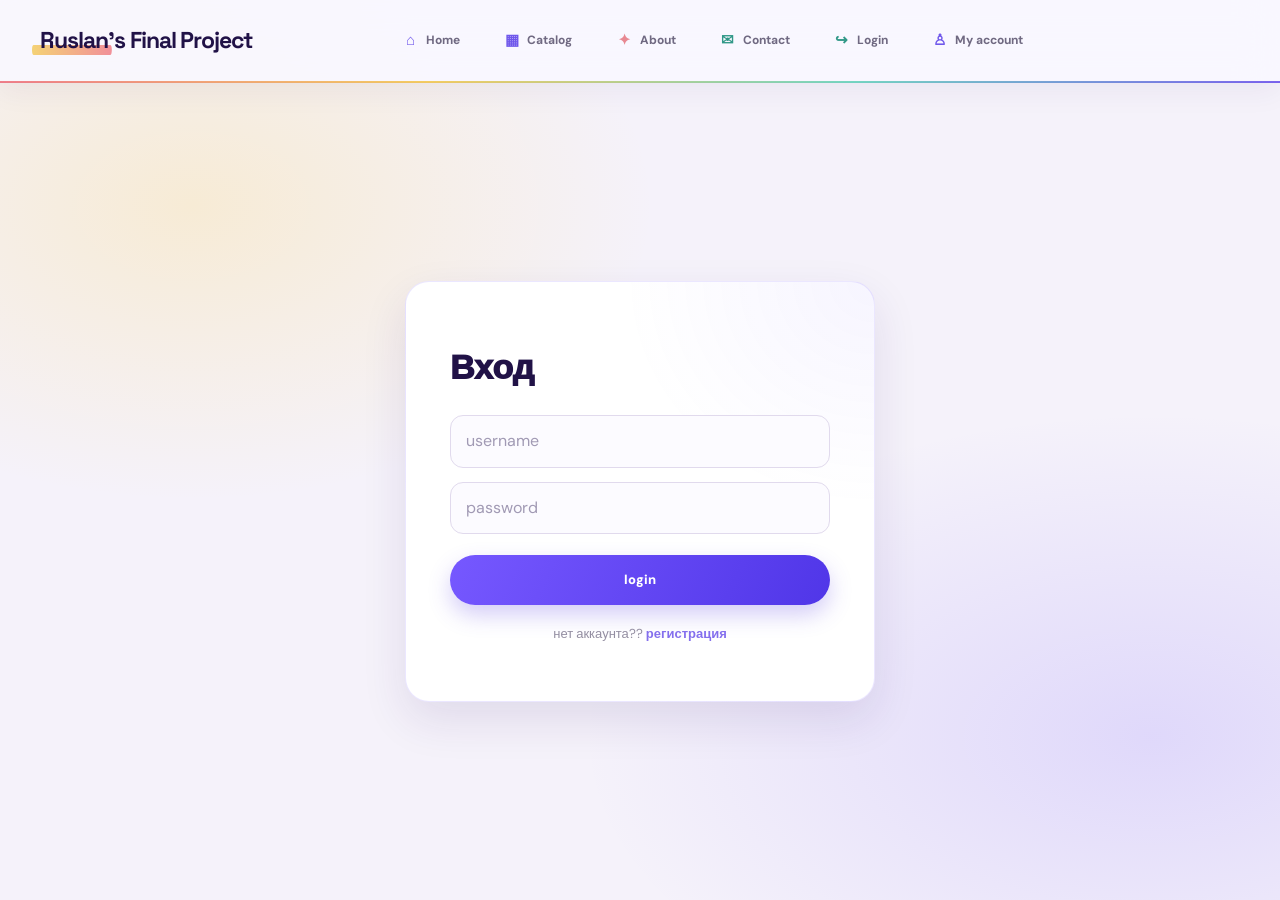
<file: account.html>
<!doctype html>
<html lang="ru">
  <head>
    <meta charset="UTF-8" />
    <meta name="viewport" content="width=device-width, initial-scale=1.0" />
    <title>Мой аккаунт</title>
    <link rel="stylesheet" href="FinalProject.css" />
  </head>

  <body class="account-page">
    <header class="header">
      <div class="container header_inner">
        <a href="index.html" class="logo">Ruslan's Final Project</a>

        <nav class="nav" aria-label="Main navigation">
          <a href="index.html" class="nav_link">Home</a>
          <a href="catalog.html" class="nav_link">Catalog</a>
          <a href="about.html" class="nav_link">About</a>
          <a href="Shop.html" class="nav_link">Contact</a>
          <a href="account.html" class="nav_link active" aria-current="page">My account</a>
        </nav>
        

        <div class="header_action">
          <a href="cart.html" class="cart-link" data-auth-cart>Cart</a>
        </div>
      </div>
    </header>

    <main class="account account-dashboard">
      <div class="container">
        <div class="account-heading">
          <div>
            <span class="eyebrow">ТВОЁ ПРОСТРАНСТВО</span>
            <h1>Мой аккаунт</h1>
            <p>Управляй профилем и возвращайся к покупкам в любой момент.</p>
          </div>
          <span class="account-heading-mark" aria-hidden="true">✦</span>
        </div>

        <div class="account-dashboard-grid">
          <section class="account-profile-panel" aria-labelledby="profile-heading">
            <div class="account-profile-banner">
              <span>RUSLAN'S FINAL PROJECT</span>
              <span class="account-profile-orbit" aria-hidden="true">✧</span>
            </div>
            <div class="account-profile-body">
              <div class="account-avatar" id="profile-avatar" aria-hidden="true">R</div>
              <div class="account-profile-title">
                <span class="account-status"><i aria-hidden="true"></i> Аккаунт активен</span>
                <h2 id="profile-heading">Твой профиль</h2>
                <p>Личная информация и данные для связи</p>
              </div>

              <div id="profile" class="account-profile-details" aria-live="polite">
                <p class="account-loading">Загружаем твой профиль...</p>
              </div>

              <button class="account-logout" type="button" onclick="logout()">
                <span aria-hidden="true">↪</span> Выйти из аккаунта
              </button>
            </div>
          </section>

          <aside class="account-quick-panel" aria-label="Быстрые действия">
            <span class="eyebrow">БЫСТРЫЙ ДОСТУП</span>
            <h2>Продолжим?</h2>
            <p>Твои следующие шаги — в одном месте.</p>

            <a class="account-shortcut account-shortcut-catalog" href="catalog.html">
              <span class="account-shortcut-icon" aria-hidden="true">▦</span>
              <span><strong>Открыть каталог</strong><small>Найти новое устройство</small></span>
              <span class="account-shortcut-arrow" aria-hidden="true">↗</span>
            </a>
            <a class="account-shortcut account-shortcut-cart" href="cart.html">
              <span class="account-shortcut-icon" aria-hidden="true">🛍</span>
              <span><strong>Моя корзина</strong><small>Посмотреть выбранное</small></span>
              <span class="account-shortcut-arrow" aria-hidden="true">↗</span>
            </a>
          </aside>
        </div>

        <section class="account-products-panel" aria-labelledby="account-products-heading">
          <div class="account-products-banner">
            <div>
              <span class="eyebrow">ТВОЯ КОЛЛЕКЦИЯ</span>
              <h2 id="account-products-heading">Мои товары</h2>
              <p>Только твои товары. Изменения сохраняются в FakeRESTApi и появляются в общем каталоге.</p>
            </div>
            <span class="account-products-mark" aria-hidden="true">✦</span>
          </div>

          <div class="account-products-insights" aria-label="Статистика моих товаров">
            <article class="account-products-insight account-products-insight-purple">
              <span class="account-insight-icon" aria-hidden="true">▦</span>
              <span><small>МОИ ТОВАРЫ</small><strong id="account-products-count">—</strong></span>
            </article>
            <article class="account-products-insight account-products-insight-mint">
              <span class="account-insight-icon" aria-hidden="true">◈</span>
              <span><small>КАТЕГОРИИ</small><strong id="account-products-categories-count">—</strong></span>
            </article>
            <article class="account-products-insight account-products-insight-yellow">
              <span class="account-insight-icon" aria-hidden="true">↗</span>
              <span><small>СРЕДНЯЯ ЦЕНА</small><strong id="account-products-average-price">—</strong></span>
            </article>
          </div>

          <div class="account-products-toolbar">
            <div>
              <strong>Твоя коллекция</strong>
              <span>Загружается с сервера и доступна в каталоге</span>
            </div>
            <div class="account-products-toolbar-actions">
              <button class="account-products-refresh" id="account-products-refresh" type="button" aria-label="Обновить список товаров">
                <span aria-hidden="true">⟳</span> Обновить
              </button>
              <button class="account-panel-logout" id="account-products-logout" type="button">
                <span aria-hidden="true">↪</span> Выйти
              </button>
              <button class="shop-create-toggle account-product-create" id="account-product-create" type="button" aria-expanded="false" aria-controls="account-product-form-panel">
                <span aria-hidden="true">＋</span> Создать товар
              </button>
            </div>
          </div>

          <div class="shop-product-form-panel account-product-form-panel" id="account-product-form-panel" hidden>
            <div class="shop-product-form-heading">
              <div>
                <span class="eyebrow">ДЕТАЛИ ТОВАРА</span>
                <h3 id="account-product-form-title">Создать товар</h3>
              </div>
              <button class="shop-form-close" id="account-product-cancel" type="button" aria-label="Отмена">×</button>
            </div>
            <form id="account-product-form" class="shop-product-form account-product-form">
              <label for="account-product-brand">Бренд</label>
              <input id="account-product-brand" name="brand" type="text" placeholder="Например, Sony" maxlength="120" required />

              <label for="account-product-model">Название / модель</label>
              <input id="account-product-model" name="model" type="text" placeholder="Например, WH-1000XM5" maxlength="120" required />

              <label for="account-product-price">Цена (AZN)</label>
              <input id="account-product-price" name="price" type="number" min="0.01" step="0.01" placeholder="299.99" required />

              <label for="account-product-category">Категория</label>
              <select id="account-product-category" name="categoryId" required disabled>
                <option value="">Загружаем категории...</option>
              </select>

              <label for="account-product-image">Ссылка на изображение <span>(необязательно)</span></label>
              <input id="account-product-image" name="imageUrl" type="url" placeholder="https://example.com/product.jpg" maxlength="1000" />

              <label for="account-product-description">Описание</label>
              <textarea id="account-product-description" name="description" rows="3" placeholder="Расскажи о товаре..." maxlength="1000"></textarea>

              <div class="shop-product-form-actions">
                <button class="shop-submit" id="account-product-save" type="submit">Создать товар <span aria-hidden="true">↗</span></button>
                <button class="shop-product-cancel" id="account-product-cancel-secondary" type="button">Отмена</button>
              </div>
              <p class="shop-form-status" id="account-product-form-status" role="status" aria-live="polite"></p>
            </form>
          </div>

          <p class="shop-form-status account-products-status" id="account-products-status" role="status" aria-live="polite"></p>
          <div class="account-products-search">
            <span aria-hidden="true">⌕</span>
            <input id="account-products-search" type="search" placeholder="Найти свой товар..." aria-label="Поиск по моим товарам" />
            <label class="visually-hidden" for="account-products-category-filter">Фильтр по категории</label>
            <select id="account-products-category-filter" aria-label="Фильтр по категории">
              <option value="">Все категории</option>
            </select>
          </div>
          <div class="shop-product-grid account-product-grid" id="account-product-list" aria-live="polite"></div>
          <p class="account-products-note">Коллекция загружается по токену авторизации. Редактировать и удалять можно только товары, доступные твоему аккаунту в API.</p>
        </section>

        <section class="profile-cart account-cart-panel" aria-labelledby="account-cart-heading">
          <div class="account-cart-heading">
            <div>
              <span class="eyebrow">СОХРАНЁННЫЙ ВЫБОР</span>
              <h2 id="account-cart-heading">Моя корзина</h2>
            </div>
            <a href="cart.html">Перейти к корзине <span aria-hidden="true">↗</span></a>
          </div>
          <div id="cart-container"></div>
        </section>
      </div>
    </main>

    <footer class="footer" id="login">
      <div class="container">
        <p>
          © 2026 Final Project. Все права защищены. Этот сайт создан для
          демонстрационных целей. Контактная почта: ruslaniqnatov@gmail.com.
          Время обновления: октябрь 2026. Конфиденциальность: мы не собираем
          личные данные, кроме случаев, когда вы сами их отправляете. Спасибо,
          что заглянули!.
        </p>
      </div>
    </footer>


    <script src="account.js"></script>
    <script src="account-products.js"></script>
    <script src="auth-ui.js"></script>
  </body>
</html>
</file>
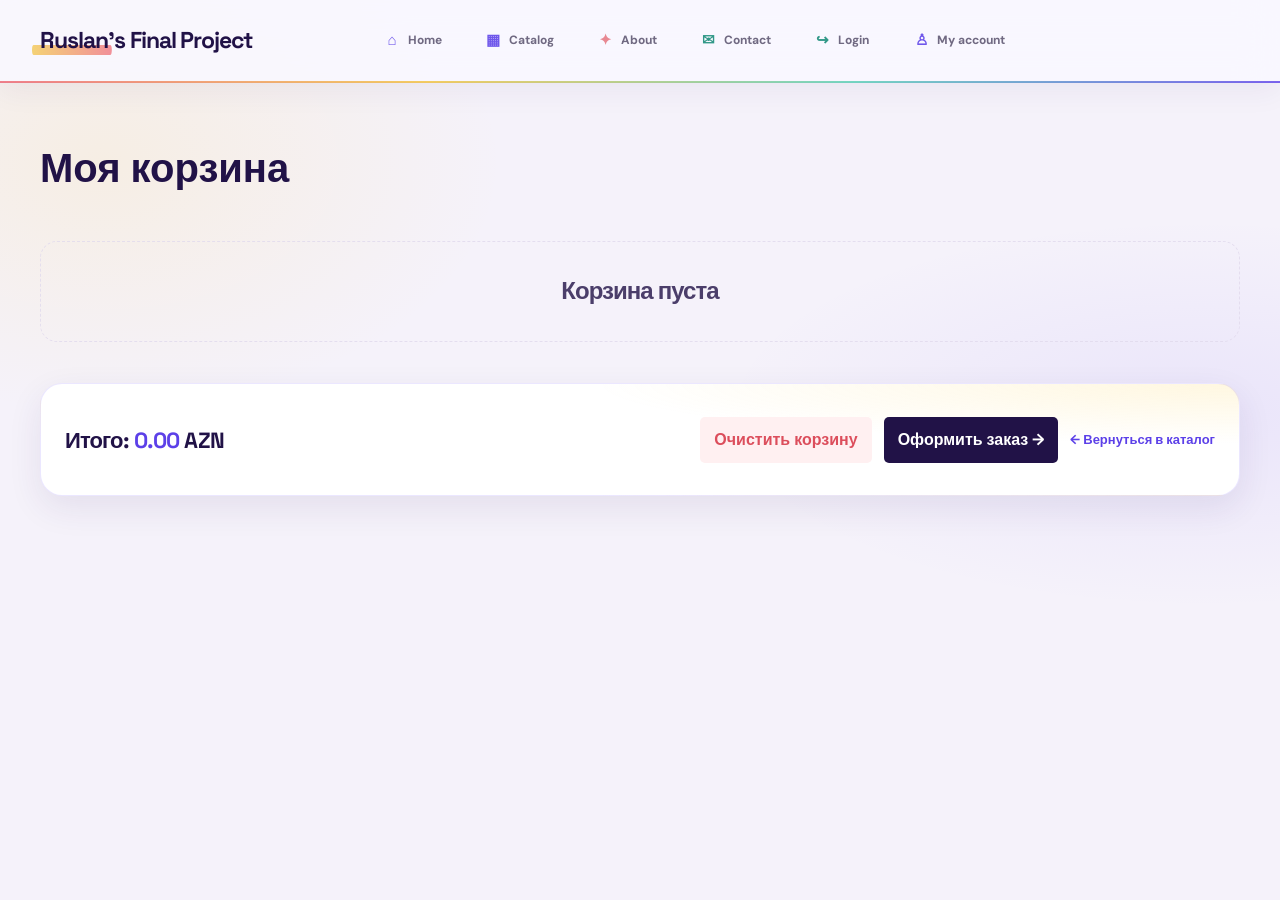
<file: cart.html>
<!doctype html>
<html lang="ru">
  <head>
    <meta charset="UTF-8" />
    <meta name="viewport" content="width=device-width, initial-scale=1.0" />
    <title>Корзина</title>
    <link rel="stylesheet" href="FinalProject.css" />
  </head>
  <body>
    <header class="header">
      <div class="container header_inner">
        <a href="index.html" class="logo">Ruslan's Final Project</a>

        <nav class="nav" aria-label="Main navigation">
          <a href="index.html" class="nav_link">Home</a>
          <a href="catalog.html" class="nav_link">Catalog</a>
          <a href="about.html" class="nav_link">About</a>
          <a href="Shop.html" class="nav_link">Contact</a>
          <a href="login.html" class="nav_link">Login</a>
          <a href="account.html" class="nav_link">My account</a>
        </nav>

        <a href="cart.html" class="cart-link" data-auth-cart>
          🛒 Cart <span id="cart-count">0</span>
        </a>
      </div>
    </header>

    <main class="container cart-page">
      <h1>Моя корзина</h1>

      <div id="cart-items"></div>

      <div class="cart-summary">
        <h2>Итого: <span id="cart-total">0.00</span> AZN</h2>
        <button class="clear-btn" onclick="clearCart()">
          Очистить корзину
        </button>
        <button type="button" onclick="window.location.href = 'payment.html'">
          Оформить заказ →
        </button>
        <a href="catalog.html" class="back-link"> ← Вернуться в каталог </a>
      </div>
    </main>

    <script src="cart.js"></script>
    <script src="auth-ui.js"></script>
  </body>
</html>
</file>
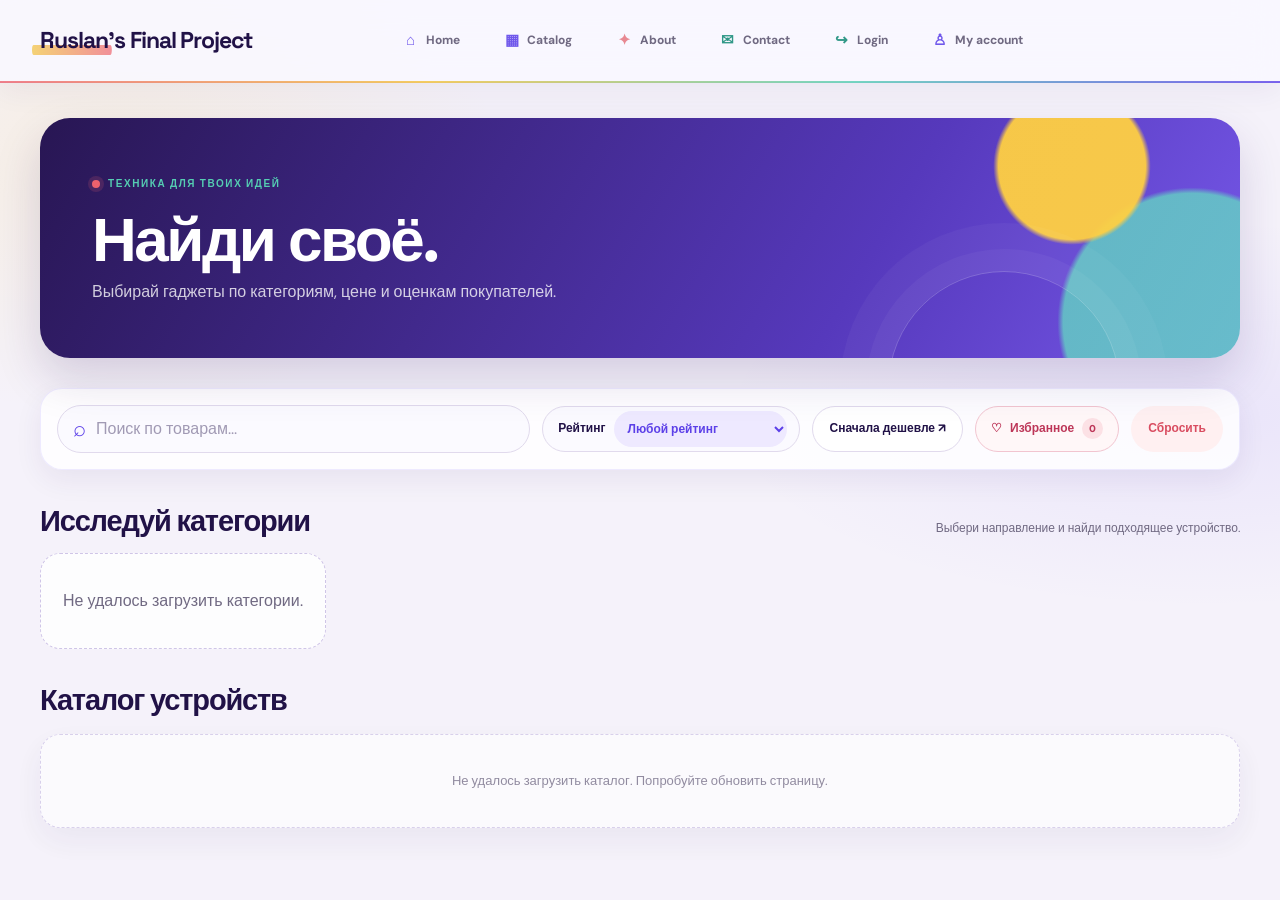
<file: catalog.html>
<!DOCTYPE html>
<html lang="ru">

<head>
    <meta charset="UTF-8">
    <meta name="viewport" content="width=device-width, initial-scale=1.0">
    <title>Каталог — Ruslan's Final Project</title>
    <link rel="stylesheet" href="FinalProject.css">
</head>

<body>
    <header class="header">
        <div class="container header_inner">
            <a href="index.html" class="logo">Ruslan's Final Project</a>
            <nav class="nav" aria-label="Main navigation">
                <a href="index.html" class="nav_link">Home</a>
                <a href="catalog.html" class="nav_link">Catalog</a>
                <a href="about.html" class="nav_link">About</a>
                <a href="Shop.html" class="nav_link">Contact</a>
                <a href="login.html" class="nav_link">Login</a>
                <a href="account.html" class="nav_link">My account</a>
            </nav>
            <div class="header_action">
                <a href="cart.html" class="cart-link" data-auth-cart>Cart</a>
            </div>
        </div>
    </header>
    <main class="container catalog-page">
        <section class="catalog-intro">
            <span class="eyebrow">ТЕХНИКА ДЛЯ ТВОИХ ИДЕЙ</span>
            <h1>Найди своё.</h1>
            <p>Выбирай гаджеты по категориям, цене и оценкам покупателей.</p>
        </section>

        <section class="catalog-controls" aria-label="Поиск и фильтры товаров">
            <label class="catalog-search">
                <span aria-hidden="true">⌕</span>
                <input type="search" placeholder="Поиск по товарам..." id="search" oninput="searchProducts()">
            </label>

            <label class="catalog-rating">
                <span>Рейтинг</span>
                <select id="rating-filter" onchange="filterByRating(this.value)" aria-label="Минимальный рейтинг">
                    <option value="0">Любой рейтинг</option>
                    <option value="4">★★★★☆ 4+ звезды</option>
                    <option value="3">★★★☆☆ 3+ звезды</option>
                    <option value="2">★★☆☆☆ 2+ звезды</option>
                    <option value="1">★☆☆☆☆ 1+ звезда</option>
                </select>
            </label>

            <button class="chip catalog-sort" type="button" onclick="sortByPrice()">Сначала дешевле ↗</button>
            <button class="catalog-favorites-toggle" id="favorites-toggle" type="button" aria-pressed="false">
                <span aria-hidden="true">♡</span> Избранное <span class="catalog-favorites-count" data-favorite-count>0</span>
            </button>
            <button class="catalog-reset" type="button" onclick="resetCatalogFilters()">Сбросить</button>
        </section>

        <section class="catalog-categories" aria-label="Категории товаров">
            <div class="catalog-section-heading">
                <h2>Исследуй категории</h2>
                <p>Выбери направление и найди подходящее устройство.</p>
            </div>
            <div id="categories"></div>
        </section>

        <div class="catalog-results">
            <h2>Каталог устройств</h2>
            <p id="catalog-count" aria-live="polite"></p>
        </div>
        <div class="products catalog-products" id="products" aria-live="polite"></div>
    </main>
    <script src="catalog.js"></script>
    <script src="auth-ui.js"></script>
</body>

</html>
</file>
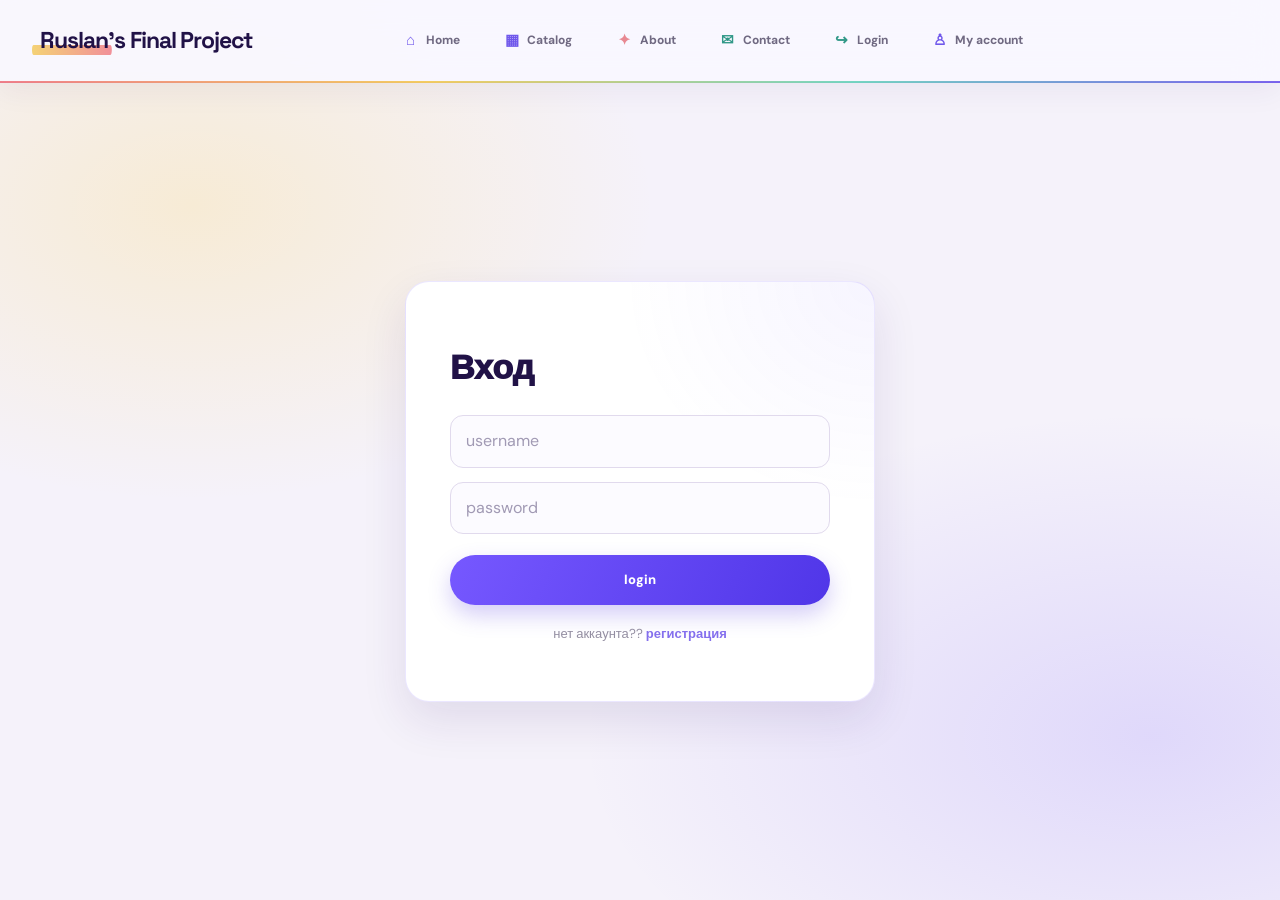
<file: login.html>
<!doctype html>
<html lang="ru">
  <head>
    <meta charset="UTF-8" />
    <meta name="viewport" content="width=device-width, initial-scale=1.0" />
    <title>Вход — Ruslan's Final Project</title>
    <link rel="stylesheet" href="FinalProject.css" />
  </head>
  <body>
    <header class="header">
      <div class="container header_inner">
        <a href="index.html" class="logo">Ruslan's Final Project</a>
        <nav class="nav" aria-label="Main navigation">
          <a href="index.html" class="nav_link">Home</a>
          <a href="catalog.html" class="nav_link">Catalog</a>
          <a href="about.html" class="nav_link">About</a>
          <a href="Shop.html" class="nav_link">Contact</a>
          <a href="login.html" class="nav_link">Login</a>
          <a href="account.html" class="nav_link">My account</a>
        </nav>
        <div class="header_action">
          <a href="cart.html" class="cart-link" data-auth-cart>Cart</a>
        </div>
      </div>
    </header>

    <main class="auth">
      <form class="form" onsubmit="login(event)">
        <h1>вход</h1>
        <input type="text" id="username" name="username" placeholder="username" autocomplete="username" required />
        <input type="password" id="password" name="password" placeholder="password" autocomplete="current-password" required />
        <button type="submit">login</button>
        <p>нет аккаунта?? <a href="register.html">регистрация</a></p>
      </form>
    </main>

    <script src="login.js"></script>
    <script src="auth-ui.js"></script>
  </body>
</html>
</file>
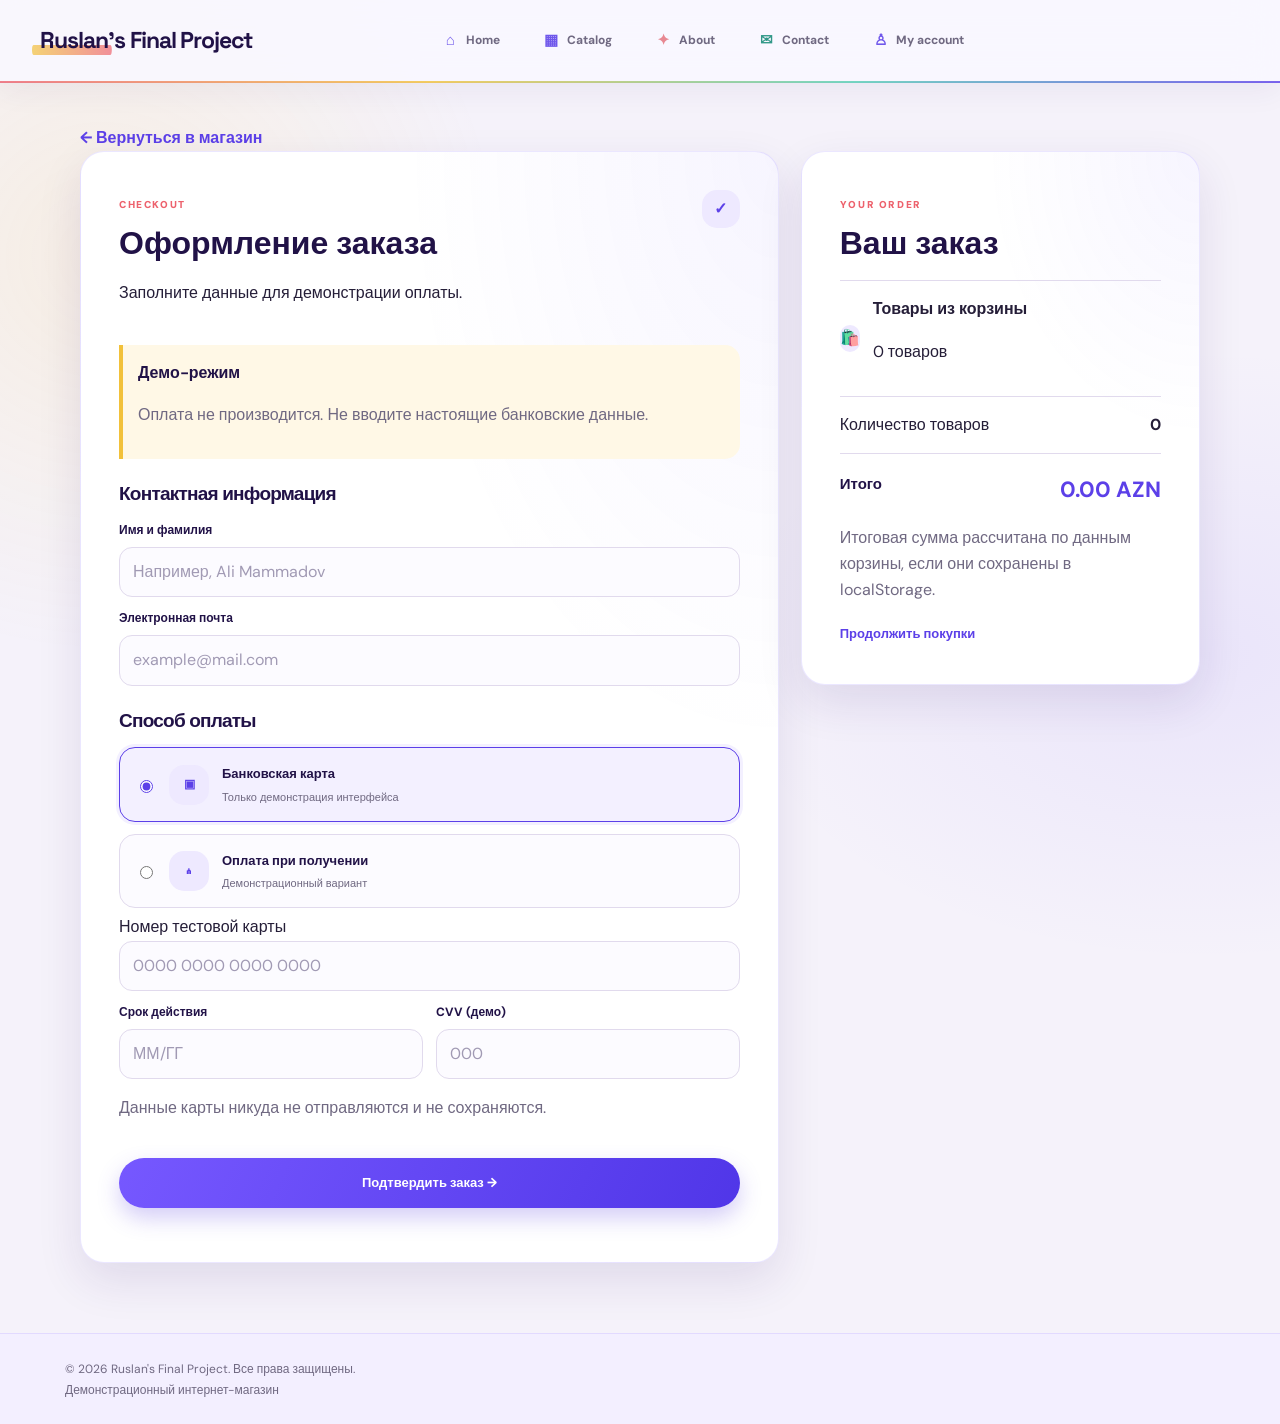
<file: payment.html>
<!doctype html>
<html lang="ru">
  <head>
    <meta charset="UTF-8" />
    <meta name="viewport" content="width=device-width, initial-scale=1.0" />
    <title>Оплата заказа</title>
    <link rel="stylesheet" href="FinalProject.css" />
  </head>
  <body>
    <header class="header">
      <div class="header-inner">
        <a href="index.html" class="logo">Ruslan's Final Project</a>

        <nav aria-label="Main navigation">
          <a href="index.html">Home</a>
          <a href="catalog.html">Catalog</a>
          <a href="about.html">About</a>
          <a href="Shop.html">Contact</a>
          <a href="account.html">My account</a>
        </nav>
        <div class="header_action">
          <a href="cart.html" class="cart-link" data-auth-cart>🛒 Cart</a>
        </div>
      </div>
    </header>

    <main class="payment-page">
      <a href="catalog.html" class="back-link"> ← Вернуться в магазин </a>

      <div class="payment-layout">
        <section class="payment-card">
          <div class="section-title">
            <div>
              <span class="small-title">CHECKOUT</span>
              <h1>Оформление заказа</h1>
              <p>Заполните данные для демонстрации оплаты.</p>
            </div>

            <div class="lock-icon">✓</div>
          </div>

          <div class="demo-notice">
            <strong>Демо-режим</strong>
            <p>
              Оплата не производится. Не вводите настоящие банковские данные.
            </p>
          </div>

          <form id="payment-form">
            <h2>Контактная информация</h2>

            <label for="fullname">Имя и фамилия</label>
            <input
              type="text"
              id="fullname"
              placeholder="Например, Ali Mammadov"
              required
            />

            <label for="email">Электронная почта</label>
            <input
              type="email"
              id="email"
              placeholder="example@mail.com"
              required
            />

            <h2 class="payment-heading">Способ оплаты</h2>

            <label class="method active">
              <input type="radio" name="payment" value="card" checked />
              <span class="method-icon">▣</span>
              <span>
                <strong>Банковская карта</strong>
                <small>Только демонстрация интерфейса</small>
              </span>
            </label>

            <label class="method">
              <input type="radio" name="payment" value="cash" />
              <span class="method-icon">₼</span>
              <span>
                <strong>Оплата при получении</strong>
                <small>Демонстрационный вариант</small>
              </span>
            </label>

            <div id="card-fields">
              <label for="card-number">Номер тестовой карты</label>
              <input
                type="text"
                id="card-number"
                placeholder="0000 0000 0000 0000"
                maxlength="19"
                inputmode="numeric"
              />

              <div class="input-row">
                <div>
                  <label for="expiry">Срок действия</label>
                  <input
                    type="text"
                    id="expiry"
                    placeholder="ММ/ГГ"
                    maxlength="5"
                    inputmode="numeric"
                  />
                </div>

                <div>
                  <label for="cvv">CVV (демо)</label>
                  <input
                    type="password"
                    id="cvv"
                    placeholder="000"
                    maxlength="3"
                    inputmode="numeric"
                  />
                </div>
              </div>

              <p class="security-note">
                Данные карты никуда не отправляются и не сохраняются.
              </p>
            </div>

            <button type="submit" class="pay-button">
              Подтвердить заказ →
            </button>

            <p id="payment-message" class="payment-message"></p>
          </form>
        </section>

        <aside class="order-card">
          <span class="small-title">YOUR ORDER</span>
          <h2>Ваш заказ</h2>

          <div class="order-product">
            <div class="product-icon">🛍️</div>
            <div>
              <strong>Товары из корзины</strong>
              <p id="product-count">0 товаров</p>
            </div>
          </div>

          <div class="price-line">
            <span>Количество товаров</span>
            <strong id="quantity">0</strong>
          </div>

          <div class="price-line total">
            <span>Итого</span>
            <strong id="total-price">0 AZN</strong>
          </div>

          <p class="order-note">
            Итоговая сумма рассчитана по данным корзины, если они сохранены в
            localStorage.
          </p>

          <a href="catalog.html" class="continue-link"> Продолжить покупки </a>
        </aside>
      </div>
    </main>

    <footer>
      <p>© 2026 Ruslan's Final Project. Все права защищены.</p>
      <span>Демонстрационный интернет-магазин</span>
    </footer>

    <script>
      const cart = JSON.parse(localStorage.getItem("cart")) || [];

      const quantity = cart.reduce(
        (sum, product) => sum + (Number(product.quantity) || 1),
        0,
      );

      const total = cart.reduce(
        (sum, product) =>
          sum + (Number(product.price) || 0) * (Number(product.quantity) || 1),
        0,
      );

      document.getElementById("quantity").textContent = quantity;
      document.getElementById("product-count").textContent =
        quantity +
        (quantity === 1
          ? " товар"
          : quantity >= 2 && quantity <= 4
            ? " товара"
            : " товаров");

      document.getElementById("total-price").textContent =
        total.toFixed(2) + " AZN";

      const paymentOptions = document.querySelectorAll('input[name="payment"]');

      const cardFields = document.getElementById("card-fields");

      paymentOptions.forEach((option) => {
        option.addEventListener("change", () => {
          cardFields.style.display =
            option.value === "card" && option.checked ? "block" : "none";

          document.querySelectorAll(".method").forEach((method) => {
            method.classList.toggle(
              "active",
              method.querySelector("input").checked,
            );
          });
        });
      });

      document
        .getElementById("payment-form")
        .addEventListener("submit", function (event) {
          event.preventDefault();

          document.getElementById("payment-message").textContent =
            "Демо: заказ оформлен для проверки интерфейса. Деньги не списаны.";

          document.getElementById("payment-message").className =
            "payment-message success";
        });
    </script>
    <script src="auth-ui.js"></script>
  </body>
</html>
</file>
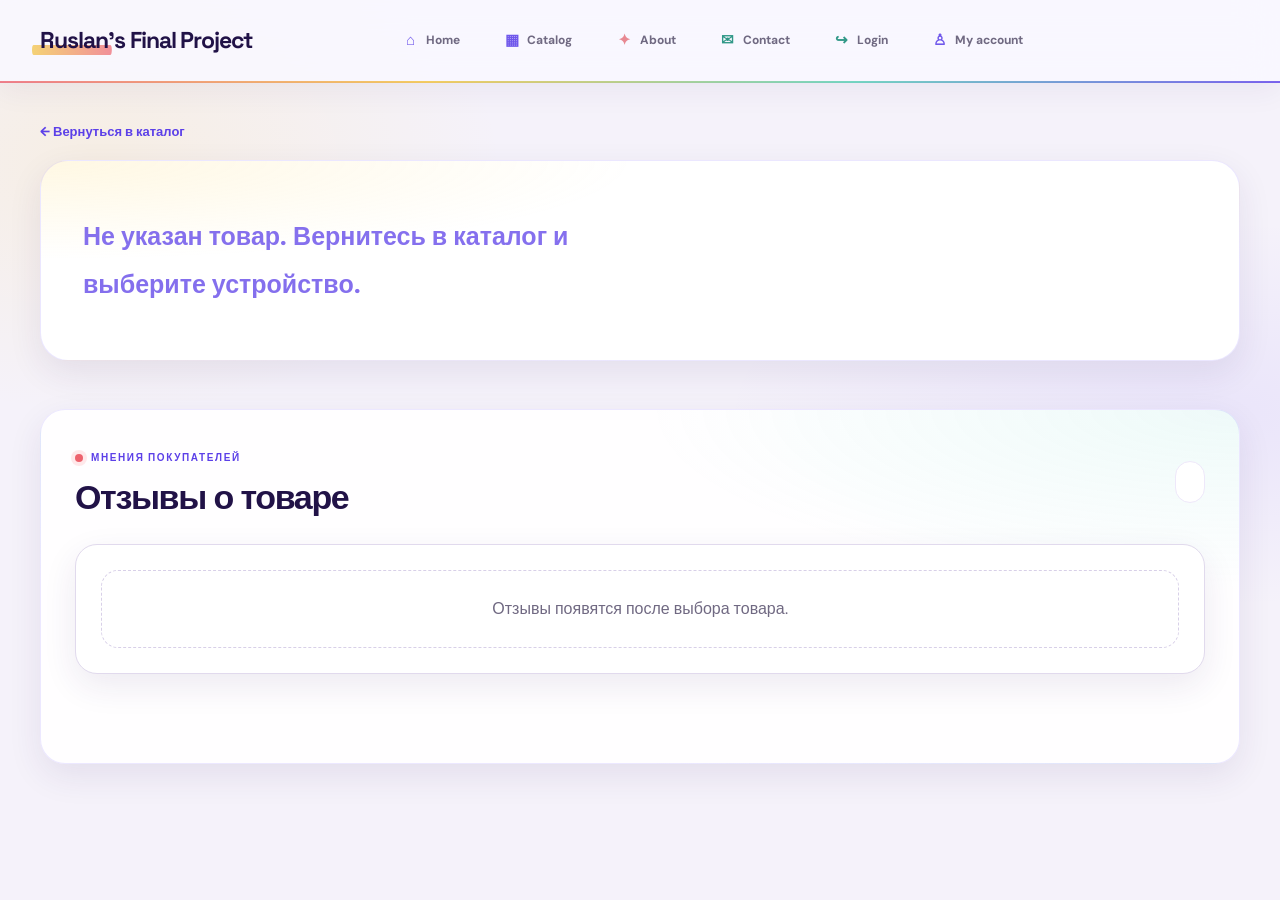
<file: product.html>
<!DOCTYPE html>
<html lang="ru">

<head>
    <meta charset="UTF-8">
    <meta name="viewport" content="width=device-width, initial-scale=1.0">
    <title>Товар — Ruslan's Final Project</title>
    <link rel="stylesheet" href="FinalProject.css">
</head>

<body>
    <header class="header">
        <div class="container header_inner">
            <a href="index.html" class="logo">Ruslan's Final Project</a>
            <nav class="nav" aria-label="Main navigation">
                <a href="index.html" class="nav_link">Home</a>
                <a href="catalog.html" class="nav_link">Catalog</a>
                <a href="about.html" class="nav_link">About</a>
                <a href="Shop.html" class="nav_link">Contact</a>
                <a href="#login" class="nav_link">Login</a>
                <a href="account.html" class="nav_link">My account</a>
            </nav>
            <div class="header_action">
                <a href="cart.html" class="cart-link" data-auth-cart>Cart</a>
            </div>
        </div>
    </header>
    <main class="container product-page">
        <a class="back-link product-back-link" href="catalog.html">← Вернуться в каталог</a>
        <div class="product" id="product" aria-live="polite" aria-busy="true"></div>

        <section class="product-reviews" aria-labelledby="reviews-heading">
            <div class="reviews-heading">
                <div>
                    <span class="eyebrow">МНЕНИЯ ПОКУПАТЕЛЕЙ</span>
                    <h2 id="reviews-heading">Отзывы о товаре</h2>
                </div>
                <div class="reviews-summary" id="reviews-summary" aria-live="polite"></div>
            </div>
            <div id="reviews" aria-live="polite" aria-busy="true">
                <p class="reviews-message">Загружаем отзывы...</p>
            </div>
        </section>
    </main>

<script src="product.js"></script>
<script src="auth-ui.js"></script>
</body>

</html>
</file>
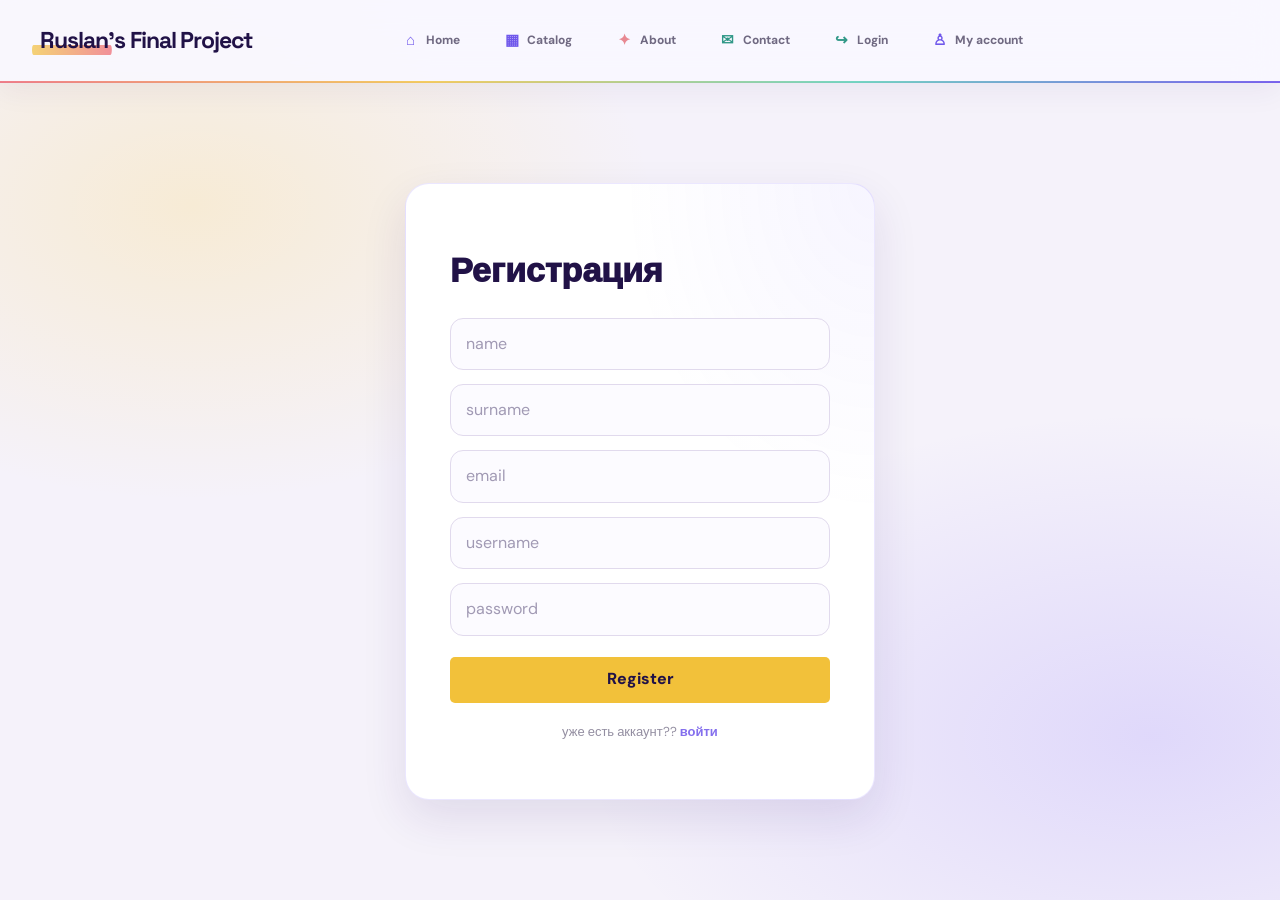
<file: register.html>
<!DOCTYPE html>
<html lang="ru">

<head>
    <meta charset="UTF-8">
    <meta name="viewport" content="width=device-width, initial-scale=1.0">
    <title>Регистрация — Ruslan's Final Project</title>
    <link rel="stylesheet" href="FinalProject.css">

</head>

<body>
    <header class="header">
        <div class="container header_inner">
            <a href="index.html" class="logo">Ruslan's Final Project</a>
            <nav class="nav" aria-label="Main navigation">
                <a href="index.html" class="nav_link">Home</a>
                <a href="catalog.html" class="nav_link">Catalog</a>
                <a href="about.html" class="nav_link">About</a>
                <a href="Shop.html" class="nav_link">Contact</a>
                <a href="login.html" class="nav_link">Login</a>
                <a href="account.html" class="nav_link">My account</a>
            </nav>
            <div class="header_action">
                <a href="cart.html" class="cart-link" data-auth-cart>Cart</a>
            </div>
        </div>
    </header>

    <main class="auth">
        <form class="form" onsubmit="register(event)">
            <h1>регистрация</h1>
            <input type="text" id="name" placeholder="name">
            <input type="text" id="surname" placeholder="surname">
            <input type="text" id="email" placeholder="email">
            <input type="text" id="username" placeholder="username">
            <input type="password" id="password" placeholder="password" autocomplete="new-password">
            <button>Register</button>
            <p>уже есть аккаунт?? <a href="login.html">войти</a></p>
        </form>
    </main>
    <script src="register.js"></script>
    <script src="auth-ui.js"></script>
</body>

</html>
</file>
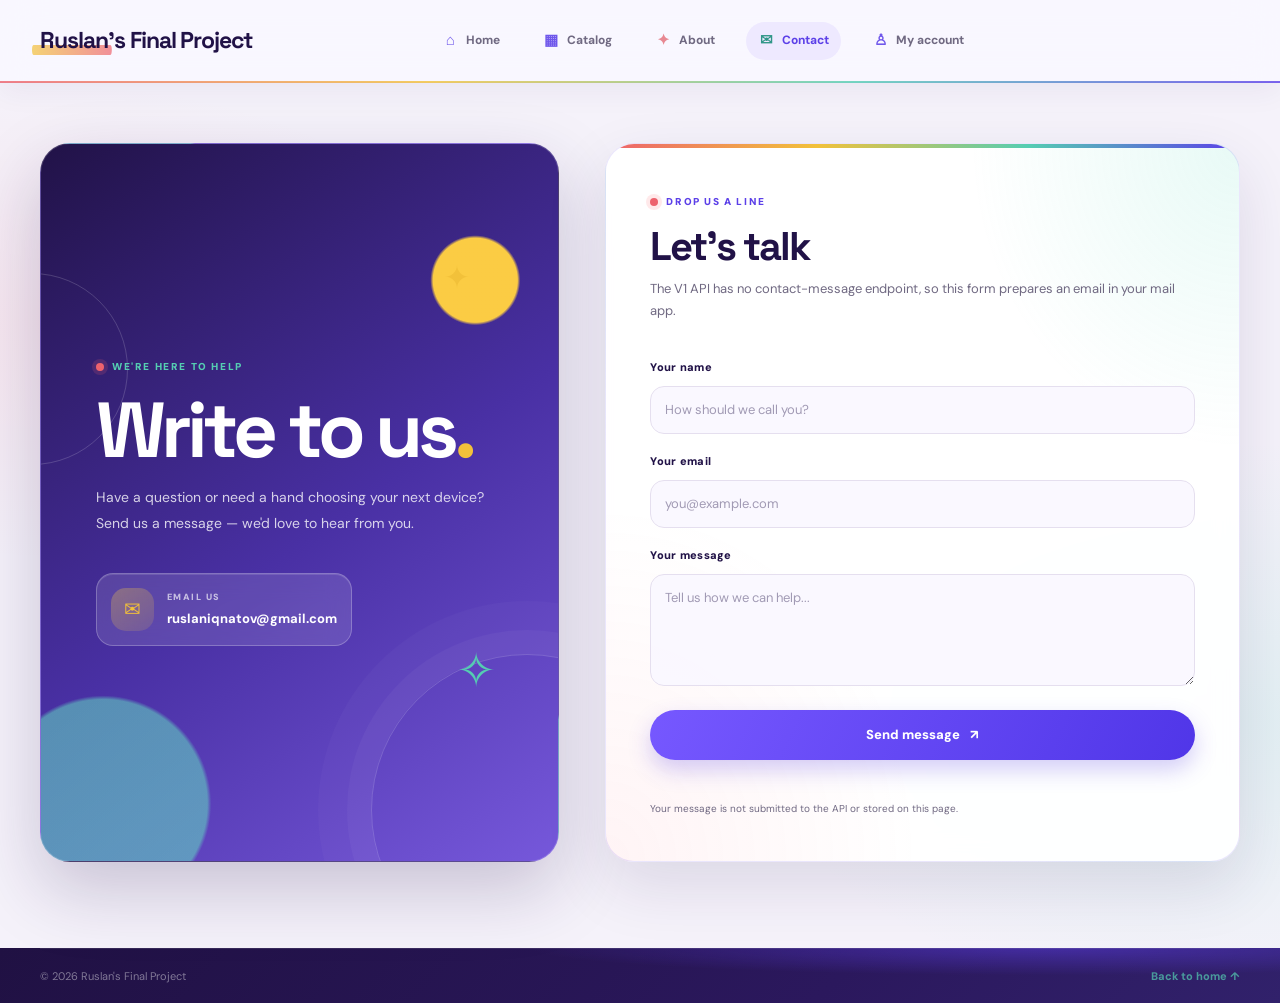
<file: Shop.html>
<!doctype html>
<html lang="en">
  <head>
    <meta charset="UTF-8" />
    <meta name="viewport" content="width=device-width, initial-scale=1.0" />
    <meta name="description" content="Get in touch with Ruslan's Final Project." />
    <title>Contact — Ruslan's Final Project</title>
    <link rel="stylesheet" href="FinalProject.css" />
  </head>
  <body class="shop-page">
    <header class="header">
      <div class="container header_inner">
        <a href="index.html" class="logo">Ruslan's Final Project</a>
        <nav class="nav" aria-label="Main navigation">
          <a href="index.html" class="nav_link">Home</a>
          <a href="catalog.html" class="nav_link">Catalog</a>
          <a href="about.html" class="nav_link">About</a>
          <a href="Shop.html" class="nav_link active" aria-current="page">Contact</a>
          <a href="account.html" class="nav_link">My account</a>
        </nav>
        <div class="header_action">
          <a href="cart.html" class="cart-link" data-auth-cart>🛒 Cart</a>
        </div>
      </div>
    </header>

    <main class="shop-main">
      <div class="container shop-layout">
        <section class="shop-intro">
          <span class="eyebrow">WE'RE HERE TO HELP</span>
          <h1>Write to us<span>.</span></h1>
          <p>Have a question or need a hand choosing your next device? Send us a message — we'd love to hear from you.</p>
          <div class="shop-contact-note">
            <span class="shop-contact-icon" aria-hidden="true">✉</span>
            <span>
              <small>EMAIL US</small>
              <a href="mailto:ruslaniqnatov@gmail.com">ruslaniqnatov@gmail.com</a>
            </span>
          </div>
          <div class="shop-decoration shop-decoration-one" aria-hidden="true">✦</div>
          <div class="shop-decoration shop-decoration-two" aria-hidden="true">✧</div>
        </section>

        <section class="shop-form-panel" aria-labelledby="shop-form-heading">
          <div class="shop-form-heading">
            <span class="eyebrow">DROP US A LINE</span>
            <h2 id="shop-form-heading">Let's talk</h2>
            <p>The V1 API has no contact-message endpoint, so this form prepares an email in your mail app.</p>
          </div>
          <form id="shop-contact-form" class="shop-form">
            <label for="shop-name">Your name</label>
            <input id="shop-name" name="name" type="text" placeholder="How should we call you?" autocomplete="name" required maxlength="100" />

            <label for="shop-email">Your email</label>
            <input id="shop-email" name="email" type="email" placeholder="you@example.com" autocomplete="email" required maxlength="254" />

            <label for="shop-message">Your message</label>
            <textarea id="shop-message" name="message" rows="4" placeholder="Tell us how we can help..." required maxlength="2000"></textarea>

            <button class="shop-submit" type="submit">Send message <span aria-hidden="true">↗</span></button>
            <p id="shop-form-status" class="shop-form-status" role="status" aria-live="polite"></p>
            <small class="shop-privacy-note">Your message is not submitted to the API or stored on this page.</small>
          </form>
        </section>
      </div>

    </main>

    <footer class="home-footer shop-footer">
      <div class="container">
        <div class="home-footer-bottom">
          <span>© 2026 Ruslan's Final Project</span>
          <a href="index.html">Back to home ↑</a>
        </div>
      </div>
    </footer>
    <script src="shop.js"></script>
    <script src="auth-ui.js"></script>
  </body>
</html>
</file>
<file: FinalProject.css>
@import url('https://fonts.googleapis.com/css2?family=DM+Sans:wght@400;500;600;700;800&family=Space+Grotesk:wght@500;600;700&display=swap');

/* ============================================
   FINAL PROJECT — ULTIMATE PREMIUM UI
   Existing colors preserved
   ============================================ */

:root {
  --navy: #14233b;
  --blue: #235db9;
  --yellow: #f4cb50;
  --background: #f4f6f9;
  --text: #1b2939;
  --muted: #68778a;
  --border: #dfe5ec;
  --white: #ffffff;
  --success: #256b4c;
  --fx-radius: 8px;
  --fx-radius-sm: 6px;
  --fx-speed: 280ms cubic-bezier(.2, .75, .25, 1);
  --fx-shadow: 0 8px 28px rgba(20, 35, 59, .07);
  --fx-shadow-hover: 0 18px 42px rgba(20, 35, 59, .13);
  --fx-border: 1px solid var(--border, #e2e8f2);
}

* {
  box-sizing: border-box;
}

html {
  scroll-behavior: smooth;
  scroll-padding-top: 100px;
}

body {
  margin: 0;
  min-height: 100vh;
  display: flex;
  flex-direction: column;
  font-family: 'DM Sans', sans-serif;
  color: var(--text);
  background: var(--background);
  line-height: 1.65;
  -webkit-font-smoothing: antialiased;
  text-rendering: optimizeLegibility;
}

h1,
h2,
h3,
h4 {
  font-family: 'Space Grotesk', sans-serif;
}

main {
  flex: 1;
}

img {
  max-width: 100%;
  display: block;
}

a {
  text-decoration: none;
}

button,
input,
textarea,
select {
  font: inherit;
}

button,
a {
  -webkit-tap-highlight-color: transparent;
}

button {
  cursor: pointer;
}

button:focus-visible,
a:focus-visible,
input:focus-visible,
select:focus-visible,
textarea:focus-visible {
  outline: 3px solid var(--blue, #1458d4);
  outline-offset: 4px;
}

::selection {
  background: var(--yellow, #ffd83d);
  color: var(--navy, #071a36);
}

/* HEADER */

.header {
  position: sticky;
  z-index: 1000;
  top: 0;
  border-bottom: var(--fx-border);
  background: color-mix(in srgb, white 90%, transparent);
  backdrop-filter: blur(18px);
  -webkit-backdrop-filter: blur(18px);
  box-shadow: 0 5px 25px rgba(0, 0, 0, .035);
}

.header_inner,
.header-inner {
  width: min(1200px, calc(100% - 40px));
  min-height: 80px;
  margin: auto;
  display: flex;
  align-items: center;
  justify-content: space-between;
  gap: 22px;
}

.logo {
  flex-shrink: 0;
  font-size: 30px;
  font-weight: 900;
  letter-spacing: -1.8px;
  transition: transform var(--fx-speed);
}

.logo:hover {
  transform: translateY(-2px);
}

.nav,
.header nav {
  display: flex;
  align-items: center;
  justify-content: center;
  gap: clamp(12px, 2vw, 27px);
}

.nav_link,
.header nav a {
  position: relative;
  display: inline-flex;
  align-items: center;
  gap: 7px;
  padding: 9px 0;
  font-size: 13px;
  font-weight: 700;
  white-space: nowrap;
  transition: color var(--fx-speed);
}

.nav_link::after,
.header nav a::after {
  position: absolute;
  right: 0;
  bottom: 2px;
  left: 0;
  height: 2px;
  content: "";
  background: var(--blue, #1458d4);
  border-radius: 5px;
  transform: scaleX(0);
  transform-origin: left;
  transition: transform var(--fx-speed);
}

.nav_link:hover::after,
.header nav a:hover::after {
  transform: scaleX(1);
}

.header_action {
  display: flex;
  align-items: center;
  gap: 10px;
}

.cart-link {
  display: inline-flex;
  align-items: center;
  justify-content: center;
  gap: 9px;
  min-height: 45px;
  padding: 0 18px;
  border: 1px solid transparent;
  border-radius: 13px;
  background: var(--yellow, #ffd83d);
  color: var(--navy, #071a36);
  font-size: 13px;
  font-weight: 850;
  box-shadow: 0 6px 16px rgba(0, 0, 0, .07);
  transition: all var(--fx-speed);
}

.cart-link:hover {
  transform: translateY(-3px);
  box-shadow: var(--fx-shadow-hover);
}

/* GLOBAL TITLES */

h1,
h2,
h3,
h4 {
  line-height: 1.2;
  letter-spacing: -.45px;
}

.section {
  padding: clamp(45px, 7vw, 82px) 0;
}

.section h1,
.section h2,
.section-heading h2 {
  font-size: clamp(28px, 4vw, 43px);
  font-weight: 850;
  letter-spacing: -1.3px;
}

.section h1::after,
.section h2::after {
  display: block;
  width: 55px;
  height: 5px;
  margin-top: 14px;
  content: "";
  background: var(--yellow, #ffd83d);
  border-radius: 20px;
}

.section-heading {
  display: flex;
  align-items: end;
  justify-content: space-between;
  gap: 20px;
  margin-bottom: 30px;
}

.section-description {
  max-width: 650px;
  margin-top: 12px;
  opacity: .75;
  line-height: 1.85;
}

/* BUTTON SYSTEM */

.btn,
button[type="submit"],
.checkout-btn,
.promo-button,
.pay-button {
  position: relative;
  display: inline-flex;
  align-items: center;
  justify-content: center;
  gap: 10px;
  min-height: 49px;
  padding: 13px 22px;
  overflow: hidden;
  border: 1px solid transparent;
  border-radius: 13px;
  background: var(--yellow, #ffd83d);
  color: var(--navy, #071a36);
  font-size: 13px;
  font-weight: 850;
  text-align: center;
  box-shadow: 0 7px 18px rgba(0, 0, 0, .06);
  transition: transform var(--fx-speed), box-shadow var(--fx-speed),
    filter var(--fx-speed);
}

.btn:hover,
button[type="submit"]:hover,
.checkout-btn:hover,
.promo-button:hover,
.pay-button:hover {
  transform: translateY(-3px);
  filter: brightness(.97);
  box-shadow: var(--fx-shadow-hover);
}

.btn:active,
button[type="submit"]:active,
.checkout-btn:active {
  transform: scale(.98);
}

.btn-secondary {
  background: var(--navy, #071a36);
  color: white;
}

/* HERO */

.hero {
  padding: clamp(25px, 5vw, 55px) 0;
}

.hero > .container > .btn {
  margin-bottom: 25px;
}

.image-banner {
  position: relative;
  overflow: hidden;
  border-radius: 25px;
  background: var(--navy, #071a36);
  box-shadow: var(--fx-shadow-hover);
}

.image-banner img {
  display: block;
  width: 100%;
  height: auto;
  max-height: 560px;
  object-fit: cover;
  transition: transform .7s ease;
}

.image-banner:hover img {
  transform: scale(1.025);
}

.home-hero {
  position: relative;
  overflow: hidden;
  padding: clamp(45px, 7vw, 85px) 0;
}

.hero-grid {
  display: grid;
  grid-template-columns: 1fr .9fr;
  align-items: center;
  gap: clamp(28px, 6vw, 80px);
}

.hero-content h1 {
  margin: 15px 0 20px;
  font-size: clamp(38px, 5.5vw, 70px);
  font-weight: 900;
  line-height: 1.04;
  letter-spacing: -2px;
}

.hero-content > p {
  max-width: 540px;
  opacity: .76;
  line-height: 1.9;
}

.hero-buttons {
  display: flex;
  flex-wrap: wrap;
  align-items: center;
  gap: 15px;
  margin-top: 27px;
}

.hero-visual {
  position: relative;
  min-width: 0;
}

.hero-image {
  height: clamp(280px, 38vw, 470px);
  overflow: hidden;
  border: 7px solid white;
  border-radius: 25px;
  box-shadow: var(--fx-shadow-hover);
  transform: rotate(1deg);
}

.hero-image img {
  width: 100%;
  height: 100%;
  object-fit: cover;
  transition: transform .6s ease;
}

.hero-image:hover img {
  transform: scale(1.04);
}

.hero-stats {
  display: flex;
  flex-wrap: wrap;
  gap: 25px;
  margin-top: 35px;
}

.hero-stats > div {
  display: grid;
  gap: 4px;
}

.hero-stats strong {
  font-size: 21px;
  font-weight: 900;
}

.hero-stats span {
  font-size: 11px;
  opacity: .7;
}

/* CATEGORY CARDS */

.category-grid {
  display: grid;
  grid-template-columns: repeat(3, minmax(0, 1fr));
  gap: 18px;
}

.category-card {
  position: relative;
  min-height: 210px;
  padding: 25px;
  overflow: hidden;
  border: 1px solid rgba(255, 255, 255, .25);
  border-radius: var(--fx-radius);
  transition: transform var(--fx-speed), box-shadow var(--fx-speed);
}

.category-card:hover {
  transform: translateY(-6px);
  box-shadow: var(--fx-shadow-hover);
}

.category-card h3 {
  margin-top: 38px;
  font-size: 23px;
  font-weight: 850;
}

.category-card p {
  margin-top: 8px;
  font-size: 12px;
  opacity: .78;
}

.category-emoji {
  position: absolute;
  top: 20px;
  right: 22px;
  font-size: 31px;
  transition: transform var(--fx-speed);
}

.category-card:hover .category-emoji {
  transform: rotate(-8deg) scale(1.12);
}

.category-arrow {
  position: absolute;
  right: 23px;
  bottom: 18px;
  font-size: 22px;
}

/* PROMO BANNER */

.promo-banner {
  position: relative;
  display: grid;
  grid-template-columns: 1fr .8fr;
  min-height: 310px;
  overflow: hidden;
  border-radius: 25px;
  box-shadow: var(--fx-shadow);
}

.promo-content {
  position: relative;
  z-index: 1;
  padding: clamp(25px, 5vw, 55px);
}

.promo-content h2 {
  margin: 15px 0;
  font-size: clamp(30px, 4.5vw, 49px);
  font-weight: 900;
}

.promo-content > p {
  max-width: 450px;
  opacity: .75;
  line-height: 1.85;
}

.promo-button {
  margin-top: 22px;
}

.promo-decoration {
  position: relative;
  display: grid;
  place-items: center;
}

.promo-symbol {
  font-size: clamp(70px, 12vw, 140px);
  font-weight: 900;
  transition: transform .5s ease;
}

.promo-banner:hover .promo-symbol {
  transform: rotate(-8deg) scale(1.08);
}

/* PRODUCT GRID */

.products {
  display: grid;
  grid-template-columns: repeat(auto-fit, minmax(min(100%, 225px), 1fr));
  align-items: stretch;
  gap: 22px;
}

.product-card,
.product,
.products > .card,
.products > div {
  position: relative;
  display: flex;
  min-width: 0;
  flex-direction: column;
  overflow: hidden;
  padding: 17px;
  border: var(--fx-border);
  border-radius: var(--fx-radius);
  background: white;
  box-shadow: var(--fx-shadow);
  transition: transform var(--fx-speed), box-shadow var(--fx-speed),
    border-color var(--fx-speed);
}

.product-card:hover,
.product:hover,
.products > .card:hover,
.products > div:hover {
  transform: translateY(-7px);
  box-shadow: var(--fx-shadow-hover);
}

.product img,
.product-card img,
.card_img,
.products > .card img {
  width: 100%;
  height: 220px;
  padding: 12px;
  border-radius: 14px;
  background: #f5f7fb;
  object-fit: contain;
  transition: transform .45s ease;
}

.product:hover img,
.product-card:hover img,
.products > .card:hover img {
  transform: scale(1.045);
}

.product h2,
.product h3,
.product-card h2,
.product-card h3,
.card_title {
  margin: 15px 0 8px;
  font-size: 16px;
  font-weight: 850;
}

.product p,
.product-card p {
  font-size: 13px;
  line-height: 1.75;
  opacity: .72;
}

.card_price,
.product-price,
.product .price {
  margin: 12px 0;
  font-size: 21px;
  font-weight: 900;
}

.product button,
.product-card button,
.card button,
.products button {
  min-height: 43px;
  padding: 10px 14px;
  border: 0;
  border-radius: 11px;
  background: var(--navy, #071a36);
  color: white;
  font-size: 12px;
  font-weight: 800;
  transition: transform var(--fx-speed), filter var(--fx-speed);
}

.product button:hover,
.product-card button:hover,
.card button:hover,
.products button:hover {
  transform: translateY(-2px);
  filter: brightness(1.18);
}

.products button + button {
  margin-top: 8px;
}

/* SEARCH AND FILTERS */

#search {
  width: min(100%, 480px);
  min-height: 50px;
  margin: 20px 10px 20px 0;
  padding: 12px 17px;
  border: var(--fx-border);
  border-radius: 14px;
  background: white;
  box-shadow: var(--fx-shadow);
}

#categories {
  display: flex;
  flex-wrap: wrap;
  gap: 10px;
  margin-bottom: 25px;
}

#categories button,
.chip {
  padding: 9px 15px;
  border: var(--fx-border);
  border-radius: 999px;
  background: white;
  font-size: 12px;
  font-weight: 800;
  transition: all var(--fx-speed);
}

#categories button:hover,
.chip:hover {
  transform: translateY(-2px);
}

/* PRODUCT DETAILS */

#product:not(:empty) {
  display: grid;
  grid-template-columns: minmax(0, 1fr) minmax(0, 1fr);
  align-items: center;
  gap: clamp(25px, 5vw, 65px);
  margin: 35px 0;
  padding: clamp(20px, 4vw, 42px);
  border: var(--fx-border);
  border-radius: 25px;
  background: white;
  box-shadow: var(--fx-shadow);
}

#product img {
  width: 100%;
  max-height: 440px;
  padding: 18px;
  border-radius: 17px;
  background: #f5f7fb;
  object-fit: contain;
}

#product h1,
#product h2 {
  margin-bottom: 16px;
  font-size: clamp(27px, 4vw, 40px);
  font-weight: 900;
}

#product p {
  margin: 10px 0;
  opacity: .75;
}

#product button {
  margin-top: 17px;
}

#reviews {
  margin: 25px 0 55px;
  padding: 25px;
  border: var(--fx-border);
  border-radius: var(--fx-radius);
  background: white;
  box-shadow: var(--fx-shadow);
}

/* AUTHENTICATION */

.auth {
  display: grid;
  min-height: 70vh;
  place-items: center;
  padding: 45px 20px;
}

.form {
  width: min(100%, 460px);
  padding: clamp(25px, 5vw, 43px);
  border: var(--fx-border);
  border-radius: 24px;
  background: white;
  box-shadow: var(--fx-shadow-hover);
  animation: fx-enter .5s ease both;
}

.form h1 {
  margin-bottom: 25px;
  font-size: clamp(28px, 4vw, 36px);
  font-weight: 900;
  letter-spacing: -1px;
}

.form input,
.form select,
.form textarea {
  display: block;
  width: 100%;
  min-height: 49px;
  margin-bottom: 14px;
  padding: 12px 15px;
  border: var(--fx-border);
  border-radius: 12px;
  background: #fafbfe;
  outline: none;
}

.form input:focus,
.form select:focus,
.form textarea:focus {
  border-color: var(--blue, #1458d4);
  box-shadow: 0 0 0 4px rgba(20, 88, 212, .1);
}

.form button {
  width: 100%;
  min-height: 49px;
  margin-top: 6px;
}

.form p {
  margin-top: 18px;
  font-size: 13px;
  text-align: center;
  opacity: .75;
}

.form p a {
  font-weight: 800;
}

.form .login-message {
  margin: -12px 0 18px;
  padding: 11px 13px;
  border: 1px solid #f0b8bf;
  border-radius: 11px;
  background: #fff2f3;
  color: #a72d3b;
  font-size: 13px;
  font-weight: 700;
  line-height: 1.5;
  text-align: left;
  opacity: 1;
}

.form button:disabled {
  cursor: wait;
  opacity: .7;
}

/* ACCOUNT */

.account-page,
.profile-page {
  min-height: 60vh;
  padding: 45px 0 65px;
}

.account-page h1,
.profile-page h1 {
  margin-bottom: 25px;
  font-size: clamp(30px, 4vw, 42px);
  font-weight: 900;
}

#account-info,
#profile-info,
.profile-card,
.account-section,
.profile-cart {
  margin-top: 20px;
  padding: clamp(18px, 3vw, 30px);
  border: var(--fx-border);
  border-radius: var(--fx-radius);
  background: white;
  box-shadow: var(--fx-shadow);
}

.profile-cart h2,
.account-section h2 {
  margin-bottom: 17px;
  font-size: 23px;
  font-weight: 900;
}

/* CART */

.cart-page {
  width: min(1150px, calc(100% - 40px));
  margin: auto;
  padding: 45px 0 70px;
}

.cart-page > h1 {
  margin-bottom: 28px;
  font-size: clamp(30px, 4vw, 43px);
  font-weight: 900;
}

#cart-items {
  display: grid;
  gap: 15px;
}

.cart-item {
  display: grid;
  grid-template-columns: 95px minmax(0, 1fr) auto auto;
  align-items: center;
  gap: 18px;
  padding: 16px;
  border: var(--fx-border);
  border-radius: 18px;
  background: white;
  box-shadow: var(--fx-shadow);
  transition: transform var(--fx-speed), box-shadow var(--fx-speed);
}

.cart-item:hover {
  transform: translateY(-2px);
  box-shadow: var(--fx-shadow-hover);
}

.cart-item img {
  width: 95px;
  height: 85px;
  padding: 7px;
  border-radius: 12px;
  background: #f5f7fb;
  object-fit: contain;
}

.cart-item h3 {
  font-size: 14px;
  font-weight: 850;
}

.cart-item p {
  margin-top: 5px;
  font-weight: 850;
}

.cart-item button {
  min-height: 38px;
  padding: 8px 12px;
  border: var(--fx-border);
  border-radius: 10px;
  background: white;
  font-size: 12px;
  font-weight: 800;
}

.cart-item button:hover {
  transform: translateY(-2px);
}

.cart-summary {
  display: flex;
  flex-wrap: wrap;
  align-items: center;
  justify-content: flex-end;
  gap: 12px;
  margin-top: 22px;
  padding: 22px;
  border: var(--fx-border);
  border-radius: 18px;
  background: white;
  box-shadow: var(--fx-shadow);
}

.cart-summary h2 {
  margin-right: auto;
  font-size: 22px;
  font-weight: 900;
}

#cart-items > h2,
#cart-items > p,
.empty-state {
  padding: 35px 20px;
  border: 1px dashed var(--border, #e2e8f2);
  border-radius: 17px;
  text-align: center;
  opacity: .8;
}

/* PAYMENT */

.payment-page {
  width: min(1120px, calc(100% - 40px));
  margin: auto;
  padding: 38px 0 70px;
}

.payment-layout {
  display: grid;
  grid-template-columns: minmax(0, 1.4fr) minmax(270px, .8fr);
  align-items: start;
  gap: 22px;
}

.payment-card,
.order-card {
  padding: clamp(22px, 4vw, 38px);
  border: var(--fx-border);
  border-radius: 22px;
  background: white;
  box-shadow: var(--fx-shadow);
}

.section-title h1,
.order-card h2 {
  margin: 7px 0 18px;
  font-size: clamp(25px, 3vw, 32px);
  font-weight: 900;
}

.demo-notice {
  margin-bottom: 22px;
  padding: 15px;
  border-left: 4px solid var(--yellow, #ffd83d);
  border-radius: 0 12px 12px 0;
}

.payment-card form > h2 {
  margin: 24px 0 15px;
  font-size: 19px;
  font-weight: 850;
}

.payment-card form > label,
.input-row label {
  display: block;
  margin: 12px 0 6px;
  font-size: 12px;
  font-weight: 800;
}

.payment-card input:not([type="radio"]),
.payment-card select {
  width: 100%;
  min-height: 47px;
  padding: 11px 13px;
  border: var(--fx-border);
  border-radius: 11px;
}

.method {
  display: flex;
  align-items: center;
  gap: 12px;
  margin: 10px 0;
  padding: 14px;
  border: var(--fx-border);
  border-radius: 13px;
  cursor: pointer;
  transition: border-color var(--fx-speed), transform var(--fx-speed);
}

.method:hover {
  transform: translateY(-2px);
}

.method:has(input:checked) {
  border-color: var(--blue, #1458d4);
}

.method-icon {
  display: grid;
  width: 40px;
  height: 40px;
  flex-shrink: 0;
  place-items: center;
  border-radius: 11px;
}

.input-row {
  display: grid;
  grid-template-columns: 1fr 1fr;
  gap: 13px;
}

.pay-button {
  width: 100%;
  margin-top: 20px;
}

.order-card {
  position: sticky;
  top: 100px;
}

.order-product {
  display: flex;
  align-items: center;
  gap: 13px;
  padding: 15px 0;
  border-top: var(--fx-border);
  border-bottom: var(--fx-border);
}

.order-product img {
  width: 55px;
  height: 55px;
  border-radius: 10px;
  object-fit: contain;
}

.price-line {
  display: flex;
  justify-content: space-between;
  gap: 15px;
  padding-top: 15px;
}

.price-line.total {
  margin-top: 15px;
  padding-top: 18px;
  border-top: var(--fx-border);
  font-size: 15px;
  font-weight: 900;
}

.price-line.total strong {
  font-size: 22px;
}

/* ABOUT PAGE */

.about-hero,
.about-story,
.about-approach {
  padding-top: clamp(48px, 7vw, 90px);
  padding-bottom: clamp(48px, 7vw, 90px);
}

.about-hero-grid,
.about-story-grid {
  display: grid;
  grid-template-columns: minmax(0, 1fr) minmax(0, .95fr);
  align-items: center;
  gap: clamp(30px, 6vw, 80px);
}

.about-hero-copy h1 {
  margin: 17px 0;
  font-size: clamp(40px, 5.5vw, 68px);
  font-weight: 900;
  line-height: 1.04;
  letter-spacing: -2px;
}

.about-hero-copy > p,
.about-story-copy p {
  line-height: 1.9;
  opacity: .76;
}

.about-hero-visual img,
.about-story-visual img {
  width: 100%;
  max-height: 500px;
  border-radius: 23px;
  object-fit: cover;
  box-shadow: var(--fx-shadow-hover);
  transition: transform .5s ease;
}

.about-hero-visual:hover img,
.about-story-visual:hover img {
  transform: translateY(-4px);
}

.about-hero-actions,
.about-last-call-inner {
  display: flex;
  flex-wrap: wrap;
  align-items: center;
  gap: 18px;
  margin-top: 25px;
}

.about-principles-grid,
.about-steps {
  display: grid;
  grid-template-columns: repeat(3, minmax(0, 1fr));
  gap: 22px;
}

.about-step {
  padding: 24px;
  border: var(--fx-border);
  border-radius: 17px;
  background: white;
  transition: transform var(--fx-speed), box-shadow var(--fx-speed);
}

.about-step:hover {
  transform: translateY(-5px);
  box-shadow: var(--fx-shadow-hover);
}

.about-step h3 {
  margin: 18px 0 10px;
  font-size: 19px;
  font-weight: 850;
}

.about-step p {
  font-size: 13px;
  line-height: 1.85;
  opacity: .75;
}

.about-last-call {
  padding: 45px 0;
}

.about-last-call-inner {
  justify-content: space-between;
  margin-top: 0;
}

.about-last-call h2 {
  margin-top: 8px;
  font-size: clamp(27px, 4vw, 39px);
  font-weight: 900;
}

/* FOOTER */

footer {
  margin-top: auto;
  padding: 24px max(20px, calc((100% - 1150px) / 2));
  border-top: var(--fx-border);
  font-size: 12px;
}

footer p {
  margin: 0;
  line-height: 1.9;
}

.home-footer {
  display: block;
  overflow: hidden;
  padding: 0;
  border: 0;
  background: var(--navy, #071a36);
  color: white;
}

.home-footer-main {
  display: grid;
  grid-template-columns: 1.5fr 1fr 1fr auto;
  gap: 30px;
  padding-top: 55px;
  padding-bottom: 45px;
}

.home-footer-logo {
  font-size: 34px;
  font-weight: 900;
  letter-spacing: -1.5px;
}

.home-footer-brand p {
  max-width: 340px;
  margin-top: 15px;
  opacity: .7;
  line-height: 1.9;
}

.home-footer-nav {
  display: flex;
  flex-direction: column;
  align-items: flex-start;
  gap: 12px;
}

.home-footer-nav h2 {
  margin-bottom: 6px;
  font-size: 15px;
}

.home-footer-nav a {
  font-size: 12px;
  opacity: .75;
  transition: opacity var(--fx-speed), transform var(--fx-speed);
}

.home-footer-nav a:hover {
  opacity: 1;
  transform: translateX(4px);
}

.home-footer-back {
  display: grid;
  width: 43px;
  height: 43px;
  place-items: center;
  border: 1px solid currentColor;
  border-radius: 50%;
  transition: transform var(--fx-speed);
}

.home-footer-back:hover {
  transform: translateY(-4px);
}

.home-footer-bottom {
  display: flex;
  flex-wrap: wrap;
  justify-content: space-between;
  gap: 12px;
  padding: 18px 0;
  border-top: 1px solid rgba(255, 255, 255, .15);
  font-size: 11px;
  opacity: .7;
}

/* TABLES */

table {
  width: 100%;
  border-collapse: collapse;
  overflow: hidden;
  border-radius: 13px;
  background: white;
}

th,
td {
  padding: 14px;
  border-bottom: var(--fx-border);
  text-align: left;
}

th {
  font-size: 12px;
  font-weight: 850;
}

td {
  font-size: 13px;
}

/* ANIMATIONS */

@keyframes fx-enter {
  from {
    opacity: 0;
    transform: translateY(14px);
  }

  to {
    opacity: 1;
    transform: translateY(0);
  }
}

.form,
#product:not(:empty) {
  animation: fx-enter .45s ease both;
}

/* TABLET */

@media (max-width: 900px) {
  .header_inner,
  .header-inner {
    gap: 13px;
  }

  .nav,
  .header nav {
    gap: 13px;
  }

  .nav_link,
  .header nav a {
    font-size: 11px;
  }

  .hero-grid,
  .about-hero-grid,
  .about-story-grid {
    gap: 28px;
  }

  .home-footer-main {
    grid-template-columns: 1fr 1fr;
  }

  .home-footer-brand {
    grid-column: 1 / -1;
  }

  .home-footer-back {
    display: none;
  }
}

/* MOBILE */

@media (max-width: 680px) {
  .header_inner,
  .header-inner {
    width: calc(100% - 30px);
    min-height: auto;
    flex-wrap: wrap;
    gap: 10px;
    padding: 12px 0;
  }

  .logo {
    font-size: 26px;
  }

  .nav,
  .header nav {
    order: 3;
    width: 100%;
    justify-content: space-between;
    gap: 13px;
    overflow-x: auto;
    scrollbar-width: none;
  }

  .nav::-webkit-scrollbar,
  .header nav::-webkit-scrollbar {
    display: none;
  }

  .nav_link,
  .header nav a {
    flex-shrink: 0;
    font-size: 11px;
  }

  .cart-link {
    min-height: 39px;
    padding: 0 12px;
  }

  .hero-grid,
  .about-hero-grid,
  .about-story-grid {
    grid-template-columns: 1fr;
  }

  .hero-content h1,
  .about-hero-copy h1 {
    font-size: clamp(38px, 10vw, 56px);
  }

  .hero-visual {
    width: 100%;
    max-width: 470px;
    margin: auto;
  }

  .hero-image {
    height: 310px;
  }

  .section-heading {
    align-items: flex-start;
  }

  .category-grid,
  .about-principles-grid,
  .about-steps {
    grid-template-columns: 1fr;
  }

  .category-card {
    min-height: 165px;
  }

  .promo-banner {
    grid-template-columns: 1fr;
  }

  .promo-decoration {
    min-height: 130px;
  }

  .products {
    grid-template-columns: repeat(2, minmax(0, 1fr));
    gap: 12px;
  }

  .product-card,
  .product,
  .products > .card,
  .products > div {
    padding: 11px;
    border-radius: 14px;
  }

  .product img,
  .product-card img,
  .card_img,
  .products > .card img {
    height: 145px;
    padding: 7px;
  }

  .product h2,
  .product h3,
  .product-card h2,
  .product-card h3,
  .card_title {
    font-size: 13px;
  }

  .product button,
  .product-card button,
  .products button {
    width: 100%;
    padding: 9px 6px;
    font-size: 10px;
  }

  #product:not(:empty) {
    grid-template-columns: 1fr;
    padding: 17px;
  }

  #product img {
    max-height: 300px;
  }

  .cart-page,
  .payment-page {
    width: calc(100% - 30px);
    padding-top: 28px;
  }

  .cart-item {
    grid-template-columns: 62px minmax(0, 1fr);
    gap: 11px;
    padding: 12px;
  }

  .cart-item img {
    width: 62px;
    height: 62px;
    grid-row: span 2;
  }

  .cart-item button {
    grid-column: 2;
    justify-self: start;
  }

  .cart-summary {
    justify-content: stretch;
    padding: 16px;
  }

  .cart-summary h2 {
    width: 100%;
    font-size: 19px;
  }

  .cart-summary button,
  .cart-summary .checkout-btn {
    flex: 1 1 100%;
  }

  .payment-layout {
    grid-template-columns: 1fr;
  }

  .order-card {
    position: static;
  }

  .input-row {
    grid-template-columns: 1fr;
    gap: 0;
  }

  .form,
  .payment-card,
  .order-card {
    padding: 23px 18px;
    border-radius: 17px;
  }

  .home-footer-main {
    grid-template-columns: 1fr 1fr;
    gap: 27px 18px;
    padding-top: 38px;
    padding-bottom: 30px;
  }

  .home-footer-brand {
    grid-column: 1 / -1;
  }

  .home-footer-bottom {
    flex-direction: column;
  }

  .about-hero,
  .about-story,
  .about-approach {
    padding-top: 45px;
    padding-bottom: 45px;
  }

  .about-hero-visual img,
  .about-story-visual img {
    max-height: 340px;
  }

  .about-last-call-inner {
    align-items: flex-start;
    flex-direction: column;
  }

  footer {
    padding: 20px 15px;
  }
}

@media (max-width: 380px) {
  .products {
    grid-template-columns: 1fr;
  }

  .hero-buttons,
  .about-hero-actions {
    align-items: flex-start;
    flex-direction: column;
  }

  .home-footer-main {
    grid-template-columns: 1fr;
  }

  .home-footer-brand {
    grid-column: auto;
  }
}

@media (prefers-reduced-motion: reduce) {
  *,
  *::before,
  *::after {
    scroll-behavior: auto !important;
    animation-duration: .01ms !important;
    transition-duration: .01ms !important;
  }
}

/* ==========================================
   FINAL PROJECT — SIGNATURE DESIGN UPGRADE
   Uses your existing colors
   ========================================== */

:root {
  --signature-radius: 22px;
  --signature-radius-sm: 14px;
  --signature-ease: cubic-bezier(.22, 1, .36, 1);
  --signature-speed: 320ms;
  --signature-shadow:
    0 2px 5px rgba(0, 0, 0, .025),
    0 12px 30px rgba(0, 0, 0, .055);
  --signature-shadow-hover:
    0 5px 12px rgba(0, 0, 0, .035),
    0 24px 55px rgba(0, 0, 0, .13);
}

/* Base */

html {
  scroll-behavior: smooth;
  scroll-padding-top: 110px;
}

body {
  min-height: 100vh;
  display: flex;
  flex-direction: column;
  -webkit-font-smoothing: antialiased;
}

main {
  flex: 1;
}

img {
  max-width: 100%;
}

a,
button,
input,
select,
textarea {
  -webkit-tap-highlight-color: transparent;
}

a,
button {
  transition:
    transform var(--signature-speed) var(--signature-ease),
    box-shadow var(--signature-speed) var(--signature-ease),
    background-color var(--signature-speed) ease,
    color var(--signature-speed) ease;
}

:focus-visible {
  outline: 3px solid var(--blue, #0755c9);
  outline-offset: 4px;
}

/* Header */

.header {
  position: sticky;
  z-index: 100;
  top: 0;
  background: rgba(255, 255, 255, .88);
  backdrop-filter: blur(20px) saturate(150%);
  -webkit-backdrop-filter: blur(20px) saturate(150%);
  border-bottom: 1px solid rgba(100, 116, 139, .14);
  box-shadow: 0 5px 25px rgba(0, 0, 0, .035);
}

.header_inner {
  min-height: 82px;
  gap: 24px;
}

.logo {
  position: relative;
  font-size: clamp(25px, 3vw, 34px);
  font-weight: 950;
  letter-spacing: -2px;
  isolation: isolate;
}

.logo::after {
  position: absolute;
  z-index: -1;
  right: -7px;
  bottom: 2px;
  left: -7px;
  height: 9px;
  border-radius: 5px;
  background: var(--yellow, #ffd500);
  opacity: .7;
  content: "";
  transform: scaleX(.35);
  transform-origin: left;
  transition: transform var(--signature-speed) var(--signature-ease);
}

.logo:hover::after {
  transform: scaleX(1);
}

.nav {
  gap: clamp(12px, 2.2vw, 30px);
}

.nav_link {
  position: relative;
  font-size: 13px;
  font-weight: 750;
}

.nav_link::after {
  position: absolute;
  right: 0;
  bottom: -5px;
  left: 0;
  height: 2px;
  content: "";
  border-radius: 5px;
  background: var(--blue, #0755c9);
  transform: scaleX(0);
  transform-origin: left;
  transition: transform var(--signature-speed) var(--signature-ease);
}

.nav_link:hover::after {
  transform: scaleX(1);
}

.cart-link {
  display: inline-flex;
  align-items: center;
  justify-content: center;
  gap: 9px;
  min-height: 46px;
  padding: 0 19px;
  border-radius: 14px;
  background: var(--yellow, #ffd500);
  font-size: 13px;
  font-weight: 850;
  box-shadow: 0 6px 0 rgba(0, 0, 0, .045);
}

.cart-link:hover {
  transform: translateY(-3px);
  box-shadow: 0 12px 25px rgba(0, 0, 0, .12);
}

/* Hero */

.hero {
  padding-top: clamp(28px, 5vw, 60px);
  padding-bottom: 30px;
}

.image-banner {
  position: relative;
  overflow: hidden;
  border-radius: clamp(16px, 3vw, 30px);
  box-shadow: var(--signature-shadow-hover);
  isolation: isolate;
}

.image-banner img {
  display: block;
  width: 100%;
  height: auto;
  max-height: 590px;
  object-fit: cover;
  transition: transform 900ms var(--signature-ease);
}

.image-banner:hover img {
  transform: scale(1.035);
}

/* Typography */

h1,
h2,
h3 {
  text-wrap: balance;
  letter-spacing: -.045em;
}

.section h1 {
  margin-bottom: 32px;
  font-size: clamp(30px, 4.5vw, 48px);
  font-weight: 950;
}

.section h1::after {
  display: block;
  width: 60px;
  height: 5px;
  margin-top: 17px;
  border-radius: 20px;
  background: var(--yellow, #ffd500);
  content: "";
}

.section {
  padding-top: clamp(45px, 7vw, 85px);
  padding-bottom: clamp(45px, 7vw, 85px);
}

/* Buttons */

.btn,
button[type="submit"],
.checkout-btn,
.promo-button,
.pay-button {
  position: relative;
  display: inline-flex;
  align-items: center;
  justify-content: center;
  gap: 10px;
  min-height: 49px;
  padding: 13px 22px;
  overflow: hidden;
  border: 1px solid transparent;
  border-radius: 14px;
  background: var(--yellow, #ffd500);
  font-size: 13px;
  font-weight: 850;
  box-shadow: 0 5px 0 rgba(0, 0, 0, .055);
  isolation: isolate;
}

.btn::before,
button[type="submit"]::before,
.checkout-btn::before {
  position: absolute;
  z-index: -1;
  inset: 0;
  content: "";
  background: rgba(255, 255, 255, .22);
  transform: translateX(-110%) skewX(-15deg);
  transition: transform 550ms var(--signature-ease);
}

.btn:hover::before,
button[type="submit"]:hover::before,
.checkout-btn:hover::before {
  transform: translateX(110%) skewX(-15deg);
}

.btn:hover,
button[type="submit"]:hover,
.checkout-btn:hover,
.pay-button:hover {
  transform: translateY(-3px);
  box-shadow: 0 12px 25px rgba(0, 0, 0, .13);
}

.btn:active,
button[type="submit"]:active,
.checkout-btn:active {
  transform: scale(.98);
}

/* Product cards */

.products {
  gap: 23px;
}

.products > *,
.product-card,
.product,
.products > .card {
  position: relative;
  display: flex;
  min-width: 0;
  flex-direction: column;
  overflow: hidden;
  padding: 16px;
  border: 1px solid rgba(120, 135, 155, .17);
  border-radius: var(--signature-radius);
  background: white;
  box-shadow: var(--signature-shadow);
  transition:
    transform 420ms var(--signature-ease),
    box-shadow 420ms var(--signature-ease),
    border-color 420ms ease;
}

.products > *:hover,
.product-card:hover,
.product:hover,
.products > .card:hover {
  z-index: 2;
  transform: translateY(-8px);
  border-color: rgba(100, 130, 180, .35);
  box-shadow: var(--signature-shadow-hover);
}

.products img,
.product-card img,
.product img,
.products > .card img {
  width: 100%;
  height: 230px;
  padding: 12px;
  border-radius: 15px;
  background: #f5f7fb;
  object-fit: contain;
  transition: transform 600ms var(--signature-ease);
}

.products > *:hover img,
.product-card:hover img,
.product:hover img {
  transform: scale(1.055);
}

.products h2,
.products h3,
.product-card h2,
.product-card h3,
.product h2,
.product h3 {
  margin: 15px 0 8px;
  font-size: 16px;
  font-weight: 850;
  line-height: 1.4;
}

.products p,
.product-card p,
.product p {
  font-size: 13px;
  line-height: 1.8;
  opacity: .75;
}

.products button,
.product-card button,
.product button {
  min-height: 43px;
  margin-top: auto;
  padding: 11px 14px;
  border: 0;
  border-radius: 12px;
  background: var(--blue, #0755c9);
  color: white;
  font-size: 12px;
  font-weight: 850;
  transition:
    transform var(--signature-speed) var(--signature-ease),
    filter var(--signature-speed) ease;
}

.products button:hover,
.product-card button:hover,
.product button:hover {
  transform: translateY(-2px);
  filter: brightness(1.12);
}

/* Search */

#search,
input,
select,
textarea {
  transition:
    border-color var(--signature-speed) ease,
    box-shadow var(--signature-speed) ease,
    background-color var(--signature-speed) ease;
}

#search {
  min-height: 50px;
  padding: 12px 17px;
  border-radius: 14px;
}

input:focus,
select:focus,
textarea:focus,
#search:focus {
  border-color: var(--blue, #0755c9);
  box-shadow: 0 0 0 4px rgba(7, 85, 201, .11);
  outline: none;
}

/* Product details */

#product:not(:empty) {
  display: grid;
  grid-template-columns: minmax(0, 1fr) minmax(0, 1fr);
  align-items: center;
  gap: clamp(25px, 5vw, 70px);
  padding: clamp(20px, 4vw, 45px);
  border: 1px solid rgba(120, 135, 155, .17);
  border-radius: 26px;
  background: white;
  box-shadow: var(--signature-shadow);
  animation: signature-enter .55s var(--signature-ease) both;
}

#product img {
  width: 100%;
  max-height: 450px;
  padding: 20px;
  border-radius: 18px;
  background: #f5f7fb;
  object-fit: contain;
}

#product h1,
#product h2 {
  font-size: clamp(27px, 4vw, 42px);
  font-weight: 950;
}

#product p {
  line-height: 1.9;
}

/* Login and registration */

.form {
  width: min(100%, 470px);
  margin: 40px auto;
  padding: clamp(25px, 5vw, 44px);
  border: 1px solid rgba(120, 135, 155, .2);
  border-radius: 25px;
  background: white;
  box-shadow: var(--signature-shadow-hover);
  animation: signature-enter .55s var(--signature-ease) both;
}

.form h1 {
  margin-bottom: 26px;
  font-size: clamp(28px, 4vw, 38px);
  font-weight: 950;
}

.form input,
.form select,
.form textarea {
  width: 100%;
  min-height: 49px;
  margin-bottom: 14px;
  padding: 12px 15px;
  border: 1px solid #e1e7f0;
  border-radius: 12px;
  background: #fafbfe;
}

.form button {
  width: 100%;
  margin-top: 7px;
}

.form p {
  margin-top: 18px;
  font-size: 13px;
  text-align: center;
}

/* Account and profile */

.profile-card,
.profile-cart,
.account-section,
#account-info,
#profile-info {
  margin-top: 20px;
  padding: clamp(20px, 4vw, 32px);
  border: 1px solid rgba(120, 135, 155, .18);
  border-radius: 21px;
  background: white;
  box-shadow: var(--signature-shadow);
}

.profile-cart h2,
.account-section h2 {
  margin-bottom: 20px;
  font-size: 24px;
  font-weight: 900;
}

/* Cart */

.cart-item {
  display: grid;
  grid-template-columns: 90px minmax(0, 1fr) auto;
  align-items: center;
  gap: 17px;
  margin-bottom: 14px;
  padding: 16px;
  border: 1px solid rgba(120, 135, 155, .18);
  border-radius: 19px;
  background: white;
  box-shadow: var(--signature-shadow);
  transition: transform var(--signature-speed) var(--signature-ease),
    box-shadow var(--signature-speed) ease;
}

.cart-item:hover {
  transform: translateY(-3px);
  box-shadow: var(--signature-shadow-hover);
}

.cart-item img {
  width: 90px;
  height: 85px;
  padding: 7px;
  border-radius: 13px;
  background: #f5f7fb;
  object-fit: contain;
}

.cart-item h3 {
  font-size: 15px;
  font-weight: 850;
}

.cart-item button {
  min-height: 39px;
  padding: 9px 13px;
  border: 1px solid #e2e8f0;
  border-radius: 11px;
  background: white;
  font-size: 12px;
  font-weight: 800;
}

.cart-item button:hover {
  transform: translateY(-2px);
}

.cart-summary {
  margin-top: 22px;
  padding: 24px;
  border: 1px solid rgba(120, 135, 155, .18);
  border-radius: 20px;
  background: white;
  box-shadow: var(--signature-shadow);
}

/* Payment */

.payment-card,
.order-card {
  padding: clamp(22px, 4vw, 38px);
  border: 1px solid rgba(120, 135, 155, .18);
  border-radius: 23px;
  background: white;
  box-shadow: var(--signature-shadow);
}

.method {
  display: flex;
  align-items: center;
  gap: 13px;
  margin: 10px 0;
  padding: 15px;
  border: 1px solid #e1e7f0;
  border-radius: 14px;
  transition: border-color var(--signature-speed) ease,
    transform var(--signature-speed) var(--signature-ease);
}

.method:hover {
  transform: translateY(-2px);
}

.method:has(input:checked) {
  border-color: var(--blue, #0755c9);
}

.pay-button {
  width: 100%;
  margin-top: 20px;
}

/* About */

.about-hero-visual img,
.about-story-visual img {
  width: 100%;
  border-radius: 24px;
  box-shadow: var(--signature-shadow-hover);
  transition: transform 600ms var(--signature-ease);
}

.about-hero-visual:hover img,
.about-story-visual:hover img {
  transform: translateY(-5px) scale(1.01);
}

.about-step {
  padding: 25px;
  border: 1px solid rgba(120, 135, 155, .18);
  border-radius: 19px;
  background: white;
  box-shadow: var(--signature-shadow);
  transition: transform var(--signature-speed) var(--signature-ease),
    box-shadow var(--signature-speed) ease;
}

.about-step:hover {
  transform: translateY(-5px);
  box-shadow: var(--signature-shadow-hover);
}

/* Footer */

footer {
  margin-top: auto;
}

.home-footer {
  padding: 0;
}

.home-footer-main {
  gap: clamp(20px, 4vw, 45px);
}

.home-footer-nav a {
  transition: transform var(--signature-speed) var(--signature-ease),
    opacity var(--signature-speed) ease;
}

.home-footer-nav a:hover {
  transform: translateX(5px);
  opacity: 1;
}

.home-footer-back {
  transition: transform var(--signature-speed) var(--signature-ease);
}

.home-footer-back:hover {
  transform: translateY(-4px);
}

/* Animations */

@keyframes signature-enter {
  from {
    opacity: 0;
    transform: translateY(18px);
  }

  to {
    opacity: 1;
    transform: translateY(0);
  }
}

/* Responsive */

@media (max-width: 900px) {
  .header_inner {
    gap: 14px;
  }

  .nav {
    gap: 13px;
  }

  .nav_link {
    font-size: 11px;
  }

  .products {
    gap: 15px;
  }
}

@media (max-width: 680px) {
  .header_inner {
    flex-wrap: wrap;
    gap: 10px;
    padding: 12px 0;
  }

  .nav {
    order: 3;
    width: 100%;
    justify-content: space-between;
    gap: 12px;
    overflow-x: auto;
    scrollbar-width: none;
  }

  .nav::-webkit-scrollbar {
    display: none;
  }

  .nav_link {
    flex-shrink: 0;
    font-size: 11px;
  }

  .hero {
    padding-top: 25px;
  }

  .section {
    padding-top: 42px;
    padding-bottom: 42px;
  }

  .products {
    grid-template-columns: repeat(2, minmax(0, 1fr));
    gap: 12px;
  }

  .products > *,
  .product-card,
  .product {
    padding: 10px;
    border-radius: 15px;
  }

  .products img,
  .product-card img,
  .product img {
    height: 145px;
    padding: 6px;
  }

  .products h2,
  .products h3,
  .product-card h2,
  .product-card h3,
  .product h2,
  .product h3 {
    font-size: 13px;
  }

  .products > *:hover,
  .product-card:hover,
  .product:hover {
    transform: translateY(-3px);
  }

  #product:not(:empty) {
    grid-template-columns: 1fr;
    padding: 18px;
  }

  #product img {
    max-height: 300px;
  }

  .cart-item {
    grid-template-columns: 65px minmax(0, 1fr);
    gap: 12px;
  }

  .cart-item img {
    width: 65px;
    height: 65px;
    grid-row: span 2;
  }

  .cart-item button {
    grid-column: 2;
    justify-self: start;
  }

  .form,
  .payment-card,
  .order-card {
    padding: 23px 18px;
    border-radius: 18px;
  }

  .home-footer-main {
    grid-template-columns: 1fr 1fr;
    gap: 25px 18px;
  }

  .home-footer-brand {
    grid-column: 1 / -1;
  }
}

@media (max-width: 380px) {
  .products {
    grid-template-columns: 1fr;
  }

  .home-footer-main {
    grid-template-columns: 1fr;
  }

  .home-footer-brand {
    grid-column: auto;
  }
}

@media (prefers-reduced-motion: reduce) {
  *,
  *::before,
  *::after {
    animation-duration: .01ms !important;
    transition-duration: .01ms !important;
    scroll-behavior: auto !important;
  }
}

/* Shared finishing layer */

html { background: var(--background); }
body { color: var(--text); background: var(--background); }
h1, h2, h3, h4 { letter-spacing: 0; text-wrap: balance; }
.container { width: min(1200px, calc(100% - 40px)); margin-inline: auto; }
.header_inner, .header-inner { width: min(1200px, calc(100% - 40px)); min-height: 78px; margin-inline: auto; }
.header nav a, .nav_link { color: var(--muted); }
.nav_link.active, .nav_link[aria-current="page"], .header nav a[aria-current="page"] { color: var(--blue); }
.nav_link.active::after, .nav_link[aria-current="page"]::after { transform: scaleX(1); }
.logo { color: var(--navy); font-family: 'Space Grotesk', sans-serif; font-size: 30px; letter-spacing: 0; }
.logo span, .home-footer-logo span { color: var(--blue); }
.cart-link { border-radius: 8px; background: var(--yellow); color: var(--navy); }
.cart-link:hover { background: var(--navy); color: var(--yellow); }
.btn, button[type="submit"], .checkout-btn, .promo-button, .pay-button { border-radius: 6px; color: var(--navy); }
.btn:hover, button[type="submit"]:hover, .checkout-btn:hover, .promo-button:hover, .pay-button:hover { filter: none; }
.section-heading h2, .section h1, .section h2 { font-size: 42px; letter-spacing: 0; }
.hero-content h1, .about-hero-copy h1 { font-size: 64px; letter-spacing: 0; }
.hero-visual { position: relative; min-width: 0; padding: 20px; }
.floating-card { position: absolute; z-index: 2; display: flex; align-items: center; gap: 11px; max-width: min(260px, 78%); padding: 12px 15px; border: 1px solid rgba(223, 229, 236, .9); border-radius: 6px; background: rgba(255, 255, 255, .97); color: var(--text); box-shadow: var(--fx-shadow); backdrop-filter: blur(10px); }
.floating-card-top { top: 12%; left: -2%; }
.floating-card-bottom { right: -2%; bottom: 12%; }
.floating-card strong, .floating-card small { display: block; }
.floating-card strong { color: var(--navy); font-size: 12px; }
.floating-card small { margin-top: 3px; color: var(--muted); font-size: 10px; }
.floating-icon { color: var(--blue); font-size: 18px; }
.floating-dot { width: 9px; height: 9px; flex: 0 0 auto; border-radius: 50%; background: var(--yellow); }
.hero-number { position: absolute; right: 22px; bottom: 0; color: var(--muted); font-size: 10px; font-weight: 700; }
.promo-content h2 { font-size: 48px; letter-spacing: 0; }
.promo-symbol { font-size: 120px; }
.form h1 { font-size: 34px; letter-spacing: 0; }
.cart-page > h1, .account h1, .account-page h1, .profile-page h1 { font-size: 40px; letter-spacing: 0; }
.section-title h1, .order-card h2 { font-size: 32px; letter-spacing: 0; }
.section-title { display: flex; align-items: flex-start; justify-content: space-between; gap: 20px; margin-bottom: 22px; }
.lock-icon { display: grid; width: 38px; height: 38px; flex: 0 0 auto; place-items: center; border-radius: 50%; background: #e8eef8; color: var(--blue); font-weight: 800; }
#product h1, #product h2 { font-size: 38px; letter-spacing: 0; }
.about-story-copy h2, .about-section-heading h2 { font-size: 44px; letter-spacing: 0; }
.about-last-call h2 { font-size: 38px; letter-spacing: 0; }
.about-hero-index { display: flex; align-items: center; gap: 10px; margin-top: 28px; color: var(--muted); font-size: 10px; font-weight: 800; }
.about-hero-index span { color: var(--blue); font-family: 'Space Grotesk', sans-serif; font-size: 19px; }
.about-hero-visual figcaption { display: flex; justify-content: space-between; flex-wrap: wrap; gap: 6px 14px; padding-top: 11px; color: var(--muted); font-size: 10px; }
.about-hero-visual figcaption span:last-child { font-weight: 700; }

/* Catalog and product detail */

.header + .container { padding-top: 30px; padding-bottom: 65px; }
#search { border: 1px solid var(--border); border-radius: 6px; background: white; color: var(--text); box-shadow: none; }
#search:focus { border-color: var(--blue); box-shadow: 0 0 0 3px rgba(35, 93, 185, .13); }
#categories button, .chip, .header + .container > button { min-height: 40px; padding: 9px 14px; border: 1px solid var(--border); border-radius: 6px; background: white; color: var(--text); font-size: 12px; font-weight: 700; transition: border-color var(--fx-speed), background var(--fx-speed), color var(--fx-speed), transform var(--fx-speed); }
#categories button:hover, .chip:hover, .header + .container > button:hover { border-color: var(--blue); background: var(--blue); color: white; transform: translateY(-2px); }
.products { gap: 18px; }
.product-card, .product, .products > .card, .products > div { border-color: var(--border); border-radius: 8px; box-shadow: var(--fx-shadow); }
.product-card:hover, .product:hover, .products > .card:hover, .products > div:hover { border-color: #b8c9df; box-shadow: var(--fx-shadow-hover); }
.product img, .product-card img, .card_img, .products > .card img { border-radius: 5px; background: #f2f5f9; }
.product h2, .product h3, .product-card h2, .product-card h3, .card_title, .products h2, .products h3 { color: var(--navy); font-family: 'Space Grotesk', sans-serif; letter-spacing: 0; }
.card_price, .product-price, .product .price { color: var(--blue); }
.products button, .product button, .product-card button, .card button { border-radius: 5px; background: var(--navy); color: white; }
.products button + button { margin-top: 8px; background: var(--yellow); color: var(--navy); }
#product:not(:empty) { border-color: var(--border); border-radius: 8px; box-shadow: var(--fx-shadow); }
#product img { border-radius: 6px; background: #f2f5f9; }
#product h1, #product h2 { color: var(--navy); }
#product p:first-of-type { color: var(--blue); font-size: 22px; font-weight: 800; }
#product p:not(:first-of-type) { color: var(--muted); }
#reviews { border-color: var(--border); border-radius: 8px; box-shadow: var(--fx-shadow); }

/* Account and forms */

.auth { background: radial-gradient(ellipse at 85% 12%, rgba(244, 203, 80, .18), transparent 32%), var(--background); }
.form, .payment-card, .order-card, .profile-card, .profile-cart, .account-section, #account-info, #profile-info { border-color: var(--border); border-radius: 8px; box-shadow: var(--fx-shadow); }
.form h1, .account h1, .account-page h1, .profile-page h1 { color: var(--navy); }
.form input, .form select, .form textarea, .payment-card input:not([type="radio"]), .payment-card select { border: 1px solid var(--border); border-radius: 5px; background: #fafbfd; color: var(--text); }
.form input:focus, .form select:focus, .form textarea:focus, .payment-card input:focus, .payment-card select:focus { border-color: var(--blue); box-shadow: 0 0 0 3px rgba(35, 93, 185, .13); }
.form button, .account button { min-height: 46px; border: 0; border-radius: 5px; background: var(--yellow); color: var(--navy); font-weight: 800; }
.form button:hover, .account button:hover { background: #e9bc37; transform: translateY(-2px); }
.form p a, .account a { color: var(--blue); }
.account { min-height: 60vh; padding: 48px 0 36px; }
.account > .container > p { color: var(--muted); }
#profile { margin-top: 22px; padding: 22px; border: 1px solid var(--border); border-radius: 8px; background: white; }
#profile p { display: flex; justify-content: space-between; gap: 20px; padding: 12px 0; border-bottom: 1px solid var(--border); color: var(--muted); }
#profile p:last-child { border-bottom: 0; }
#profile p span { color: var(--navy); font-weight: 700; }
.account > .container > button { margin-top: 18px; padding: 0 18px; }
.profile-cart { width: min(1200px, calc(100% - 40px)); margin: 0 auto 50px; padding: 24px; }
.profile-cart h2 { color: var(--navy); }
.cart-card { display: grid; grid-template-columns: 84px minmax(0, 1fr); gap: 16px; padding: 14px 0; border-top: 1px solid var(--border); }
.cart-card img { width: 84px; height: 84px; grid-row: span 2; border-radius: 6px; background: #f2f5f9; object-fit: contain; }
.cart-info h3 { color: var(--navy); }
.cart-info p { margin: 5px 0; color: var(--blue); font-weight: 800; }
.cart-info button { padding: 7px 12px; border: 1px solid var(--border); border-radius: 5px; background: white; color: var(--text); }
.cart-info button:hover { border-color: var(--blue); color: var(--blue); }

/* Cart and checkout */

.cart-item { grid-template-columns: 82px minmax(0, 1fr) auto auto auto auto auto; gap: 12px; border-color: var(--border); border-radius: 8px; box-shadow: none; }
.cart-item img { width: 82px; height: 76px; border-radius: 5px; background: #f2f5f9; }
.cart-item h3 { color: var(--navy); }
.cart-item p { color: var(--blue); white-space: nowrap; }
.cart-item button { min-width: 36px; min-height: 36px; padding: 6px 9px; border-radius: 5px; color: var(--text); }
.cart-item span { min-width: 20px; text-align: center; font-weight: 700; }
.cart-summary { border-color: var(--border); border-radius: 8px; box-shadow: none; }
.cart-summary h2 { color: var(--navy); }
.cart-summary button { min-height: 42px; padding: 10px 14px; border: 0; border-radius: 5px; background: var(--navy); color: white; font-weight: 700; }
.cart-summary .clear-btn { background: #f5e6e1; color: #823e2d; }
.cart-summary .back-link, .continue-link { color: var(--blue); font-size: 13px; font-weight: 700; }
.payment-page { width: min(1120px, calc(100% - 40px)); }
.payment-layout { grid-template-columns: minmax(0, 1.4fr) minmax(270px, .8fr); }
.payment-card, .order-card { border-color: var(--border); border-radius: 8px; }
.section-title h1, .order-card h2, .payment-card form > h2 { color: var(--navy); }
.small-title { color: var(--blue); font-size: 10px; font-weight: 800; letter-spacing: 1px; }
.demo-notice { border-left-color: var(--yellow); background: #fbf7e8; color: var(--text); }
.method { border-color: var(--border); border-radius: 6px; }
.payment-card form > label.method { display: flex; align-items: center; }
.method > span:last-child { display: block; min-width: 0; }
.method strong, .method small { display: block; }
.method strong { color: var(--navy); font-size: 13px; }
.method small { margin-top: 3px; color: var(--muted); font-size: 11px; font-weight: 500; }
.method:has(input:checked) { border-color: var(--blue); background: #f3f6fb; }
.method input { accent-color: var(--blue); }
.method-icon { background: #e9eff8; color: var(--blue); }
.pay-button { background: var(--yellow); }
.payment-message.success { color: var(--success); }
.order-card { top: 100px; }
.price-line.total { border-color: var(--border); color: var(--navy); }
.price-line.total strong { color: var(--blue); }

/* Shared footer */

footer:not(.home-footer) { color: var(--muted); }
.home-footer { background: var(--navy); color: white; }
.home-footer-logo { color: white; font-family: 'Space Grotesk', sans-serif; }
.home-footer-logo span { color: var(--yellow); }
.home-footer-nav a:hover { color: var(--yellow); }

@media (max-width: 900px) {
  .header_inner, .header-inner { gap: 12px; }
  .nav, .header nav { gap: 12px; }
  .nav_link, .header nav a { font-size: 11px; }
  .hero-content h1, .about-hero-copy h1 { font-size: 52px; }
  .payment-layout { grid-template-columns: minmax(0, 1.2fr) minmax(250px, .8fr); gap: 14px; }
  .cart-item { grid-template-columns: 70px minmax(100px, 1fr) auto auto auto auto auto; gap: 8px; }
  .cart-item img { width: 70px; height: 68px; }
}

@media (max-width: 680px) {
  .container, .header_inner, .header-inner { width: calc(100% - 30px); }
  .header_inner, .header-inner { min-height: 0; flex-wrap: wrap; padding: 12px 0; }
  .nav, .header nav { order: 3; width: 100%; justify-content: space-between; gap: 12px; overflow-x: auto; scrollbar-width: none; }
  .nav::-webkit-scrollbar, .header nav::-webkit-scrollbar { display: none; }
  .cart-link { min-height: 39px; padding: 0 12px; font-size: 11px; }
  .section-heading h2, .section h1, .section h2 { font-size: 32px; }
  .hero-content h1, .about-hero-copy h1 { font-size: 44px; }
  .hero-visual { padding: 14px; }
  .floating-card { gap: 8px; padding: 9px 11px; }
  .floating-card strong { font-size: 11px; }
  .floating-card small { font-size: 9px; }
  .floating-card-top { top: 10%; left: -1%; }
  .floating-card-bottom { right: -1%; bottom: 10%; }
  .promo-content h2 { font-size: 38px; }
  .promo-symbol { font-size: 90px; }
  .form h1 { font-size: 32px; }
  .cart-page > h1, .account h1, .account-page h1, .profile-page h1 { font-size: 34px; }
  .section-title h1, .order-card h2 { font-size: 28px; }
  #product h1, #product h2 { font-size: 32px; }
  .about-story-copy h2, .about-section-heading h2 { font-size: 36px; }
  .about-last-call h2 { font-size: 32px; }
  .header + .container { padding-top: 22px; }
  .header + .container > #search { width: 100%; margin-right: 0; }
  .products { grid-template-columns: repeat(2, minmax(0, 1fr)); gap: 12px; }
  .cart-page, .payment-page { width: calc(100% - 30px); padding-top: 25px; }
  .cart-item { grid-template-columns: 60px minmax(0, 1fr) auto auto; gap: 8px; padding: 11px; }
  .cart-item img { width: 60px; height: 60px; grid-column: 1; grid-row: 1 / span 2; }
  .cart-item h3 { grid-column: 2 / -1; grid-row: 1; }
  .cart-item p { grid-column: 2 / -1; grid-row: 2; margin: 0; }
  .cart-item button:nth-of-type(1) { grid-column: 2; grid-row: 3; }
  .cart-item span { grid-column: 3; grid-row: 3; }
  .cart-item button:nth-of-type(2) { grid-column: 4; grid-row: 3; }
  .cart-item button:nth-of-type(3) { grid-column: 2 / -1; grid-row: 4; justify-self: start; }
  .cart-summary { justify-content: flex-start; padding: 15px; }
  .cart-summary h2 { width: 100%; font-size: 19px; }
  .cart-summary button { flex: 1 1 auto; }
  .payment-layout { grid-template-columns: 1fr; }
  .order-card { position: static; }
  .input-row { grid-template-columns: 1fr; gap: 0; }
  .account { padding-top: 30px; }
  .profile-cart { width: calc(100% - 30px); padding: 16px; }
  .home-footer-main { grid-template-columns: 1fr 1fr; gap: 24px 16px; }
  .home-footer-brand { grid-column: 1 / -1; }
  .home-footer-back { display: none; }
  footer:not(.home-footer) { padding: 20px 15px; }
}

@media (max-width: 380px) {
  .products { grid-template-columns: 1fr; }
  .hero-content h1, .about-hero-copy h1 { font-size: 38px; }
  .hero-buttons, .about-hero-actions { align-items: flex-start; flex-direction: column; }
  .cart-item { grid-template-columns: 52px minmax(0, 1fr) auto auto; }
  .cart-item img { width: 52px; height: 52px; }
  .home-footer-main { grid-template-columns: 1fr 1fr; }
  .home-footer-bottom { flex-direction: column; }
}

@media (prefers-reduced-motion: reduce) {
  *, *::before, *::after { animation-duration: .01ms !important; transition-duration: .01ms !important; scroll-behavior: auto !important; }
}

/* COLOR STORY — vivid, playful storefront */

:root {
  --navy: #211247;
  --blue: #5c40e8;
  --yellow: #f2c13a;
  --background: #f5f2fa;
  --text: #251e38;
  --muted: #706982;
  --border: #e1daed;
  --white: #ffffff;
  --success: #148b72;
  --coral: #ed626d;
  --mint: #55cdb2;
  --lavender: #e7e1f7;
  --fx-radius: 22px;
  --fx-radius-sm: 14px;
  --fx-speed: 280ms cubic-bezier(.2, .75, .25, 1);
  --fx-shadow: 0 12px 34px rgba(52, 31, 105, .09);
  --fx-shadow-hover: 0 22px 48px rgba(52, 31, 105, .17);
  --fx-border: 1px solid var(--border);
}

html,
body {
  color: var(--text);
  background-color: var(--background);
}

body {
  background-image:
    radial-gradient(ellipse at 8% 18%, rgba(255, 207, 66, .12), transparent 25rem),
    radial-gradient(ellipse at 94% 46%, rgba(101, 70, 255, .08), transparent 30rem);
}

::selection {
  color: var(--navy);
  background: var(--yellow);
}

:focus-visible {
  outline-color: var(--coral);
}

.container,
.header_inner,
.header-inner {
  width: min(1200px, calc(100% - 48px));
}

.header {
  border-bottom: 1px solid rgba(101, 70, 255, .12);
  background: rgba(250, 248, 255, .86);
  box-shadow: 0 8px 30px rgba(52, 31, 105, .06);
}

.header::after {
  position: absolute;
  right: 0;
  bottom: -1px;
  left: 0;
  height: 2px;
  content: "";
  background: linear-gradient(90deg, var(--coral), var(--yellow), var(--mint), var(--blue));
  opacity: .8;
}

.header_inner,
.header-inner {
  min-height: 82px;
}

.logo {
  color: var(--navy);
  font-size: 32px;
  font-weight: 900;
  letter-spacing: -2px;
}

.logo::after {
  right: -8px;
  bottom: 5px;
  left: -8px;
  height: 10px;
  border-radius: 999px;
  background: linear-gradient(90deg, var(--yellow), var(--coral));
  opacity: .7;
}

.logo span,
.home-footer-logo span {
  color: var(--coral);
}

.nav,
.header nav {
  gap: clamp(8px, 1.5vw, 20px);
}

.nav_link,
.header nav a {
  padding: 9px 12px;
  border-radius: 999px;
  color: var(--muted);
  font-size: 12px;
  font-weight: 750;
  transition: color var(--fx-speed), background var(--fx-speed), transform var(--fx-speed);
}

.nav_link::after,
.header nav a::after {
  display: none;
}

.nav_link:hover,
.header nav a:hover {
  color: var(--blue);
  background: var(--lavender);
  transform: translateY(-1px);
}

.nav_link.active,
.nav_link[aria-current="page"],
.header nav a[aria-current="page"] {
  color: var(--blue);
  background: #eee9ff;
}

.cart-link {
  min-height: 45px;
  padding: 0 19px;
  border: 0;
  border-radius: 999px;
  background: linear-gradient(115deg, var(--yellow), #ffb95b);
  color: var(--navy);
  box-shadow: 0 8px 18px rgba(243, 166, 54, .25);
}

.cart-link:hover {
  background: linear-gradient(115deg, #ffd95f, var(--coral));
  color: var(--navy);
  transform: translateY(-3px) rotate(-1deg);
}

h1,
h2,
h3,
h4 {
  color: var(--navy);
  letter-spacing: -.04em;
}

.section {
  padding-top: clamp(55px, 7vw, 88px);
  padding-bottom: clamp(55px, 7vw, 88px);
}

.section h1::after,
.section h2::after {
  width: 64px;
  height: 6px;
  background: linear-gradient(90deg, var(--coral), var(--yellow));
}

.section-description {
  color: var(--muted);
  opacity: 1;
}

.eyebrow,
.hero-label,
.promo-label,
.footer-kicker,
.small-title {
  display: inline-flex;
  align-items: center;
  gap: 8px;
  color: var(--blue);
  font-size: 10px;
  font-weight: 900;
  letter-spacing: .16em;
}

.eyebrow::before,
.hero-label::before {
  width: 8px;
  height: 8px;
  border-radius: 50%;
  background: var(--coral);
  box-shadow: 0 0 0 4px rgba(255, 109, 118, .15);
  content: "";
}

.btn,
button[type="submit"],
.checkout-btn,
.promo-button,
.pay-button {
  min-height: 50px;
  padding: 13px 23px;
  border: 0;
  border-radius: 999px;
  background: linear-gradient(115deg, #7658ff, #5036e8);
  color: white;
  font-size: 13px;
  font-weight: 850;
  box-shadow: 0 10px 22px rgba(89, 61, 226, .26);
}

.btn:hover,
button[type="submit"]:hover,
.checkout-btn:hover,
.promo-button:hover,
.pay-button:hover {
  color: white;
  filter: saturate(1.2) brightness(1.08);
  transform: translateY(-3px);
  box-shadow: 0 15px 28px rgba(89, 61, 226, .32);
}

.btn-secondary {
  background: var(--navy);
  color: white;
}

.text-link,
.hero-secondary,
.about-text-link,
.back-link,
.continue-link {
  color: var(--blue);
  font-weight: 800;
}

.text-link:hover,
.hero-secondary:hover,
.about-text-link:hover,
.back-link:hover,
.continue-link:hover {
  color: var(--coral);
}

/* Home hero */

.home-hero {
  isolation: isolate;
  padding: clamp(55px, 8vw, 105px) 0 clamp(62px, 8vw, 95px);
  background:
    radial-gradient(ellipse at 85% 15%, rgba(134, 100, 255, .72), transparent 33%),
    radial-gradient(ellipse at 8% 100%, rgba(34, 196, 190, .2), transparent 35%),
    linear-gradient(125deg, #24134f 0%, #352078 52%, #4934a0 100%);
}

.home-hero::before,
.home-hero::after {
  position: absolute;
  z-index: -1;
  width: 250px;
  height: 250px;
  border: 1px solid rgba(255, 255, 255, .14);
  border-radius: 50%;
  content: "";
  pointer-events: none;
}

.home-hero::before {
  top: -130px;
  left: 46%;
  box-shadow: 0 0 0 30px rgba(255, 255, 255, .025), 0 0 0 65px rgba(255, 255, 255, .02);
}

.home-hero::after {
  right: 4%;
  bottom: -190px;
  width: 330px;
  height: 330px;
  border-color: rgba(99, 221, 194, .24);
  box-shadow: 0 0 0 30px rgba(99, 221, 194, .035), 0 0 0 65px rgba(99, 221, 194, .025);
}

.hero-content h1,
.about-hero-copy h1 {
  color: white;
  font-size: clamp(43px, 6vw, 76px);
  font-weight: 900;
  line-height: 1.02;
  letter-spacing: -.065em;
}

.hero-content h1 span {
  color: var(--yellow);
}

.hero-content > p {
  max-width: 510px;
  color: rgba(255, 255, 255, .76);
  opacity: 1;
}

.hero-label {
  color: var(--mint);
}

.hero-label::before {
  background: var(--mint);
  box-shadow: 0 0 0 4px rgba(99, 221, 194, .17);
}

.hero-buttons .btn {
  background: linear-gradient(110deg, var(--yellow), #ffa95a);
  color: var(--navy);
  box-shadow: 0 10px 24px rgba(255, 190, 62, .24);
}

.hero-buttons .btn:hover {
  color: var(--navy);
}

.hero-secondary {
  color: rgba(255, 255, 255, .84);
}

.hero-stats {
  gap: 12px;
}

.hero-stats > div {
  min-width: 125px;
  padding: 12px 15px;
  border: 1px solid rgba(255, 255, 255, .14);
  border-radius: 16px;
  background: rgba(255, 255, 255, .08);
  backdrop-filter: blur(10px);
}

.hero-stats strong {
  color: var(--yellow);
  font-family: 'Space Grotesk', sans-serif;
}

.hero-stats span {
  color: rgba(255, 255, 255, .75);
  opacity: 1;
}

.hero-visual {
  padding: 16px;
}

.hero-glow {
  position: absolute;
  inset: 12% 8%;
  border-radius: 50%;
  background: linear-gradient(135deg, rgba(255, 109, 118, .6), rgba(101, 70, 255, .45));
  filter: blur(55px);
}

.hero-image {
  position: relative;
  z-index: 1;
  height: clamp(290px, 39vw, 470px);
  border: 7px solid rgba(255, 255, 255, .88);
  border-radius: 30px 30px 80px 30px;
  box-shadow: 0 30px 70px rgba(7, 3, 31, .35);
  transform: rotate(2deg);
}

.floating-card {
  border: 1px solid rgba(255, 255, 255, .75);
  border-radius: 18px;
  box-shadow: 0 18px 42px rgba(27, 14, 66, .22);
}

.floating-icon {
  color: var(--coral);
}

.floating-dot {
  background: var(--mint);
  box-shadow: 0 0 0 5px rgba(99, 221, 194, .17);
}

.hero-number {
  color: rgba(255, 255, 255, .7);
}

/* Colorful home sections */

.category-section {
  padding: 60px 0 30px;
}

.category-card {
  min-height: 225px;
  padding: 27px;
  border: 0;
  border-radius: 24px;
  box-shadow: 0 15px 32px rgba(52, 31, 105, .12);
}

.category-blue {
  background: linear-gradient(140deg, #7155ff, #4a32cf);
  color: white;
}

.category-yellow {
  background: linear-gradient(140deg, #ffda61, #ffad55);
  color: #3e2857;
}

.category-dark {
  background: linear-gradient(140deg, #20bba9, #168d9b);
  color: white;
}

.category-card h3 {
  color: inherit;
  font-size: 25px;
}

.category-card p,
.category-number {
  color: inherit;
}

.category-number {
  font-weight: 800;
  opacity: .72;
}

.category-emoji {
  top: 23px;
  right: 24px;
  display: grid;
  width: 58px;
  height: 58px;
  place-items: center;
  border-radius: 19px;
  background: rgba(255, 255, 255, .2);
  font-size: 30px;
  backdrop-filter: blur(6px);
}

.category-arrow {
  display: grid;
  width: 36px;
  height: 36px;
  place-items: center;
  border: 1px solid rgba(255, 255, 255, .5);
  border-radius: 50%;
  background: rgba(255, 255, 255, .15);
}

.products-section {
  position: relative;
}

.products > *,
.product-card,
.product,
.products > .card,
.products > div {
  padding: 16px;
  border: 1px solid rgba(87, 62, 157, .1);
  border-radius: 22px;
  background:
    radial-gradient(ellipse at 100% 0%, rgba(101, 70, 255, .06), transparent 40%),
    white;
  box-shadow: 0 12px 32px rgba(52, 31, 105, .08);
}

.products > *:nth-child(4n + 2) {
  background:
    radial-gradient(ellipse at 100% 0%, rgba(255, 109, 118, .11), transparent 42%),
    white;
}

.products > *:nth-child(4n + 3) {
  background:
    radial-gradient(ellipse at 100% 0%, rgba(99, 221, 194, .16), transparent 42%),
    white;
}

.products > *:nth-child(4n + 4) {
  background:
    radial-gradient(ellipse at 100% 0%, rgba(255, 207, 66, .2), transparent 42%),
    white;
}

.products > *:hover,
.product-card:hover,
.product:hover,
.products > .card:hover,
.products > div:hover {
  border-color: rgba(101, 70, 255, .28);
  box-shadow: 0 24px 48px rgba(52, 31, 105, .16);
  transform: translateY(-8px);
}

.product img,
.product-card img,
.card_img,
.products > .card img {
  border-radius: 17px;
  background: linear-gradient(145deg, #f4f0ff, #f8f6fd);
}

.product h2,
.product h3,
.product-card h2,
.product-card h3,
.card_title,
.products h2,
.products h3 {
  color: var(--navy);
}

.card_price,
.product-price,
.product .price {
  color: var(--blue);
}

.products button,
.product button,
.product-card button,
.card button {
  border-radius: 999px;
  background: linear-gradient(110deg, var(--blue), #8067ff);
  box-shadow: 0 8px 18px rgba(101, 70, 255, .2);
}

.products button + button {
  background: linear-gradient(110deg, var(--coral), #ff9a76);
  color: white;
}

.promo-banner {
  min-height: 340px;
  border-radius: 30px;
  background:
    radial-gradient(ellipse at 95% 5%, rgba(255, 255, 255, .34), transparent 32%),
    linear-gradient(115deg, #ffbd54, #ff7c72 58%, #fc668b);
  box-shadow: 0 20px 45px rgba(226, 104, 103, .2);
}

.promo-content h2 {
  color: var(--navy);
}

.promo-content h2 span {
  color: white;
}

.promo-content > p {
  color: rgba(36, 19, 79, .76);
  opacity: 1;
}

.promo-label {
  color: var(--navy);
}

.promo-button {
  background: var(--navy);
  color: white;
}

.promo-button:hover {
  background: #37206f;
  color: white;
}

.promo-decoration {
  overflow: hidden;
}

.promo-circle {
  border: 1px solid rgba(255, 255, 255, .45);
  background: rgba(255, 255, 255, .18);
}

.promo-symbol {
  color: white;
  text-shadow: 0 14px 28px rgba(139, 55, 88, .18);
}

.promo-caption {
  color: rgba(255, 255, 255, .86);
}

.advantages-section {
  padding: 70px 0;
  background: linear-gradient(180deg, transparent, rgba(238, 233, 255, .7), transparent);
}

.advantage-card {
  padding: 25px;
  border: 1px solid rgba(101, 70, 255, .1);
  border-radius: 22px;
  background: rgba(255, 255, 255, .88);
  box-shadow: var(--fx-shadow);
  transition: transform var(--fx-speed), box-shadow var(--fx-speed);
}

.advantage-card:hover {
  transform: translateY(-6px);
  box-shadow: var(--fx-shadow-hover);
}

.advantage-icon {
  display: grid;
  width: 48px;
  height: 48px;
  place-items: center;
  border-radius: 16px;
  background: #eee9ff;
  color: var(--blue);
  font-size: 22px;
}

.advantage-card:nth-child(2) .advantage-icon {
  background: #fff0df;
  color: #e47a35;
}

.advantage-card:nth-child(3) .advantage-icon {
  background: #e0faf3;
  color: #168b78;
}

.bottom-cta {
  padding: 24px 0 72px;
}

.bottom-cta-inner {
  display: flex;
  align-items: center;
  justify-content: space-between;
  gap: 25px;
  padding: clamp(25px, 5vw, 48px);
  border-radius: 27px;
  background: linear-gradient(115deg, #24134f, #5033a5);
  color: white;
  box-shadow: 0 20px 45px rgba(52, 31, 105, .18);
}

.bottom-cta-copy h2,
.bottom-cta-copy p {
  color: white;
}

.bottom-cta-copy h2 {
  margin: 8px 0;
  font-size: clamp(28px, 4vw, 42px);
}

.bottom-cta-copy h2 span,
.footer-kicker {
  color: var(--yellow);
}

.bottom-cta-copy p {
  margin-bottom: 0;
  opacity: .75;
}

.bottom-cta-link,
.about-last-call-link {
  display: inline-flex;
  align-items: center;
  justify-content: center;
  gap: 10px;
  min-height: 48px;
  padding: 0 20px;
  border-radius: 999px;
  background: var(--yellow);
  color: var(--navy);
  font-size: 13px;
  font-weight: 850;
  white-space: nowrap;
  transition: transform var(--fx-speed), box-shadow var(--fx-speed);
}

.bottom-cta-link:hover,
.about-last-call-link:hover {
  color: var(--navy);
  box-shadow: 0 10px 24px rgba(255, 207, 66, .24);
  transform: translateY(-3px);
}

/* Catalog and product detail */

.header + .container {
  padding-top: 35px;
  padding-bottom: 70px;
}

#search {
  width: min(100%, 520px);
  min-height: 54px;
  padding: 13px 19px;
  border: 1px solid var(--border);
  border-radius: 999px;
  background: white;
  box-shadow: 0 8px 22px rgba(52, 31, 105, .06);
}

#search::placeholder,
input::placeholder,
textarea::placeholder {
  color: #a19ab4;
}

#search:focus,
.form input:focus,
.payment-card input:focus {
  border-color: var(--blue);
  box-shadow: 0 0 0 4px rgba(101, 70, 255, .13);
}

#categories {
  gap: 10px;
  margin: 4px 0 26px;
}

#categories button,
.chip,
.header + .container > button {
  min-height: 41px;
  padding: 9px 16px;
  border: 1px solid var(--border);
  border-radius: 999px;
  background: white;
  color: var(--navy);
  font-size: 12px;
  font-weight: 800;
  transition: border-color var(--fx-speed), background var(--fx-speed), color var(--fx-speed), transform var(--fx-speed);
}

#categories button:hover,
.chip:hover,
.header + .container > button:hover {
  border-color: var(--blue);
  background: var(--blue);
  color: white;
  transform: translateY(-2px);
}

#product:not(:empty) {
  margin: 38px 0 30px;
  border: 1px solid rgba(101, 70, 255, .13);
  border-radius: 28px;
  background:
    radial-gradient(ellipse at 5% 10%, rgba(255, 207, 66, .16), transparent 30%),
    white;
  box-shadow: var(--fx-shadow);
}

#product img {
  border-radius: 22px;
  background: linear-gradient(145deg, #f4f0ff, #fff5e7);
}

#product h1,
#product h2 {
  color: var(--navy);
}

#product p:first-of-type {
  color: var(--blue);
  font-size: 25px;
  font-weight: 900;
}

#product p:not(:first-of-type) {
  color: var(--muted);
}

#reviews {
  border: 1px solid var(--border);
  border-radius: 22px;
  background: white;
  box-shadow: var(--fx-shadow);
}

/* About */

.about-page {
  overflow: hidden;
}

.about-hero {
  position: relative;
  isolation: isolate;
  background:
    radial-gradient(ellipse at 95% 0%, rgba(255, 109, 118, .13), transparent 35%),
    radial-gradient(ellipse at 5% 100%, rgba(99, 221, 194, .15), transparent 35%);
}

.about-hero-copy h1 {
  color: var(--navy);
}

.about-hero-copy > p,
.about-story-copy p {
  color: var(--muted);
  opacity: 1;
}

.about-hero-visual img,
.about-story-visual img {
  border: 7px solid white;
  border-radius: 28px 28px 72px 28px;
  box-shadow: 0 22px 50px rgba(52, 31, 105, .16);
}

.about-hero-visual figcaption {
  color: var(--muted);
}

.about-hero-index {
  color: var(--muted);
}

.about-hero-index span {
  color: var(--coral);
}

.about-principles {
  padding: 24px 0;
  background: linear-gradient(100deg, #6546ff, #8067ff 52%, #4c39d5);
  color: white;
}

.about-principles-grid p {
  margin: 0;
  padding: 15px 18px;
  border-right: 1px solid rgba(255, 255, 255, .2);
  color: rgba(255, 255, 255, .86);
}

.about-principles-grid p:last-child {
  border-right: 0;
}

.about-principles-grid strong {
  color: var(--yellow);
}

.about-story {
  background: rgba(255, 255, 255, .45);
}

.about-photo-mark {
  color: var(--blue);
}

.about-steps {
  gap: 17px;
}

.about-step {
  border: 1px solid rgba(101, 70, 255, .11);
  border-radius: 21px;
  background:
    radial-gradient(ellipse at 100% 0%, rgba(101, 70, 255, .07), transparent 43%),
    white;
  box-shadow: var(--fx-shadow);
}

.about-step:nth-child(2) {
  background:
    radial-gradient(ellipse at 100% 0%, rgba(255, 109, 118, .12), transparent 43%),
    white;
}

.about-step:nth-child(3) {
  background:
    radial-gradient(ellipse at 100% 0%, rgba(99, 221, 194, .16), transparent 43%),
    white;
}

.about-step-number {
  display: inline-grid;
  width: 43px;
  height: 43px;
  place-items: center;
  border-radius: 15px;
  background: var(--lavender);
  color: var(--blue);
  font-weight: 900;
}

.about-step:nth-child(2) .about-step-number {
  background: #fff0ed;
  color: var(--coral);
}

.about-step:nth-child(3) .about-step-number {
  background: #e1f9f3;
  color: #168b78;
}

.about-last-call {
  background: linear-gradient(115deg, #24134f, #5033a5);
  color: white;
}

.about-last-call h2 {
  color: white;
}

.about-last-call .eyebrow {
  color: var(--mint);
}

/* Forms, account, cart and checkout */

.auth {
  position: relative;
  isolation: isolate;
  background:
    radial-gradient(ellipse at 15% 15%, rgba(255, 207, 66, .2), transparent 30%),
    radial-gradient(ellipse at 90% 80%, rgba(101, 70, 255, .15), transparent 35%),
    var(--background);
}

.form,
.payment-card,
.order-card,
.profile-card,
.profile-cart,
.account-section,
#account-info,
#profile-info {
  border: 1px solid rgba(101, 70, 255, .13);
  border-radius: 24px;
  background:
    radial-gradient(ellipse at 100% 0%, rgba(101, 70, 255, .055), transparent 38%),
    white;
  box-shadow: 0 18px 45px rgba(52, 31, 105, .11);
}

.form h1,
.account h1,
.account-page h1,
.profile-page h1 {
  color: var(--navy);
  text-transform: capitalize;
}

.form input,
.form select,
.form textarea,
.payment-card input:not([type="radio"]),
.payment-card select {
  border: 1px solid var(--border);
  border-radius: 13px;
  background: #fcfbff;
}

.form p {
  color: var(--muted);
}

.form p a {
  color: var(--blue);
}

.account {
  padding: 46px 0 24px;
}

.account > .container > p {
  color: var(--muted);
}

#profile,
.profile-cart {
  color: var(--text);
}

#profile p {
  margin: 0;
  padding: 13px 0;
  border-bottom: 1px solid var(--border);
}

#profile p:last-child {
  border-bottom: 0;
}

#profile span {
  color: var(--blue);
  font-weight: 800;
}

.account button,
.cart-item button {
  border: 1px solid rgba(101, 70, 255, .16);
  border-radius: 999px;
  background: #f2efff;
  color: var(--blue);
  font-weight: 800;
  transition: transform var(--fx-speed), background var(--fx-speed), color var(--fx-speed);
}

.account button:hover,
.cart-item button:hover {
  background: var(--blue);
  color: white;
  transform: translateY(-2px);
}

.cart-page > h1,
.section-title h1,
.order-card h2 {
  color: var(--navy);
}

.cart-item {
  border: 1px solid rgba(101, 70, 255, .12);
  border-radius: 20px;
  background: white;
  box-shadow: 0 10px 26px rgba(52, 31, 105, .07);
}

.cart-item img {
  border-radius: 15px;
  background: linear-gradient(145deg, #f4f0ff, #fff5e7);
}

.cart-item h3 {
  color: var(--navy);
}

.cart-item p {
  color: var(--blue);
}

.cart-item span {
  display: inline-grid;
  min-width: 34px;
  min-height: 34px;
  place-items: center;
  border-radius: 50%;
  background: #eee9ff;
  color: var(--navy);
  font-weight: 850;
}

.cart-item button:nth-of-type(3) {
  border-color: rgba(255, 109, 118, .22);
  background: #fff0f1;
  color: #dc4e5c;
}

.cart-item button:nth-of-type(3):hover {
  background: var(--coral);
  color: white;
}

.cart-summary {
  border: 1px solid rgba(101, 70, 255, .13);
  border-radius: 22px;
  background:
    radial-gradient(ellipse at 100% 0%, rgba(255, 207, 66, .16), transparent 38%),
    white;
  box-shadow: var(--fx-shadow);
}

.cart-summary h2 {
  color: var(--navy);
}

.cart-summary h2 span {
  color: var(--blue);
}

.clear-btn {
  background: #fff0f1 !important;
  color: #dc4e5c !important;
}

.clear-btn:hover {
  background: var(--coral) !important;
  color: white !important;
}

.payment-page {
  padding-top: 42px;
}

.payment-card,
.order-card {
  border-radius: 24px;
}

.small-title {
  color: var(--coral);
}

.lock-icon,
.method-icon,
.product-icon {
  border-radius: 15px;
  background: #eee9ff;
  color: var(--blue);
}

.demo-notice {
  border-left-color: var(--yellow);
  border-radius: 0 15px 15px 0;
  background: #fff8e6;
  color: var(--navy);
}

.demo-notice p,
.security-note,
.order-note {
  color: var(--muted);
}

.payment-card form > h2 {
  color: var(--navy);
}

.payment-card form > label,
.input-row label {
  color: var(--navy);
}

.method {
  border-color: var(--border);
  border-radius: 16px;
  background: #fcfbff;
}

.method:has(input:checked) {
  border-color: var(--blue);
  background: #f3f0ff;
  box-shadow: 0 0 0 3px rgba(101, 70, 255, .08);
}

.method-icon {
  background: #eee9ff;
}

.order-product {
  border-color: var(--border);
}

.price-line.total {
  border-color: var(--border);
  color: var(--navy);
}

.price-line.total strong {
  color: var(--blue);
}

.payment-message.success {
  color: var(--success);
  font-weight: 800;
}

.cart-card {
  display: flex;
  align-items: center;
  gap: 16px;
  margin-top: 12px;
  padding: 14px;
  border: 1px solid var(--border);
  border-radius: 18px;
  background: white;
  box-shadow: var(--fx-shadow);
}

.cart-card img {
  width: 76px;
  height: 76px;
  border-radius: 14px;
  background: #f4f0ff;
  object-fit: contain;
}

.cart-info h3 {
  color: var(--navy);
}

.cart-info p {
  color: var(--blue);
  font-weight: 800;
}

.cart-info button {
  padding: 8px 13px;
  border: 0;
  border-radius: 999px;
  background: #fff0f1;
  color: #dc4e5c;
  font-weight: 800;
}

/* Footer */

footer:not(.home-footer) {
  border-top: 1px solid rgba(101, 70, 255, .12);
  background: #f3efff;
  color: var(--muted);
}

.home-footer {
  background:
    radial-gradient(ellipse at 82% 0%, rgba(101, 70, 255, .4), transparent 35%),
    linear-gradient(135deg, #201143, #2b185d 65%, #31216b);
  color: white;
}

.home-footer-logo {
  color: white;
}

.home-footer-brand p {
  color: rgba(255, 255, 255, .72);
}

.footer-stamp {
  display: inline-flex;
  margin-top: 14px;
  padding: 7px 10px;
  border: 1px solid rgba(99, 221, 194, .35);
  border-radius: 999px;
  color: var(--mint);
  font-size: 9px;
  font-weight: 850;
  letter-spacing: .13em;
}

.home-footer-nav h2 {
  color: var(--yellow);
}

.home-footer-nav a {
  color: rgba(255, 255, 255, .76);
}

.home-footer-nav a:hover {
  color: var(--mint);
}

.home-footer-back {
  border-color: rgba(255, 255, 255, .35);
  color: white;
}

.home-footer-back:hover {
  border-color: var(--yellow);
  background: var(--yellow);
  color: var(--navy);
}

.home-footer-bottom {
  border-color: rgba(255, 255, 255, .14);
  color: rgba(255, 255, 255, .62);
}

.home-footer-bottom i {
  display: inline-block;
  width: 7px;
  height: 7px;
  margin-right: 7px;
  border-radius: 50%;
  background: var(--mint);
  box-shadow: 0 0 0 4px rgba(99, 221, 194, .13);
}

/* Responsive color treatments */

@media (max-width: 900px) {
  .header_inner,
  .header-inner {
    gap: 10px;
  }

  .nav,
  .header nav {
    gap: 4px;
  }

  .nav_link,
  .header nav a {
    padding: 8px 9px;
    font-size: 11px;
  }

  .hero-grid,
  .about-hero-grid,
  .about-story-grid {
    gap: 34px;
  }

  .about-principles-grid p {
    padding-inline: 12px;
  }
}

@media (max-width: 680px) {
  .container,
  .header_inner,
  .header-inner {
    width: calc(100% - 30px);
  }

  .header_inner,
  .header-inner {
    gap: 7px;
    padding: 11px 0;
  }

  .logo {
    font-size: 27px;
  }

  .nav,
  .header nav {
    gap: 5px;
    padding-bottom: 3px;
  }

  .nav_link,
  .header nav a {
    padding: 7px 10px;
    font-size: 11px;
  }

  .cart-link {
    min-height: 39px;
    padding: 0 13px;
  }

  .home-hero {
    padding: 55px 0 60px;
  }

  .hero-content h1,
  .about-hero-copy h1 {
    font-size: clamp(39px, 10vw, 58px);
  }

  .hero-stats {
    gap: 8px;
  }

  .hero-stats > div {
    min-width: 0;
    flex: 1 1 28%;
    padding: 10px;
  }

  .hero-visual {
    padding: 12px;
  }

  .hero-image {
    height: 300px;
    border-radius: 23px 23px 55px 23px;
  }

  .floating-card-top {
    left: -1%;
  }

  .floating-card-bottom {
    right: -1%;
  }

  .category-section {
    padding-top: 43px;
  }

  .category-card {
    min-height: 175px;
  }

  .products {
    gap: 12px;
  }

  .products > *,
  .product-card,
  .product,
  .products > .card,
  .products > div {
    padding: 11px;
    border-radius: 17px;
  }

  .product img,
  .product-card img,
  .card_img,
  .products > .card img {
    height: 145px;
    padding: 7px;
  }

  .promo-banner {
    border-radius: 23px;
  }

  .promo-content {
    padding: 27px;
  }

  .promo-content h2 {
    font-size: 36px;
  }

  .bottom-cta-inner {
    align-items: flex-start;
    flex-direction: column;
    border-radius: 22px;
  }

  .about-principles-grid p {
    border-right: 0;
    border-bottom: 1px solid rgba(255, 255, 255, .18);
  }

  .about-principles-grid p:last-child {
    border-bottom: 0;
  }

  .about-hero-visual img,
  .about-story-visual img {
    border-radius: 22px 22px 54px 22px;
  }

  .cart-item {
    border-radius: 17px;
  }

  .cart-summary {
    border-radius: 19px;
  }
}

@media (max-width: 380px) {
  .hero-stats > div {
    flex-basis: 100%;
  }

  .category-card {
    padding: 21px;
  }

  .cart-card {
    align-items: flex-start;
  }
}

/* Show the header cart only for authenticated users. */

.header [data-auth-cart],
.home-footer-nav [data-auth-cart] {
  visibility: hidden;
  opacity: 0;
  pointer-events: none;
  transform: translateX(18px);
  transition:
    opacity 360ms cubic-bezier(.22, 1, .36, 1),
    transform 360ms cubic-bezier(.22, 1, .36, 1),
    visibility 0s linear 360ms;
}

body.is-authenticated .header [data-auth-cart],
body.is-authenticated .home-footer-nav [data-auth-cart] {
  visibility: visible;
  opacity: 1;
  pointer-events: auto;
  transform: translateX(0);
  transition:
    opacity 360ms cubic-bezier(.22, 1, .36, 1),
    transform 360ms cubic-bezier(.22, 1, .36, 1),
    visibility 0s;
}

@media (prefers-reduced-motion: reduce) {
  .header [data-auth-cart],
  .home-footer-nav [data-auth-cart],
  body.is-authenticated .header [data-auth-cart],
  body.is-authenticated .home-footer-nav [data-auth-cart] {
    transition-duration: .01ms;
  }
}

/* Catalog discovery and rating filters */

.catalog-page {
  padding-top: clamp(32px, 5vw, 58px);
  padding-bottom: 80px;
}

.catalog-intro {
  position: relative;
  margin-bottom: 30px;
  padding: clamp(28px, 5vw, 52px);
  overflow: hidden;
  border-radius: 30px;
  background:
    radial-gradient(circle at 86% 20%, rgba(255, 207, 66, .95) 0 7%, transparent 7.5%),
    radial-gradient(circle at 96% 85%, rgba(99, 221, 194, .75) 0 11%, transparent 11.5%),
    linear-gradient(120deg, #281653, #5639bc 68%, #7658e9);
  color: white;
  box-shadow: 0 20px 45px rgba(52, 31, 105, .17);
}

.catalog-intro::after {
  position: absolute;
  right: 10%;
  bottom: -145px;
  width: 230px;
  height: 230px;
  border: 1px solid rgba(255, 255, 255, .22);
  border-radius: 50%;
  box-shadow: 0 0 0 22px rgba(255, 255, 255, .04), 0 0 0 48px rgba(255, 255, 255, .035);
  content: "";
}

.catalog-intro .eyebrow {
  color: var(--mint);
}

.catalog-intro h1 {
  position: relative;
  z-index: 1;
  margin: 13px 0 8px;
  color: white;
  font-size: clamp(38px, 6vw, 62px);
  line-height: 1;
}

.catalog-intro p {
  position: relative;
  z-index: 1;
  max-width: 530px;
  margin: 0;
  color: rgba(255, 255, 255, .78);
}

.catalog-controls {
  display: flex;
  flex-wrap: wrap;
  align-items: center;
  gap: 12px;
  margin: 0 0 34px;
  padding: 16px;
  border: 1px solid rgba(101, 70, 255, .1);
  border-radius: 22px;
  background: rgba(255, 255, 255, .84);
  box-shadow: 0 10px 28px rgba(52, 31, 105, .07);
}

.catalog-search {
  display: flex;
  min-width: min(100%, 260px);
  flex: 1 1 300px;
  align-items: center;
  gap: 10px;
  padding: 0 15px;
  border: 1px solid var(--border);
  border-radius: 999px;
  background: #fbfaff;
  color: var(--blue);
}

.catalog-search > span {
  font-size: 22px;
}

.catalog-search #search {
  width: 100%;
  min-height: 46px;
  margin: 0;
  padding: 10px 0;
  border: 0;
  border-radius: 0;
  background: transparent;
  box-shadow: none;
}

.catalog-search:focus-within {
  border-color: var(--blue);
  box-shadow: 0 0 0 4px rgba(101, 70, 255, .11);
}

.catalog-search #search:focus {
  border: 0;
  box-shadow: none;
  outline: 0;
}

.catalog-rating {
  display: flex;
  min-height: 46px;
  align-items: center;
  gap: 9px;
  padding: 4px 12px 4px 15px;
  border: 1px solid var(--border);
  border-radius: 999px;
  background: #fbfaff;
  color: var(--navy);
  font-size: 12px;
  font-weight: 800;
}

.catalog-rating select {
  max-width: 180px;
  min-height: 36px;
  padding: 6px 24px 6px 9px;
  border: 0;
  border-radius: 999px;
  background: #eee9ff;
  color: var(--blue);
  font: inherit;
  cursor: pointer;
}

.catalog-sort {
  min-height: 46px;
  padding: 0 16px;
  white-space: nowrap;
}

.catalog-reset {
  min-height: 46px;
  padding: 0 17px;
  border: 0;
  border-radius: 999px;
  background: #fff0f1;
  color: #d94c60;
  font-size: 12px;
  font-weight: 850;
  transition: color var(--fx-speed), background var(--fx-speed), transform var(--fx-speed);
}

.catalog-reset:hover {
  background: var(--coral);
  color: white;
  transform: translateY(-2px);
}

.catalog-section-heading,
.catalog-results {
  display: flex;
  align-items: end;
  justify-content: space-between;
  gap: 18px;
}

.catalog-section-heading {
  margin: 0 0 14px;
}

.catalog-section-heading h2,
.catalog-results h2 {
  margin: 0;
  color: var(--navy);
  font-size: clamp(22px, 3vw, 29px);
}

.catalog-section-heading p,
.catalog-results p {
  margin: 0;
  color: var(--muted);
  font-size: 12px;
}

#categories {
  display: flex;
  flex-wrap: wrap;
  gap: 9px;
  margin-bottom: 34px;
}

#categories .category-chip {
  min-height: 39px;
  padding: 8px 15px;
  border: 1px solid var(--border);
  border-radius: 999px;
  background: white;
  color: var(--muted);
  font-size: 12px;
  font-weight: 800;
  transition: color var(--fx-speed), border-color var(--fx-speed), background var(--fx-speed), transform var(--fx-speed);
}

#categories .category-chip:hover {
  border-color: #c9bcff;
  background: #f2efff;
  color: var(--blue);
  transform: translateY(-2px);
}

#categories .category-chip.is-active {
  border-color: var(--blue);
  background: var(--blue);
  color: white;
  box-shadow: 0 6px 15px rgba(101, 70, 255, .2);
}

.catalog-results {
  margin-bottom: 16px;
}

.catalog-products {
  grid-template-columns: repeat(auto-fill, minmax(min(100%, 245px), 1fr));
  align-items: stretch;
  gap: 20px;
}

.catalog-products .catalog-card {
  min-height: 100%;
  padding: 12px;
  border: 1px solid rgba(101, 70, 255, .1);
  border-radius: 23px;
  background: white;
  box-shadow: 0 12px 30px rgba(52, 31, 105, .08);
  transition: transform 320ms cubic-bezier(.22, 1, .36, 1), box-shadow 320ms ease, border-color 320ms ease;
}

.catalog-products .catalog-card:hover {
  border-color: rgba(101, 70, 255, .32);
  box-shadow: 0 22px 42px rgba(52, 31, 105, .15);
  transform: translateY(-7px);
}

.catalog-card-visual {
  position: relative;
  display: grid;
  min-height: 225px;
  place-items: center;
  overflow: hidden;
  border-radius: 17px;
  background: linear-gradient(145deg, #f1edff, #faf8ff);
}

.catalog-card-visual::after {
  position: absolute;
  right: -25px;
  bottom: -38px;
  width: 110px;
  height: 110px;
  border: 1px solid rgba(101, 70, 255, .12);
  border-radius: 50%;
  box-shadow: 0 0 0 14px rgba(101, 70, 255, .035);
  content: "";
  pointer-events: none;
}

.catalog-card-tone-1 .catalog-card-visual {
  background: linear-gradient(145deg, #fff0ed, #fff9f4);
}

.catalog-card-tone-1 .catalog-card-visual::after {
  border-color: rgba(255, 109, 118, .22);
  box-shadow: 0 0 0 14px rgba(255, 109, 118, .05);
}

.catalog-card-tone-2 .catalog-card-visual {
  background: linear-gradient(145deg, #e6faf5, #f5fffc);
}

.catalog-card-tone-2 .catalog-card-visual::after {
  border-color: rgba(26, 172, 145, .22);
  box-shadow: 0 0 0 14px rgba(26, 172, 145, .05);
}

.catalog-card-tone-3 .catalog-card-visual {
  background: linear-gradient(145deg, #fff5d9, #fffbef);
}

.catalog-card-tone-3 .catalog-card-visual::after {
  border-color: rgba(226, 161, 39, .24);
  box-shadow: 0 0 0 14px rgba(226, 161, 39, .06);
}

.catalog-card-category,
.catalog-card-number {
  position: absolute;
  z-index: 1;
  top: 11px;
  border-radius: 999px;
  font-size: 10px;
  font-weight: 850;
}

.catalog-card-category {
  left: 11px;
  max-width: calc(100% - 56px);
  overflow: hidden;
  padding: 7px 10px;
  background: rgba(255, 255, 255, .85);
  color: var(--blue);
  text-overflow: ellipsis;
  white-space: nowrap;
  backdrop-filter: blur(8px);
}

.catalog-card-number {
  right: 11px;
  display: grid;
  width: 29px;
  height: 29px;
  place-items: center;
  background: var(--navy);
  color: white;
}

.catalog-favorite-button {
  position: absolute;
  z-index: 2;
  top: 48px;
  right: 11px;
  display: grid;
  width: 34px;
  height: 34px;
  place-items: center;
  border: 1px solid rgba(255, 255, 255, .8);
  border-radius: 50%;
  background: rgba(255, 255, 255, .9);
  color: #68738a;
  font-size: 19px;
  line-height: 1;
  box-shadow: 0 5px 14px rgba(29, 34, 60, .12);
  transition: color 180ms ease, background 180ms ease, transform 180ms ease;
}

.catalog-favorite-button:hover {
  color: #ec4b70;
  transform: scale(1.1);
}

.catalog-favorite-button.is-favorite {
  background: #fff0f3;
  color: #e83e66;
}

.catalog-favorites-toggle {
  display: inline-flex;
  min-height: 46px;
  align-items: center;
  justify-content: center;
  gap: 8px;
  padding: 0 15px;
  border: 1px solid #f2c5d0;
  border-radius: 999px;
  background: #fff7f8;
  color: #bd3658;
  font-size: 12px;
  font-weight: 850;
  white-space: nowrap;
  transition: background var(--fx-speed), color var(--fx-speed), transform var(--fx-speed);
}

.catalog-favorites-toggle:hover,
.catalog-favorites-toggle.is-active {
  background: #e83e66;
  color: white;
  transform: translateY(-2px);
}

.catalog-favorites-count {
  display: grid;
  min-width: 21px;
  height: 21px;
  padding: 0 5px;
  place-items: center;
  border-radius: 999px;
  background: rgba(232, 62, 102, .12);
  font-size: 10px;
}

.catalog-favorites-toggle.is-active .catalog-favorites-count,
.catalog-favorites-toggle:hover .catalog-favorites-count {
  background: rgba(255, 255, 255, .2);
}

.catalog-card-visual .card_img {
  position: relative;
  z-index: 1;
  width: calc(100% - 28px);
  height: 185px;
  padding: 5px;
  border-radius: 12px;
  background: transparent;
  transition: transform 420ms cubic-bezier(.22, 1, .36, 1);
}

.catalog-card:hover .catalog-card-visual .card_img {
  transform: scale(1.055) rotate(-1deg);
}

.catalog-card-content {
  display: flex;
  min-height: 175px;
  flex: 1;
  flex-direction: column;
  padding: 14px 5px 4px;
}

.catalog-products .catalog-card .card_title {
  min-height: 42px;
  margin: 0 0 8px;
  overflow: hidden;
  color: var(--navy);
  font-size: 15px;
  line-height: 1.4;
}

.catalog-card-rating {
  display: flex;
  align-items: center;
  gap: 7px;
  min-height: 20px;
}

.catalog-stars {
  color: transparent;
  background: linear-gradient(90deg, #ffb52e var(--stars-fill), #e7e2f0 var(--stars-fill));
  background-clip: text;
  -webkit-background-clip: text;
  font-size: 15px;
  letter-spacing: 1px;
}

.catalog-rating-value {
  color: var(--muted);
  font-size: 11px;
  font-weight: 800;
}

.catalog-products .catalog-card .card_price {
  margin: 9px 0 13px;
  color: var(--blue);
  font-size: 18px;
  font-weight: 900;
}

.catalog-card-actions {
  display: grid;
  gap: 8px;
  margin-top: auto;
}

.catalog-products .catalog-card .catalog-card-actions button {
  width: 100%;
  min-height: 40px;
  margin: 0;
  padding: 9px 12px;
  border: 0;
  border-radius: 999px;
  font-size: 11px;
  font-weight: 850;
  transition: transform var(--fx-speed), box-shadow var(--fx-speed), filter var(--fx-speed);
}

.catalog-products .catalog-card .catalog-details-button {
  background: #eee9ff;
  color: var(--blue);
  box-shadow: none;
}

.catalog-products .catalog-card .catalog-cart-button {
  background: linear-gradient(110deg, var(--blue), #8067ff);
  color: white;
  box-shadow: 0 7px 16px rgba(101, 70, 255, .18);
}

.catalog-products .catalog-card .catalog-card-actions button:hover {
  filter: brightness(1.04);
  transform: translateY(-2px);
}

.catalog-products .catalog-card .catalog-cart-button:hover {
  box-shadow: 0 10px 20px rgba(101, 70, 255, .25);
}

.catalog-message {
  grid-column: 1 / -1;
  margin: 0;
  padding: 34px 22px;
  border: 1px dashed #cfc5e7;
  border-radius: 20px;
  background: rgba(255, 255, 255, .8);
  color: var(--muted);
  text-align: center;
}

@media (max-width: 680px) {
  .catalog-page {
    padding-top: 26px;
  }

  .catalog-intro {
    margin-bottom: 20px;
    padding: 27px 22px;
    border-radius: 23px;
  }

  .catalog-controls {
    gap: 9px;
    padding: 12px;
    border-radius: 18px;
  }

  .catalog-search {
    flex-basis: 100%;
  }

  .catalog-rating {
    flex: 1 1 auto;
    justify-content: space-between;
  }

  .catalog-sort,
  .catalog-reset {
    flex: 1 1 auto;
    padding-inline: 11px;
  }

  .catalog-section-heading,
  .catalog-results {
    align-items: flex-start;
    flex-direction: column;
    gap: 5px;
  }

  .catalog-products {
    grid-template-columns: repeat(2, minmax(0, 1fr));
    gap: 11px;
  }

  .catalog-products .catalog-card {
    padding: 8px;
    border-radius: 17px;
  }

  .catalog-card-visual {
    min-height: 160px;
    border-radius: 13px;
  }

  .catalog-card-visual .card_img {
    width: calc(100% - 12px);
    height: 135px;
  }

  .catalog-card-category {
    top: 7px;
    left: 7px;
    max-width: calc(100% - 46px);
    padding: 6px 8px;
    font-size: 9px;
  }

  .catalog-card-number {
    top: 7px;
    right: 7px;
    width: 25px;
    height: 25px;
    font-size: 9px;
  }

  .catalog-card-content {
    min-height: 168px;
    padding: 11px 3px 3px;
  }

  .catalog-products .catalog-card .card_title {
    min-height: 38px;
    font-size: 12px;
  }

  .catalog-products .catalog-card .card_price {
    font-size: 15px;
  }

  .catalog-products .catalog-card .catalog-card-actions button {
    min-height: 37px;
    padding-inline: 6px;
    font-size: 10px;
  }
}

@media (max-width: 380px) {
  .catalog-products {
    grid-template-columns: 1fr;
  }

  .catalog-card-visual {
    min-height: 215px;
  }

  .catalog-card-visual .card_img {
    height: 185px;
  }
}

.header .logo {
  font-size: clamp(17px, 1.8vw, 23px);
  letter-spacing: -.045em;
  white-space: nowrap;
}

.home-footer-logo {
  font-size: clamp(20px, 2.2vw, 28px);
  letter-spacing: -.045em;
}

@media (max-width: 680px) {
  .header .logo {
    font-size: clamp(16px, 4.5vw, 20px);
  }

  .home-footer-logo {
    font-size: 23px;
  }
}

/* Account dashboard */

.account-dashboard {
  padding: clamp(36px, 6vw, 68px) 0 70px;
}

.account-heading {
  display: flex;
  align-items: center;
  justify-content: space-between;
  gap: 25px;
  margin-bottom: 27px;
}

.account-heading h1 {
  margin: 10px 0 8px;
  font-size: clamp(35px, 5vw, 50px);
  letter-spacing: -.055em;
}

.account-heading p {
  margin: 0;
  color: var(--muted);
}

.account-heading-mark {
  display: grid;
  width: 74px;
  height: 74px;
  flex: 0 0 auto;
  place-items: center;
  border: 1px solid rgba(101, 70, 255, .13);
  border-radius: 25px;
  background: linear-gradient(145deg, #fff4d4, #ffe5e8 58%, #eae4ff);
  color: var(--blue);
  font-size: 34px;
  box-shadow: 0 12px 28px rgba(52, 31, 105, .09);
  transform: rotate(5deg);
}

.account-dashboard-grid {
  display: grid;
  grid-template-columns: minmax(0, 1.45fr) minmax(270px, .75fr);
  align-items: stretch;
  gap: 20px;
}

.account-profile-panel,
.account-quick-panel,
.account-cart-panel {
  overflow: hidden;
  border: 1px solid rgba(101, 70, 255, .12);
  border-radius: 25px;
  background: white;
  box-shadow: 0 16px 40px rgba(52, 31, 105, .09);
}

.account-profile-banner {
  position: relative;
  display: flex;
  min-height: 104px;
  align-items: flex-start;
  justify-content: space-between;
  overflow: hidden;
  padding: 19px 24px;
  background:
    radial-gradient(circle at 86% 12%, rgba(255, 207, 66, .95) 0 7%, transparent 7.5%),
    radial-gradient(circle at 96% 100%, rgba(99, 221, 194, .64) 0 15%, transparent 15.5%),
    linear-gradient(115deg, #281653, #6546d9);
  color: rgba(255, 255, 255, .8);
  font-size: 10px;
  font-weight: 900;
  letter-spacing: .17em;
}

.account-profile-banner::after {
  position: absolute;
  right: 20%;
  bottom: -95px;
  width: 170px;
  height: 170px;
  border: 1px solid rgba(255, 255, 255, .22);
  border-radius: 50%;
  box-shadow: 0 0 0 18px rgba(255, 255, 255, .035), 0 0 0 40px rgba(255, 255, 255, .025);
  content: "";
}

.account-profile-orbit {
  position: relative;
  z-index: 1;
  color: var(--yellow);
  font-size: 25px;
}

.account-profile-body {
  position: relative;
  padding: 0 25px 24px;
}

.account-avatar {
  position: relative;
  display: grid;
  width: 72px;
  height: 72px;
  margin-top: -36px;
  place-items: center;
  border: 5px solid white;
  border-radius: 24px;
  background: linear-gradient(145deg, var(--yellow), var(--coral) 55%, #9a78ff);
  color: white;
  font-family: 'Space Grotesk', sans-serif;
  font-size: 28px;
  font-weight: 900;
  box-shadow: 0 9px 20px rgba(52, 31, 105, .16);
}

.account-profile-title {
  margin: 13px 0 18px;
}

.account-status {
  display: inline-flex;
  align-items: center;
  gap: 7px;
  color: #168b78;
  font-size: 10px;
  font-weight: 850;
}

.account-status i {
  width: 7px;
  height: 7px;
  border-radius: 50%;
  background: #35c99c;
  box-shadow: 0 0 0 4px rgba(53, 201, 156, .12);
}

.account-profile-title h2 {
  margin: 6px 0 3px;
  color: var(--navy);
  font-size: 23px;
}

.account-profile-title p {
  margin: 0;
  color: var(--muted);
  font-size: 12px;
}

#profile.account-profile-details {
  display: grid;
  grid-template-columns: repeat(2, minmax(0, 1fr));
  gap: 10px;
  margin: 0;
  padding: 0;
  border: 0;
  border-radius: 0;
  background: transparent;
  box-shadow: none;
}

.account-profile-field {
  display: flex;
  min-width: 0;
  align-items: center;
  gap: 11px;
  padding: 13px;
  border: 1px solid #eeeaf6;
  border-radius: 16px;
  background: #fcfbff;
}

.account-profile-field-email {
  grid-column: 1 / -1;
}

.account-field-icon {
  display: grid;
  width: 37px;
  height: 37px;
  flex: 0 0 auto;
  place-items: center;
  border-radius: 13px;
  background: #eee9ff;
  color: var(--blue);
  font-size: 16px;
  font-weight: 900;
}

.account-field-icon-coral {
  background: #fff0ed;
  color: #ea6872;
}

.account-field-icon-mint {
  background: #e2faf4;
  color: #168b78;
}

.account-field-icon-yellow {
  background: #fff6dc;
  color: #b47b10;
}

.account-field-copy {
  display: grid;
  min-width: 0;
  gap: 3px;
}

.account-field-copy small {
  color: var(--muted);
  font-size: 10px;
}

.account-field-copy strong {
  overflow-wrap: anywhere;
  color: var(--navy);
  font-size: 13px;
}

.account-loading {
  grid-column: 1 / -1;
  margin: 0;
  padding: 16px;
  border-radius: 15px;
  background: #f5f2ff;
  color: var(--muted);
}

.account-logout {
  display: inline-flex;
  min-height: 42px;
  align-items: center;
  gap: 8px;
  margin-top: 17px;
  padding: 0 16px;
  border: 1px solid #ffe0e2 !important;
  border-radius: 999px;
  background: #fff3f3 !important;
  color: #d94c60 !important;
  font-size: 12px;
}

.account-logout:hover {
  border-color: var(--coral) !important;
  background: var(--coral) !important;
  color: white !important;
}

.account-logout span {
  font-size: 16px;
}

.account-quick-panel {
  padding: 23px;
  background:
    radial-gradient(ellipse at 100% 0%, rgba(255, 207, 66, .19), transparent 37%),
    white;
}

.account-quick-panel h2 {
  margin: 10px 0 5px;
  color: var(--navy);
  font-size: 25px;
}

.account-quick-panel > p {
  margin: 0 0 20px;
  color: var(--muted);
  font-size: 12px;
}

.account-shortcut {
  display: grid;
  grid-template-columns: 43px minmax(0, 1fr) 20px;
  align-items: center;
  gap: 11px;
  margin-top: 10px;
  padding: 12px;
  border: 1px solid #eeeaf6;
  border-radius: 17px;
  background: rgba(255, 255, 255, .85);
  transition: transform var(--fx-speed), border-color var(--fx-speed), box-shadow var(--fx-speed);
}

.account-shortcut:hover {
  border-color: rgba(101, 70, 255, .25);
  box-shadow: 0 9px 20px rgba(52, 31, 105, .08);
  transform: translateY(-3px);
}

.account-shortcut-icon {
  display: grid;
  width: 43px;
  height: 43px;
  place-items: center;
  border-radius: 15px;
  background: #eee9ff;
  color: var(--blue);
  font-size: 20px;
}

.account-shortcut-cart .account-shortcut-icon {
  background: #fff0ed;
}

.account-shortcut > span:nth-child(2) {
  display: grid;
  min-width: 0;
  gap: 4px;
}

.account-shortcut strong {
  color: var(--navy);
  font-size: 12px;
}

.account-shortcut small {
  color: var(--muted);
  font-size: 10px;
}

.account-shortcut-arrow {
  color: var(--blue);
  font-size: 16px;
}

.account-cart-panel {
  margin-top: 20px;
  padding: 22px;
}

.account-cart-heading {
  display: flex;
  align-items: center;
  justify-content: space-between;
  gap: 15px;
  margin-bottom: 15px;
}

.account-cart-heading h2 {
  margin: 6px 0 0;
  color: var(--navy);
  font-size: 23px;
}

.account-cart-heading > a {
  color: var(--blue);
  font-size: 12px;
  font-weight: 850;
}

.account-cart-panel #cart-container > p {
  margin: 0;
  padding: 19px;
  border: 1px dashed #d8d0e8;
  border-radius: 16px;
  color: var(--muted);
  text-align: center;
}

.account-cart-panel .cart-card {
  margin-top: 10px;
}

/* Small navigation icons */

.header nav a::before {
  display: inline-grid;
  width: 17px;
  height: 17px;
  flex: 0 0 17px;
  place-items: center;
  color: var(--blue);
  font-size: 15px;
  line-height: 1;
  opacity: .88;
}

.header nav a[href="index.html"]::before {
  content: "⌂";
}

.header nav a[href="catalog.html"]::before {
  content: "▦";
}

.header nav a[href="about.html"]::before {
  content: "✦";
  color: #e57883;
}

.header nav a[href="Shop.html"]::before {
  content: "✉";
  color: #168b78;
}

.header nav a[href="account.html"]::before {
  content: "♙";
}

.header nav a[href="login.html"]::before,
.header nav a[href="#login"]::before {
  content: "↪";
  color: #168b78;
}

.header nav a[href="#advantages"]::before {
  content: "✧";
  color: #b47b10;
}

.header nav a[href="cart.html"]::before {
  content: "🛍";
}

@media (max-width: 900px) {
  .account-dashboard-grid {
    grid-template-columns: minmax(0, 1.2fr) minmax(245px, .8fr);
    gap: 14px;
  }

  .account-profile-body {
    padding-right: 18px;
    padding-left: 18px;
  }

  .account-quick-panel {
    padding: 18px;
  }
}

@media (max-width: 680px) {
  .account-dashboard {
    padding-top: 32px;
  }

  .account-heading-mark {
    width: 55px;
    height: 55px;
    border-radius: 19px;
    font-size: 25px;
  }

  .account-dashboard-grid {
    grid-template-columns: 1fr;
  }

  .account-profile-banner {
    min-height: 88px;
  }

  .account-profile-body {
    padding: 0 16px 18px;
  }

  #profile.account-profile-details {
    gap: 8px;
  }

  .account-profile-field {
    gap: 8px;
    padding: 10px;
  }

  .account-field-icon {
    width: 33px;
    height: 33px;
    border-radius: 11px;
  }

  .account-field-copy strong {
    font-size: 12px;
  }

  .account-cart-panel {
    padding: 17px;
  }

  .header nav a::before {
    width: 14px;
    flex-basis: 14px;
    font-size: 13px;
  }
}

@media (max-width: 380px) {
  .account-heading {
    align-items: flex-start;
  }

  #profile.account-profile-details {
    grid-template-columns: 1fr;
  }

  .account-profile-field-email {
    grid-column: auto;
  }

  .account-cart-heading {
    align-items: flex-start;
    flex-direction: column;
  }
}

/* Shop contact and personal product manager */

.shop-page {
  display: flex;
  min-height: 100vh;
  flex-direction: column;
}

.shop-main {
  flex: 1;
  padding: clamp(34px, 5vw, 60px) 0 76px;
}

.shop-layout {
  display: grid;
  grid-template-columns: minmax(0, .9fr) minmax(340px, 1.1fr);
  gap: clamp(24px, 5vw, 64px);
  align-items: stretch;
}

.shop-intro {
  position: relative;
  display: flex;
  min-height: 500px;
  flex-direction: column;
  justify-content: center;
  overflow: hidden;
  padding: clamp(28px, 5vw, 55px);
  border-radius: 30px;
  background:
    radial-gradient(circle at 90% 15%, rgba(242, 193, 58, .95) 0 7%, transparent 7.5%),
    radial-gradient(circle at 15% 100%, rgba(85, 205, 178, .48) 0 16%, transparent 16.5%),
    linear-gradient(140deg, #211247, #5938bd 65%, #7253dc);
  color: white;
  box-shadow: 0 22px 48px rgba(52, 31, 105, .18);
  isolation: isolate;
}

.shop-intro::before,
.shop-intro::after {
  position: absolute;
  z-index: -1;
  border: 1px solid rgba(255, 255, 255, .17);
  border-radius: 50%;
  content: "";
}

.shop-intro::before {
  right: -125px;
  bottom: -105px;
  width: 310px;
  height: 310px;
  box-shadow: 0 0 0 24px rgba(255, 255, 255, .035), 0 0 0 53px rgba(255, 255, 255, .025);
}

.shop-intro::after {
  top: 18%;
  left: -105px;
  width: 190px;
  height: 190px;
}

.shop-intro .eyebrow {
  color: var(--mint, #63ddc2);
}

.shop-intro h1 {
  margin: 17px 0;
  color: white;
  font-size: clamp(44px, 6vw, 72px);
  line-height: .98;
  letter-spacing: -.065em;
}

.shop-intro h1 span {
  color: var(--yellow);
}

.shop-intro > p {
  max-width: 430px;
  margin: 0;
  color: rgba(255, 255, 255, .79);
  font-size: 15px;
  line-height: 1.85;
}

.shop-contact-note {
  display: flex;
  align-items: center;
  gap: 13px;
  margin-top: 30px;
  padding: 14px;
  border: 1px solid rgba(255, 255, 255, .18);
  border-radius: 17px;
  background: rgba(255, 255, 255, .1);
  backdrop-filter: blur(12px);
}

.shop-contact-icon {
  display: grid;
  width: 43px;
  height: 43px;
  flex: 0 0 auto;
  place-items: center;
  border-radius: 14px;
  background: rgba(255, 207, 66, .18);
  color: var(--yellow);
  font-size: 20px;
}

.shop-contact-note > span:last-child {
  display: grid;
  gap: 4px;
}

.shop-contact-note small {
  color: rgba(255, 255, 255, .65);
  font-size: 9px;
  font-weight: 900;
  letter-spacing: .16em;
}

.shop-contact-note a {
  color: white;
  font-size: 13px;
  font-weight: 750;
  overflow-wrap: anywhere;
}

.shop-decoration {
  position: absolute;
  color: rgba(255, 255, 255, .55);
  pointer-events: none;
}

.shop-decoration-one {
  top: 15%;
  right: 17%;
  color: var(--yellow);
  font-size: 31px;
}

.shop-decoration-two {
  right: 12%;
  bottom: 21%;
  color: var(--mint, #63ddc2);
  font-size: 48px;
}

.shop-form-panel {
  align-self: center;
  padding: clamp(24px, 4vw, 42px);
  border: 1px solid rgba(101, 70, 255, .12);
  border-radius: 27px;
  background:
    radial-gradient(ellipse at 100% 0, rgba(255, 109, 118, .08), transparent 34%),
    white;
  box-shadow: 0 18px 45px rgba(52, 31, 105, .1);
}

.shop-form-heading h2,
.shop-products-heading h2 {
  margin: 9px 0 7px;
  color: var(--navy);
  font-size: clamp(28px, 4vw, 38px);
  letter-spacing: -.05em;
}

.shop-form-heading p,
.shop-products-heading p {
  margin: 0;
  color: var(--muted);
  font-size: 13px;
  line-height: 1.7;
}

.shop-form {
  display: grid;
  gap: 9px;
  margin-top: 24px;
}

.shop-form label,
.shop-product-form label {
  margin-top: 6px;
  color: var(--navy);
  font-size: 12px;
  font-weight: 850;
}

.shop-form input,
.shop-form textarea,
.shop-product-form input,
.shop-product-form select,
.shop-product-form textarea {
  width: 100%;
  min-height: 48px;
  padding: 12px 14px;
  border: 1px solid var(--border);
  border-radius: 13px;
  background: #fbfaff;
  color: var(--text);
  font: inherit;
  font-size: 13px;
  transition: border-color var(--fx-speed), box-shadow var(--fx-speed), background var(--fx-speed);
}

.shop-form textarea,
.shop-product-form textarea {
  min-height: 110px;
  resize: vertical;
}

.shop-form input:focus,
.shop-form textarea:focus,
.shop-product-form input:focus,
.shop-product-form select:focus,
.shop-product-form textarea:focus {
  border-color: var(--blue);
  background: white;
  box-shadow: 0 0 0 4px rgba(92, 64, 232, .12);
  outline: 0;
}

.shop-form input::placeholder,
.shop-form textarea::placeholder,
.shop-product-form input::placeholder,
.shop-product-form textarea::placeholder {
  color: #a19ab4;
}

.shop-submit {
  display: inline-flex;
  min-height: 49px;
  align-items: center;
  justify-content: center;
  gap: 10px;
  margin-top: 9px;
  padding: 0 22px;
  border: 0;
  border-radius: 999px;
  background: linear-gradient(110deg, var(--blue), #8067ff);
  color: white;
  font-size: 13px;
  font-weight: 900;
  box-shadow: 0 9px 19px rgba(92, 64, 232, .23);
  cursor: pointer;
  transition: transform var(--fx-speed), box-shadow var(--fx-speed), filter var(--fx-speed);
}

.shop-submit:hover {
  filter: brightness(1.07);
  transform: translateY(-2px);
  box-shadow: 0 13px 25px rgba(92, 64, 232, .29);
}

.shop-form-status {
  min-height: 18px;
  margin: 0;
  color: #168b78;
  font-size: 12px;
  font-weight: 750;
}

.shop-privacy-note {
  color: var(--muted);
  font-size: 10px;
  line-height: 1.6;
}

.shop-products-section {
  margin-top: clamp(52px, 7vw, 88px);
}

.shop-products-heading {
  display: flex;
  align-items: flex-end;
  justify-content: space-between;
  gap: 20px;
  margin-bottom: 21px;
}

.shop-create-toggle {
  display: inline-flex;
  min-height: 47px;
  align-items: center;
  justify-content: center;
  gap: 8px;
  flex: 0 0 auto;
  padding: 0 19px;
  border: 0;
  border-radius: 999px;
  background: linear-gradient(110deg, var(--yellow), #ffad55);
  color: var(--navy);
  font-size: 13px;
  font-weight: 900;
  box-shadow: 0 8px 18px rgba(226, 161, 39, .2);
  cursor: pointer;
  transition: transform var(--fx-speed), box-shadow var(--fx-speed);
}

.shop-create-toggle:hover {
  transform: translateY(-2px);
  box-shadow: 0 12px 23px rgba(226, 161, 39, .28);
}

.shop-create-toggle > span {
  font-size: 18px;
}

.shop-product-form-panel {
  margin-bottom: 22px;
  padding: clamp(20px, 4vw, 30px);
  border: 1px solid rgba(101, 70, 255, .15);
  border-radius: 24px;
  background:
    radial-gradient(ellipse at 100% 0, rgba(99, 221, 194, .12), transparent 35%),
    white;
  box-shadow: var(--fx-shadow);
  animation: fx-enter .3s ease both;
}

.shop-product-form-panel[hidden] {
  display: none;
}

.shop-product-form-heading {
  display: flex;
  align-items: flex-start;
  justify-content: space-between;
  gap: 16px;
}

.shop-product-form-heading h3 {
  margin: 7px 0 0;
  color: var(--navy);
  font-size: 24px;
}

.shop-form-close {
  display: grid;
  width: 36px;
  height: 36px;
  place-items: center;
  border: 1px solid var(--border);
  border-radius: 50%;
  background: white;
  color: var(--muted);
  font-size: 23px;
  cursor: pointer;
}

.shop-product-form {
  display: grid;
  grid-template-columns: repeat(2, minmax(0, 1fr));
  gap: 9px 15px;
  margin-top: 15px;
}

.shop-product-form label,
.shop-product-form input,
.shop-product-form select,
.shop-product-form textarea,
.shop-product-form-actions,
.shop-product-form .shop-form-status {
  grid-column: 1 / -1;
}

.shop-product-form label {
  margin-top: 4px;
}

.shop-product-form-actions {
  display: flex;
  flex-wrap: wrap;
  align-items: center;
  gap: 10px;
}

.shop-product-form-actions .shop-submit {
  min-width: 170px;
}

.shop-product-cancel {
  min-height: 44px;
  padding: 0 17px;
  border: 1px solid var(--border);
  border-radius: 999px;
  background: white;
  color: var(--muted);
  font-size: 12px;
  font-weight: 850;
  cursor: pointer;
}

.shop-product-cancel:hover {
  border-color: var(--blue);
  color: var(--blue);
}

.shop-product-grid {
  display: grid;
  grid-template-columns: repeat(auto-fill, minmax(min(100%, 235px), 1fr));
  gap: 17px;
}

.shop-product-card {
  display: flex;
  min-width: 0;
  flex-direction: column;
  overflow: hidden;
  border: 1px solid rgba(101, 70, 255, .12);
  border-radius: 22px;
  background: white;
  box-shadow: 0 12px 30px rgba(52, 31, 105, .08);
  transition: transform var(--fx-speed), box-shadow var(--fx-speed);
}

.shop-product-card:hover {
  transform: translateY(-5px);
  box-shadow: var(--fx-shadow-hover);
}

.shop-product-visual {
  position: relative;
  display: grid;
  min-height: 190px;
  place-items: center;
  overflow: hidden;
  background: linear-gradient(145deg, #eee9ff, #faf7ff);
  color: var(--blue);
  font-size: 48px;
}

.shop-product-card:nth-child(4n + 2) .shop-product-visual {
  background: linear-gradient(145deg, #fff0ed, #fff8f4);
  color: var(--coral, #ed7181);
}

.shop-product-card:nth-child(4n + 3) .shop-product-visual {
  background: linear-gradient(145deg, #e2faf4, #f5fffc);
  color: #168b78;
}

.shop-product-card:nth-child(4n + 4) .shop-product-visual {
  background: linear-gradient(145deg, #fff5d9, #fffbef);
  color: #b47b10;
}

.shop-product-visual img {
  width: 100%;
  height: 190px;
  padding: 22px;
  object-fit: contain;
}

.shop-product-category {
  position: absolute;
  top: 11px;
  left: 11px;
  max-width: calc(100% - 22px);
  overflow: hidden;
  padding: 6px 10px;
  border-radius: 999px;
  background: rgba(255, 255, 255, .88);
  color: var(--navy);
  font-size: 10px;
  font-weight: 850;
  text-overflow: ellipsis;
  white-space: nowrap;
}

.shop-product-content {
  display: flex;
  flex: 1;
  flex-direction: column;
  padding: 15px;
}

.shop-product-name {
  margin: 0;
  color: var(--navy);
  font-size: 16px;
}

.shop-product-description {
  display: -webkit-box;
  min-height: 40px;
  margin: 8px 0 14px;
  overflow: hidden;
  color: var(--muted);
  font-size: 12px;
  line-height: 1.65;
  -webkit-box-orient: vertical;
  line-clamp: 2;
  -webkit-line-clamp: 2;
}

.shop-product-card-footer {
  display: grid;
  gap: 13px;
  margin-top: auto;
}

.shop-product-price {
  color: var(--blue);
  font-size: 17px;
  font-weight: 900;
}

.shop-product-actions {
  display: flex;
  gap: 8px;
}

.shop-product-actions button {
  min-height: 37px;
  flex: 1;
  border: 0;
  border-radius: 999px;
  font-size: 11px;
  font-weight: 850;
  cursor: pointer;
  transition: transform var(--fx-speed), background var(--fx-speed), color var(--fx-speed);
}

.shop-product-edit {
  background: #eee9ff;
  color: var(--blue);
}

.shop-product-edit:hover {
  background: var(--blue);
  color: white;
  transform: translateY(-2px);
}

.shop-product-delete {
  background: #fff0f1;
  color: #d94c60;
}

.shop-product-delete:hover {
  background: var(--coral);
  color: white;
  transform: translateY(-2px);
}

.shop-empty-products {
  grid-column: 1 / -1;
  margin: 0;
  padding: 35px 20px;
  border: 1px dashed #d8d0e8;
  border-radius: 20px;
  background: rgba(255, 255, 255, .75);
  color: var(--muted);
  text-align: center;
}

.shop-storage-note {
  margin: 14px 0 0;
  color: var(--muted);
  font-size: 10px;
  text-align: right;
}

.shop-footer .home-footer-bottom {
  align-items: center;
}

.shop-footer .home-footer-bottom a {
  color: var(--mint);
  font-weight: 800;
}

@media (max-width: 760px) {
  .shop-layout {
    grid-template-columns: 1fr;
    gap: 18px;
  }

  .shop-intro {
    min-height: 350px;
    padding: 30px;
    border-radius: 24px;
  }

  .shop-form-panel {
    width: 100%;
  }
}

@media (max-width: 580px) {
  .shop-main {
    padding-top: 25px;
    padding-bottom: 48px;
  }

  .shop-intro {
    min-height: 320px;
    padding: 25px 22px;
  }

  .shop-form-panel {
    padding: 22px 17px;
    border-radius: 22px;
  }

  .shop-products-heading {
    align-items: flex-start;
    flex-direction: column;
  }

  .shop-create-toggle {
    width: 100%;
  }

  .shop-product-grid {
    grid-template-columns: repeat(2, minmax(0, 1fr));
    gap: 11px;
  }

  .shop-product-visual,
  .shop-product-visual img {
    min-height: 145px;
    height: 145px;
  }

  .shop-product-content {
    padding: 11px;
  }

  .shop-product-name {
    font-size: 13px;
  }

  .shop-product-price {
    font-size: 14px;
  }

  .shop-product-actions {
    flex-direction: column;
  }

  .shop-product-form-panel {
    padding: 19px 14px;
  }

  .shop-storage-note {
    text-align: left;
  }
}

@media (max-width: 380px) {
  .shop-product-grid {
    grid-template-columns: 1fr;
  }
}

/* Account-owned product collection */

.account-dashboard {
  position: relative;
  isolation: isolate;
  background:
    radial-gradient(ellipse at 0% 12%, rgba(110, 86, 226, .09), transparent 32%),
    radial-gradient(ellipse at 100% 45%, rgba(99, 221, 194, .13), transparent 28%),
    linear-gradient(180deg, #faf9ff, var(--background) 65%);
}

.account-page {
  overflow-x: clip;
}

.account-dashboard::before {
  position: absolute;
  z-index: -1;
  top: 30px;
  right: max(20px, calc((100vw - 1200px) / 2));
  width: 240px;
  height: 240px;
  border: 1px solid rgba(92, 64, 232, .08);
  border-radius: 50%;
  box-shadow: 0 0 0 22px rgba(92, 64, 232, .025), 0 0 0 48px rgba(92, 64, 232, .018);
  content: "";
  pointer-events: none;
}

.account-profile-panel,
.account-quick-panel,
.account-cart-panel,
.account-products-panel {
  border-color: rgba(92, 64, 232, .15);
  box-shadow: 0 20px 50px rgba(39, 27, 83, .1);
}

.account-profile-panel,
.account-quick-panel,
.account-cart-panel {
  transition: transform var(--fx-speed), box-shadow var(--fx-speed), border-color var(--fx-speed);
}

.account-profile-panel:hover,
.account-quick-panel:hover,
.account-cart-panel:hover {
  border-color: rgba(92, 64, 232, .24);
  box-shadow: 0 24px 56px rgba(39, 27, 83, .13);
  transform: translateY(-2px);
}

.account-products-panel {
  position: relative;
  overflow: hidden;
  margin-top: 22px;
  border: 1px solid rgba(92, 64, 232, .15);
  border-radius: 27px;
  background:
    radial-gradient(ellipse at 100% 0, rgba(99, 221, 194, .12), transparent 32%),
    radial-gradient(ellipse at 0 100%, rgba(255, 113, 129, .08), transparent 28%),
    rgba(255, 255, 255, .96);
  box-shadow: 0 20px 50px rgba(39, 27, 83, .1);
  animation: fx-enter .45s ease both;
}

.account-products-banner {
  position: relative;
  display: flex;
  min-height: 158px;
  align-items: center;
  justify-content: space-between;
  gap: 25px;
  overflow: hidden;
  padding: 26px clamp(20px, 4vw, 39px);
  background:
    radial-gradient(circle at 89% 12%, rgba(255, 207, 66, .95) 0 5%, transparent 5.5%),
    radial-gradient(circle at 95% 105%, rgba(99, 221, 194, .6) 0 16%, transparent 16.5%),
    linear-gradient(112deg, #201344, #4930a4 56%, #6249c7);
  color: white;
}

.account-products-banner::after {
  position: absolute;
  right: 12%;
  bottom: -114px;
  width: 224px;
  height: 224px;
  border: 1px solid rgba(255, 255, 255, .22);
  border-radius: 50%;
  box-shadow: 0 0 0 19px rgba(255, 255, 255, .035), 0 0 0 43px rgba(255, 255, 255, .025);
  content: "";
  pointer-events: none;
}

.account-products-banner .eyebrow {
  color: #78e4cc;
}

.account-products-banner h2 {
  margin: 7px 0 5px;
  color: white;
  font-family: 'Space Grotesk', sans-serif;
  font-size: clamp(28px, 4vw, 38px);
  letter-spacing: -.045em;
}

.account-products-banner p {
  max-width: 590px;
  margin: 0;
  color: rgba(255, 255, 255, .75);
  font-size: 12px;
  line-height: 1.7;
}

.account-products-mark {
  position: relative;
  z-index: 1;
  display: grid;
  width: 61px;
  height: 61px;
  flex: 0 0 auto;
  place-items: center;
  border: 1px solid rgba(255, 255, 255, .25);
  border-radius: 21px;
  background: rgba(255, 255, 255, .13);
  color: #ffdc67;
  font-size: 29px;
  backdrop-filter: blur(8px);
  transform: rotate(7deg);
}

.account-products-insights {
  display: grid;
  grid-template-columns: repeat(3, minmax(0, 1fr));
  gap: 12px;
  padding: 20px clamp(18px, 3vw, 30px) 0;
}

.account-products-insight {
  display: flex;
  min-width: 0;
  align-items: center;
  gap: 12px;
  padding: 14px 16px;
  border: 1px solid rgba(92, 64, 232, .1);
  border-radius: 17px;
  background: rgba(255, 255, 255, .84);
  box-shadow: 0 8px 20px rgba(39, 27, 83, .045);
  transition: transform var(--fx-speed), box-shadow var(--fx-speed), border-color var(--fx-speed);
}

.account-products-insight:hover {
  transform: translateY(-3px);
  border-color: rgba(92, 64, 232, .23);
  box-shadow: 0 13px 26px rgba(39, 27, 83, .09);
}

.account-insight-icon {
  display: grid;
  width: 42px;
  height: 42px;
  flex: 0 0 auto;
  place-items: center;
  border-radius: 14px;
  font-size: 18px;
  font-weight: 900;
}

.account-products-insight > span:last-child {
  display: grid;
  min-width: 0;
  gap: 3px;
}

.account-products-insight small {
  color: var(--muted);
  font-size: 9px;
  font-weight: 900;
  letter-spacing: .1em;
}

.account-products-insight strong {
  overflow: hidden;
  color: var(--navy);
  font-family: 'Space Grotesk', sans-serif;
  font-size: clamp(17px, 2.4vw, 23px);
  line-height: 1.2;
  text-overflow: ellipsis;
  white-space: nowrap;
}

.account-products-insight-purple .account-insight-icon {
  background: #eee9ff;
  color: #6248ce;
}

.account-products-insight-mint .account-insight-icon {
  background: #e2faf4;
  color: #168b78;
}

.account-products-insight-yellow .account-insight-icon {
  background: #fff5d9;
  color: #b47b10;
}

.account-products-toolbar {
  display: flex;
  align-items: center;
  justify-content: space-between;
  gap: 18px;
  padding: 21px clamp(18px, 3vw, 30px);
  border-bottom: 1px solid rgba(92, 64, 232, .1);
  background: rgba(255, 255, 255, .67);
}

.account-products-toolbar-actions {
  display: flex;
  flex: 0 0 auto;
  flex-wrap: wrap;
  justify-content: flex-end;
  gap: 9px;
}

.account-products-refresh {
  display: inline-flex;
  min-height: 47px;
  align-items: center;
  justify-content: center;
  gap: 7px;
  padding: 0 15px;
  border: 1px solid rgba(92, 64, 232, .16);
  border-radius: 999px;
  background: #f6f3ff;
  color: #513db2;
  font-size: 12px;
  font-weight: 850;
  cursor: pointer;
  transition: transform var(--fx-speed), background var(--fx-speed), box-shadow var(--fx-speed);
}

.account-products-refresh:hover:not(:disabled) {
  transform: translateY(-2px);
  background: #eee9ff;
  box-shadow: 0 8px 17px rgba(92, 64, 232, .12);
}

.account-products-refresh:disabled {
  opacity: .55;
  cursor: wait;
}

.account-products-refresh span {
  font-size: 17px;
  line-height: 1;
}

.account-panel-logout {
  display: inline-flex;
  min-height: 47px;
  align-items: center;
  justify-content: center;
  gap: 8px;
  padding: 0 17px;
  border: 1px solid rgba(226, 76, 96, .2);
  border-radius: 999px;
  background: linear-gradient(110deg, #fff3f3, #fff8f6);
  color: #c83d55;
  font-size: 12px;
  font-weight: 900;
  cursor: pointer;
  transition: transform var(--fx-speed), color var(--fx-speed), background var(--fx-speed), box-shadow var(--fx-speed);
}

.account-panel-logout:hover {
  transform: translateY(-2px);
  background: linear-gradient(110deg, #e84d68, #d83e69);
  color: white;
  box-shadow: 0 9px 20px rgba(216, 62, 105, .23);
}

.account-panel-logout span {
  font-size: 16px;
}

.account-products-toolbar > div:not(.account-products-toolbar-actions) {
  display: grid;
  gap: 4px;
}

.account-products-toolbar strong {
  color: var(--navy);
  font-size: 14px;
}

.account-products-toolbar > div span {
  color: var(--muted);
  font-size: 11px;
}

.account-product-create {
  background: linear-gradient(110deg, #ffda68, #ffac68);
}

.account-product-grid {
  padding: 22px clamp(18px, 3vw, 30px) 9px;
}

.account-products-search {
  display: grid;
  grid-template-columns: 22px minmax(0, 1fr) minmax(170px, .42fr);
  align-items: center;
  gap: 10px;
  margin: 20px clamp(18px, 3vw, 30px) 0;
  padding: 8px 12px;
  border: 1px solid rgba(92, 64, 232, .13);
  border-radius: 15px;
  background: rgba(255, 255, 255, .82);
  box-shadow: 0 7px 17px rgba(39, 27, 83, .04);
  transition: border-color var(--fx-speed), box-shadow var(--fx-speed);
}

.account-products-search:focus-within {
  border-color: rgba(92, 64, 232, .5);
  box-shadow: 0 0 0 4px rgba(92, 64, 232, .09);
}

.account-products-search > span {
  color: #7965d1;
  font-size: 24px;
  text-align: center;
}

.account-products-search input,
.account-products-search select {
  width: 100%;
  min-width: 0;
  min-height: 39px;
  border: 0;
  background: transparent;
  color: var(--navy);
  font: inherit;
  font-size: 12px;
  outline: 0;
}

.account-products-search input::placeholder {
  color: #a19ab4;
}

.account-products-search select {
  padding: 0 10px;
  border-left: 1px solid rgba(92, 64, 232, .12);
  cursor: pointer;
}

.account-product-form-panel {
  margin: 20px clamp(16px, 3vw, 30px) 0;
  border-color: rgba(92, 64, 232, .18);
  background:
    radial-gradient(ellipse at 100% 0, rgba(99, 221, 194, .15), transparent 34%),
    linear-gradient(145deg, #fff, #fbfaff);
}

.account-product-form {
  grid-template-columns: repeat(2, minmax(0, 1fr));
  gap: 8px 16px;
}

.account-product-form label,
.account-product-form input,
.account-product-form select,
.account-product-form textarea,
.account-product-form .shop-product-form-actions,
.account-product-form .shop-form-status {
  grid-column: auto;
}

.account-product-form label {
  margin-top: 6px;
}

.account-product-form input,
.account-product-form select,
.account-product-form textarea {
  border-color: #e5e0f1;
  border-radius: 13px;
  background: rgba(255, 255, 255, .88);
}

.account-product-form label[for="account-product-description"],
.account-product-form #account-product-description,
.account-product-form-actions,
.account-product-form .shop-form-status {
  grid-column: 1 / -1;
}

.account-product-form-actions {
  margin-top: 8px;
}

.account-product-form-actions .shop-submit {
  min-width: 190px;
}

.account-products-status {
  margin: 0 27px;
  padding-top: 10px;
}

.account-product-grid .shop-product-card {
  border-radius: 20px;
  box-shadow: 0 12px 30px rgba(39, 27, 83, .08);
}

.account-product-grid .shop-product-card:hover {
  border-color: rgba(92, 64, 232, .25);
}

.account-product-grid .shop-product-actions button {
  min-height: 39px;
}

.account-products-note {
  margin: 6px clamp(18px, 3vw, 30px) 21px;
  color: var(--muted);
  font-size: 10px;
  line-height: 1.6;
}

button:focus-visible,
a:focus-visible,
input:focus-visible,
select:focus-visible,
textarea:focus-visible {
  outline: 3px solid rgba(92, 64, 232, .38);
  outline-offset: 3px;
}

@media (max-width: 680px) {
  .account-page .header .nav {
    flex-wrap: wrap;
    justify-content: flex-start;
    overflow: visible;
  }

  .account-dashboard::before {
    top: 110px;
    right: 0;
    width: 180px;
    height: 180px;
  }

  .account-products-panel {
    border-radius: 22px;
  }

  .account-products-banner {
    min-height: 140px;
    padding: 22px 18px;
  }

  .account-products-mark {
    width: 47px;
    height: 47px;
    border-radius: 16px;
    font-size: 23px;
  }

  .account-products-toolbar {
    align-items: flex-start;
    flex-direction: column;
    padding: 17px;
  }

  .account-products-toolbar-actions {
    width: 100%;
    flex-direction: column-reverse;
  }

  .account-products-insights {
    grid-template-columns: 1fr;
    gap: 8px;
    padding: 15px 14px 0;
  }

  .account-products-insight {
    padding: 11px 13px;
  }

  .account-products-search {
    grid-template-columns: 20px minmax(0, 1fr);
    gap: 8px;
    margin: 15px 14px 0;
  }

  .account-products-search select {
    grid-column: 1 / -1;
    border-top: 1px solid rgba(92, 64, 232, .12);
    border-left: 0;
  }

  .account-products-refresh,
  .account-panel-logout {
    width: 100%;
  }

  .account-product-create {
    width: 100%;
  }

  .account-panel-logout {
    width: 100%;
  }

  .account-product-form {
    grid-template-columns: 1fr;
  }

  .account-product-form label,
  .account-product-form input,
  .account-product-form select,
  .account-product-form textarea,
  .account-product-form .shop-product-form-actions,
  .account-product-form .shop-form-status {
    grid-column: 1;
  }

  .account-product-form-panel {
    margin: 14px 12px 0;
  }

  .account-product-grid {
    padding: 16px 12px 8px;
  }

  .account-products-status {
    margin: 0 14px;
  }

  .account-products-note {
    margin: 6px 14px 17px;
  }
}

/* Product reviews */

.product-page {
  padding-top: 30px;
  padding-bottom: 75px;
}

.product-back-link {
  display: inline-flex;
  margin: 0 0 18px;
  color: var(--blue);
  font-size: 13px;
  font-weight: 850;
}

.product-page #product:not(:empty) {
  grid-template-columns: minmax(0, 1fr) minmax(0, 1fr);
  gap: clamp(24px, 5vw, 62px);
  margin: 0 0 48px;
  padding: clamp(20px, 4vw, 42px);
  border: 1px solid rgba(101, 70, 255, .13);
  border-radius: 28px;
  background:
    radial-gradient(ellipse at 0 0, rgba(255, 207, 66, .15), transparent 35%),
    white;
  box-shadow: var(--fx-shadow);
}

.product-page #product .product_img {
  width: 100%;
  max-height: 440px;
  padding: 18px;
  border-radius: 22px;
  background: linear-gradient(145deg, #f0ecff, #fff4e4);
  object-fit: contain;
}

.product-details {
  min-width: 0;
}

.product-eyebrow {
  color: var(--blue);
  font-size: 10px;
  font-weight: 900;
  letter-spacing: .13em;
}

.product-page #product .product-details h1 {
  margin: 12px 0 15px;
  color: var(--navy);
  font-size: clamp(30px, 4vw, 43px);
  line-height: 1.12;
}

.product-page #product .product-detail-price {
  margin: 0 0 12px;
  color: var(--blue);
  font-size: 25px;
  font-weight: 900;
}

.product-average-rating {
  display: flex;
  flex-wrap: wrap;
  align-items: center;
  gap: 8px;
  margin: 0 0 18px;
  color: var(--muted);
  font-size: 12px;
}

.product-average-rating strong {
  color: var(--navy);
  font-size: 14px;
}

.product-page #product .product-description {
  margin: 0;
  color: var(--muted);
  font-size: 14px;
  line-height: 1.85;
}

.product-catalog-button {
  margin-top: 23px;
}

.product-reviews {
  padding: clamp(20px, 4vw, 34px);
  border: 1px solid rgba(101, 70, 255, .12);
  border-radius: 25px;
  background:
    radial-gradient(ellipse at 100% 0, rgba(99, 221, 194, .1), transparent 35%),
    rgba(255, 255, 255, .92);
  box-shadow: var(--fx-shadow);
}

.reviews-heading {
  display: flex;
  align-items: center;
  justify-content: space-between;
  gap: 18px;
  margin-bottom: 21px;
}

.reviews-heading h2 {
  margin: 7px 0 0;
  color: var(--navy);
  font-size: clamp(25px, 3.5vw, 34px);
}

.reviews-summary {
  display: flex;
  flex-wrap: wrap;
  align-items: center;
  justify-content: center;
  gap: 7px;
  min-height: 42px;
  padding: 8px 14px;
  border: 1px solid #eee8fa;
  border-radius: 999px;
  background: white;
  color: var(--muted);
  font-size: 11px;
}

.reviews-summary strong {
  color: var(--navy);
  font-size: 14px;
}

.review-list {
  display: grid;
  gap: 12px;
}

.review-card {
  display: grid;
  grid-template-columns: 46px minmax(0, 1fr);
  gap: 13px;
  padding: 17px;
  border: 1px solid #eeeaf6;
  border-radius: 18px;
  background: white;
  transition: transform var(--fx-speed), box-shadow var(--fx-speed), border-color var(--fx-speed);
}

.review-card:hover {
  border-color: rgba(101, 70, 255, .22);
  box-shadow: 0 10px 22px rgba(52, 31, 105, .07);
  transform: translateY(-2px);
}

.review-avatar {
  display: grid;
  width: 44px;
  height: 44px;
  place-items: center;
  border-radius: 15px;
  background: linear-gradient(145deg, #eee9ff, #d9d0ff);
  color: var(--blue);
  font-size: 17px;
  font-weight: 900;
}

.review-card:nth-child(3n + 2) .review-avatar {
  background: linear-gradient(145deg, #fff0ed, #ffd8d4);
  color: #d85062;
}

.review-card:nth-child(3n) .review-avatar {
  background: linear-gradient(145deg, #e2faf4, #c8f1e6);
  color: #168b78;
}

.review-content {
  min-width: 0;
}

.review-card-heading {
  display: flex;
  align-items: flex-start;
  justify-content: space-between;
  gap: 12px;
}

.review-card-heading h3 {
  margin: 0;
  color: var(--navy);
  font-size: 15px;
}

.review-author {
  display: inline-block;
  margin-top: 4px;
  color: var(--muted);
  font-size: 11px;
}

.review-label {
  display: inline-flex;
  align-items: center;
  gap: 5px;
  flex: 0 0 auto;
  padding: 6px 9px;
  border-radius: 999px;
  background: #e7f8f2;
  color: #168b78;
  font-size: 10px;
  font-weight: 850;
}

.review-content > p {
  margin: 12px 0 0;
  color: var(--text);
  font-size: 13px;
  line-height: 1.8;
  overflow-wrap: anywhere;
}

.reviews-message {
  margin: 0;
  padding: 25px 18px;
  border: 1px dashed #d8d0e8;
  border-radius: 17px;
  background: rgba(255, 255, 255, .76);
  color: var(--muted);
  text-align: center;
}

.reviews-error,
.product-error {
  color: #b23f4f;
}

.reviews-more {
  margin: 15px 0 0;
  color: var(--muted);
  font-size: 11px;
  text-align: center;
}

@media (max-width: 680px) {
  .product-page {
    padding-top: 22px;
    padding-bottom: 48px;
  }

  .product-page #product:not(:empty) {
    grid-template-columns: 1fr;
    gap: 19px;
    margin-bottom: 30px;
    padding: 15px;
    border-radius: 21px;
  }

  .product-page #product .product_img {
    max-height: 300px;
    padding: 12px;
    border-radius: 16px;
  }

  .product-reviews {
    padding: 18px 14px;
    border-radius: 20px;
  }

  .reviews-heading {
    align-items: flex-start;
    flex-direction: column;
    gap: 12px;
  }

  .review-card {
    grid-template-columns: 38px minmax(0, 1fr);
    gap: 10px;
    padding: 13px;
  }

  .review-avatar {
    width: 38px;
    height: 38px;
    border-radius: 13px;
  }

  .review-card-heading {
    flex-direction: column;
    gap: 6px;
  }
}

/* Shop contact page finishing touches */

.shop-page {
  background:
    radial-gradient(ellipse at 4% 32%, rgba(255, 113, 129, .09), transparent 27rem),
    radial-gradient(ellipse at 96% 72%, rgba(99, 221, 194, .13), transparent 30rem),
    #f5f2fa;
}

.shop-main {
  position: relative;
  isolation: isolate;
}

.shop-layout {
  gap: clamp(22px, 3.6vw, 48px);
}

.shop-intro {
  min-height: 540px;
  border: 1px solid rgba(255, 255, 255, .19);
  background:
    radial-gradient(circle at 84% 19%, rgba(255, 207, 66, .98) 0 5.8%, transparent 6.2%),
    radial-gradient(circle at 12% 92%, rgba(99, 221, 194, .55) 0 13%, transparent 13.5%),
    linear-gradient(145deg, #211247 0%, #4930a4 54%, #7658db 100%);
  box-shadow: 0 28px 70px rgba(39, 22, 83, .22);
  animation: fx-enter .55s cubic-bezier(.2, .75, .25, 1) both;
}

.shop-intro h1 {
  max-width: 540px;
  font-size: clamp(48px, 6.5vw, 78px);
  text-wrap: balance;
}

.shop-intro > p {
  max-width: 390px;
  font-size: 14px;
}

.shop-contact-note {
  width: fit-content;
  max-width: 100%;
  margin-top: 36px;
  border-color: rgba(255, 255, 255, .24);
  background: rgba(255, 255, 255, .12);
  box-shadow: inset 0 1px rgba(255, 255, 255, .12);
  transition: transform var(--fx-speed), background var(--fx-speed), border-color var(--fx-speed);
}

.shop-contact-note:hover {
  transform: translateY(-3px);
  border-color: rgba(255, 255, 255, .42);
  background: rgba(255, 255, 255, .17);
}

.shop-contact-icon {
  border-radius: 15px;
  background: linear-gradient(145deg, rgba(255, 207, 66, .3), rgba(255, 207, 66, .12));
}

.shop-form-panel {
  position: relative;
  overflow: hidden;
  padding: clamp(26px, 4vw, 44px);
  border-color: rgba(92, 64, 232, .13);
  border-radius: 29px;
  background:
    radial-gradient(ellipse at 100% 0, rgba(99, 221, 194, .15), transparent 30%),
    radial-gradient(ellipse at 0 100%, rgba(255, 113, 129, .08), transparent 35%),
    rgba(255, 255, 255, .94);
  box-shadow: 0 24px 62px rgba(39, 22, 83, .12);
  backdrop-filter: blur(12px);
  animation: fx-enter .55s .08s cubic-bezier(.2, .75, .25, 1) both;
}

.shop-form-panel::before {
  position: absolute;
  top: 0;
  right: 0;
  left: 0;
  height: 4px;
  background: linear-gradient(90deg, var(--coral), var(--yellow), var(--mint), var(--blue));
  content: "";
}

.shop-form-heading .eyebrow {
  color: var(--blue);
}

.shop-form-heading h2 {
  font-size: clamp(30px, 4vw, 40px);
}

.shop-form {
  gap: 10px;
  margin-top: 27px;
}

.shop-form label {
  margin-top: 8px;
  font-size: 11px;
  letter-spacing: .025em;
}

.shop-form input,
.shop-form textarea {
  border-color: #e5dfef;
  border-radius: 14px;
  background: rgba(250, 248, 255, .88);
}

.shop-form input:hover,
.shop-form textarea:hover {
  border-color: #cfc5e9;
}

.shop-form input:focus,
.shop-form textarea:focus {
  border-color: var(--blue);
  box-shadow: 0 0 0 4px rgba(92, 64, 232, .12), 0 7px 18px rgba(52, 31, 105, .06);
}

.shop-submit {
  position: relative;
  overflow: hidden;
  min-height: 53px;
  margin-top: 14px;
  border-radius: 15px;
  background: linear-gradient(110deg, #5435d2, #8067ff 58%, #9c71e8);
  box-shadow: 0 12px 24px rgba(92, 64, 232, .25);
}

.shop-submit::after {
  position: absolute;
  top: -70%;
  bottom: -70%;
  left: -35%;
  width: 24%;
  background: rgba(255, 255, 255, .2);
  content: "";
  transform: rotate(22deg) translateX(-180%);
  transition: transform 650ms ease;
}

.shop-submit:hover::after {
  transform: rotate(22deg) translateX(650%);
}

.shop-submit:active {
  transform: translateY(0) scale(.99);
}

.shop-privacy-note {
  display: block;
  padding-top: 3px;
}

.shop-footer {
  margin-top: 10px;
}

@media (max-width: 760px) {
  .shop-main {
    padding-top: 28px;
    padding-bottom: 50px;
  }

  .shop-intro {
    min-height: 390px;
  }
}

@media (max-width: 580px) {
  .shop-main {
    padding-top: 18px;
  }

  .shop-intro {
    min-height: 355px;
    padding: 26px 22px;
    border-radius: 24px;
  }

  .shop-intro h1 {
    font-size: clamp(44px, 13vw, 60px);
  }

  .shop-contact-note {
    width: 100%;
    margin-top: 25px;
  }

  .shop-form-panel {
    padding: 25px 20px;
    border-radius: 24px;
  }

  .shop-form {
    margin-top: 21px;
  }

  .shop-submit {
    width: 100%;
  }
}

@media (prefers-reduced-motion: reduce) {
  .shop-intro,
  .shop-form-panel {
    animation: none;
  }
}

.activity-section {
  padding: 54px 0;
}

.home-product-actions {
  display: flex;
  align-items: center;
  gap: 18px;
}

.home-surprise-button {
  padding: 11px 15px;
  border: 1px solid rgba(101, 70, 255, .18);
  border-radius: 999px;
  background: linear-gradient(120deg, #fff3c9, #f2edff);
  color: var(--navy);
  font-size: 12px;
  font-weight: 850;
  transition: transform var(--fx-speed), box-shadow var(--fx-speed);
}

.home-surprise-button:hover:not(:disabled) {
  transform: translateY(-2px);
  box-shadow: 0 8px 20px rgba(52, 31, 105, .12);
}

.home-surprise-button:disabled {
  cursor: wait;
  opacity: .55;
}

.activity-card {
  position: relative;
  display: flex;
  min-height: 300px;
  align-items: center;
  justify-content: space-between;
  gap: 30px;
  padding: clamp(28px, 5vw, 58px);
  overflow: hidden;
  border: 1px solid rgba(101, 70, 255, .13);
  border-radius: 30px;
  background:
    radial-gradient(circle at 88% 18%, rgba(255, 207, 66, .25), transparent 25%),
    linear-gradient(120deg, #f7f4ff, #fff7f2 70%, #f4fffb);
  box-shadow: 0 18px 44px rgba(52, 31, 105, .09);
}

.activity-card-copy {
  position: relative;
  z-index: 1;
  max-width: 620px;
}

.activity-kicker {
  color: var(--blue);
  font-size: 11px;
  font-weight: 900;
  letter-spacing: 1.5px;
}

.activity-card h2 {
  margin: 12px 0;
  color: var(--navy);
  font-size: clamp(28px, 4vw, 43px);
}

.activity-card-copy > p:not(.activity-status) {
  max-width: 510px;
  margin: 0;
  color: var(--muted);
  line-height: 1.7;
}

.activity-prompt {
  margin-top: 21px;
  color: var(--navy);
  font-size: 19px;
  font-weight: 850;
}

.activity-meta,
.activity-status {
  margin: 8px 0 0;
  color: var(--muted);
  font-size: 12px;
}

.activity-next {
  display: inline-flex;
  min-height: 44px;
  align-items: center;
  gap: 10px;
  margin-top: 20px;
  padding: 0 18px;
  border: 0;
  border-radius: 999px;
  background: var(--navy);
  color: white;
  font-size: 12px;
  font-weight: 850;
  transition: transform var(--fx-speed), background var(--fx-speed);
}

.activity-next:hover:not(:disabled) {
  background: var(--blue);
  transform: translateY(-2px);
}

.activity-next:disabled {
  cursor: wait;
  opacity: .55;
}

.activity-art {
  position: relative;
  display: grid;
  width: 190px;
  height: 190px;
  flex: 0 0 190px;
  place-items: center;
  border: 1px solid rgba(101, 70, 255, .16);
  border-radius: 50%;
  background: linear-gradient(145deg, rgba(255, 255, 255, .82), rgba(238, 233, 255, .72));
  box-shadow: 0 20px 45px rgba(52, 31, 105, .12), inset 0 0 0 14px rgba(255, 255, 255, .45);
}

.activity-art-orbit {
  position: absolute;
  inset: 20px;
  border: 1px dashed rgba(101, 70, 255, .3);
  border-radius: 50%;
}

.activity-art-spark {
  color: #f1a92d;
  font-size: 72px;
  filter: drop-shadow(0 9px 15px rgba(241, 169, 45, .3));
}

.activity-art-number {
  position: absolute;
  right: -3px;
  bottom: 22px;
  display: grid;
  width: 48px;
  height: 48px;
  place-items: center;
  border-radius: 15px;
  background: var(--blue);
  color: white;
  font-size: 12px;
  font-weight: 900;
  transform: rotate(8deg);
}

@media (max-width: 680px) {
  .header_inner,
  .header-inner {
    width: calc(100% - 36px);
  }

  .home-product-actions {
    align-items: flex-start;
    flex-direction: column;
    gap: 10px;
  }

  .home-surprise-button {
    padding: 9px 12px;
  }

  .activity-section {
    padding: 30px 0;
  }

  .activity-card {
    min-height: 0;
    padding: 27px 22px;
    border-radius: 24px;
  }

  .activity-art {
    position: absolute;
    top: 16px;
    right: -45px;
    width: 130px;
    height: 130px;
    opacity: .42;
  }

  .activity-art-spark {
    font-size: 52px;
  }

  .activity-art-number {
    right: 20px;
    bottom: 3px;
    width: 38px;
    height: 38px;
  }
}

.header nav a.account-nav-link::before {
  display: none;
  content: none;
}

.account-nav-link {
  gap: 7px;
}

.account-nav-avatar {
  display: inline-grid;
  width: 25px;
  height: 25px;
  flex: 0 0 25px;
  place-items: center;
  border: 1px solid rgba(20, 88, 212, .18);
  border-radius: 50%;
  background: linear-gradient(135deg, #e8efff, #f8e8f3);
  color: var(--blue, #1458d4);
  font-size: 11px;
  font-weight: 800;
}

.account-nav-name {
  max-width: 130px;
  overflow: hidden;
  color: var(--blue, #1458d4);
  text-overflow: ellipsis;
}

@media (max-width: 900px) {
  .account-nav-name {
    max-width: 90px;
  }
}

@media (max-width: 680px) {
  .account-nav-name {
    max-width: 100px;
  }

  .shop-contact-note,
  .shop-submit,
  .shop-submit::after {
    transition: none;
  }
}
</file>
